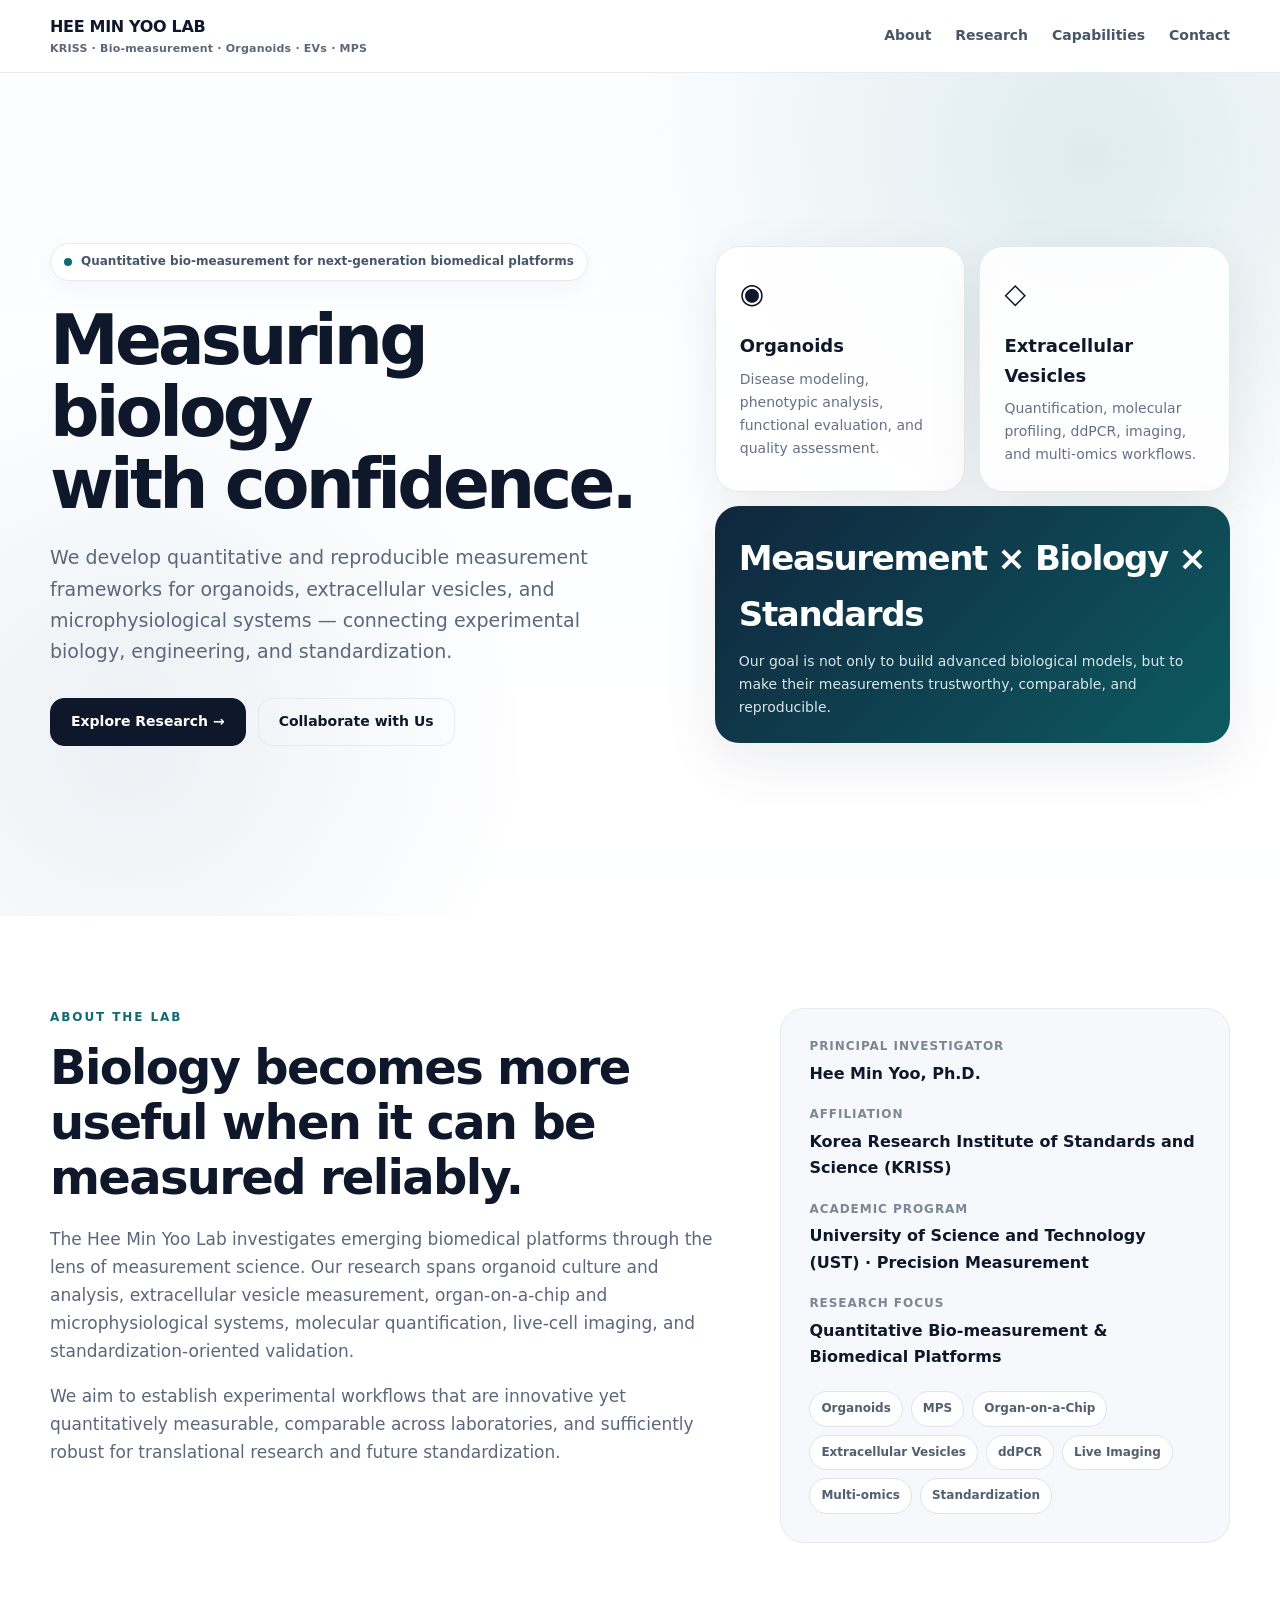
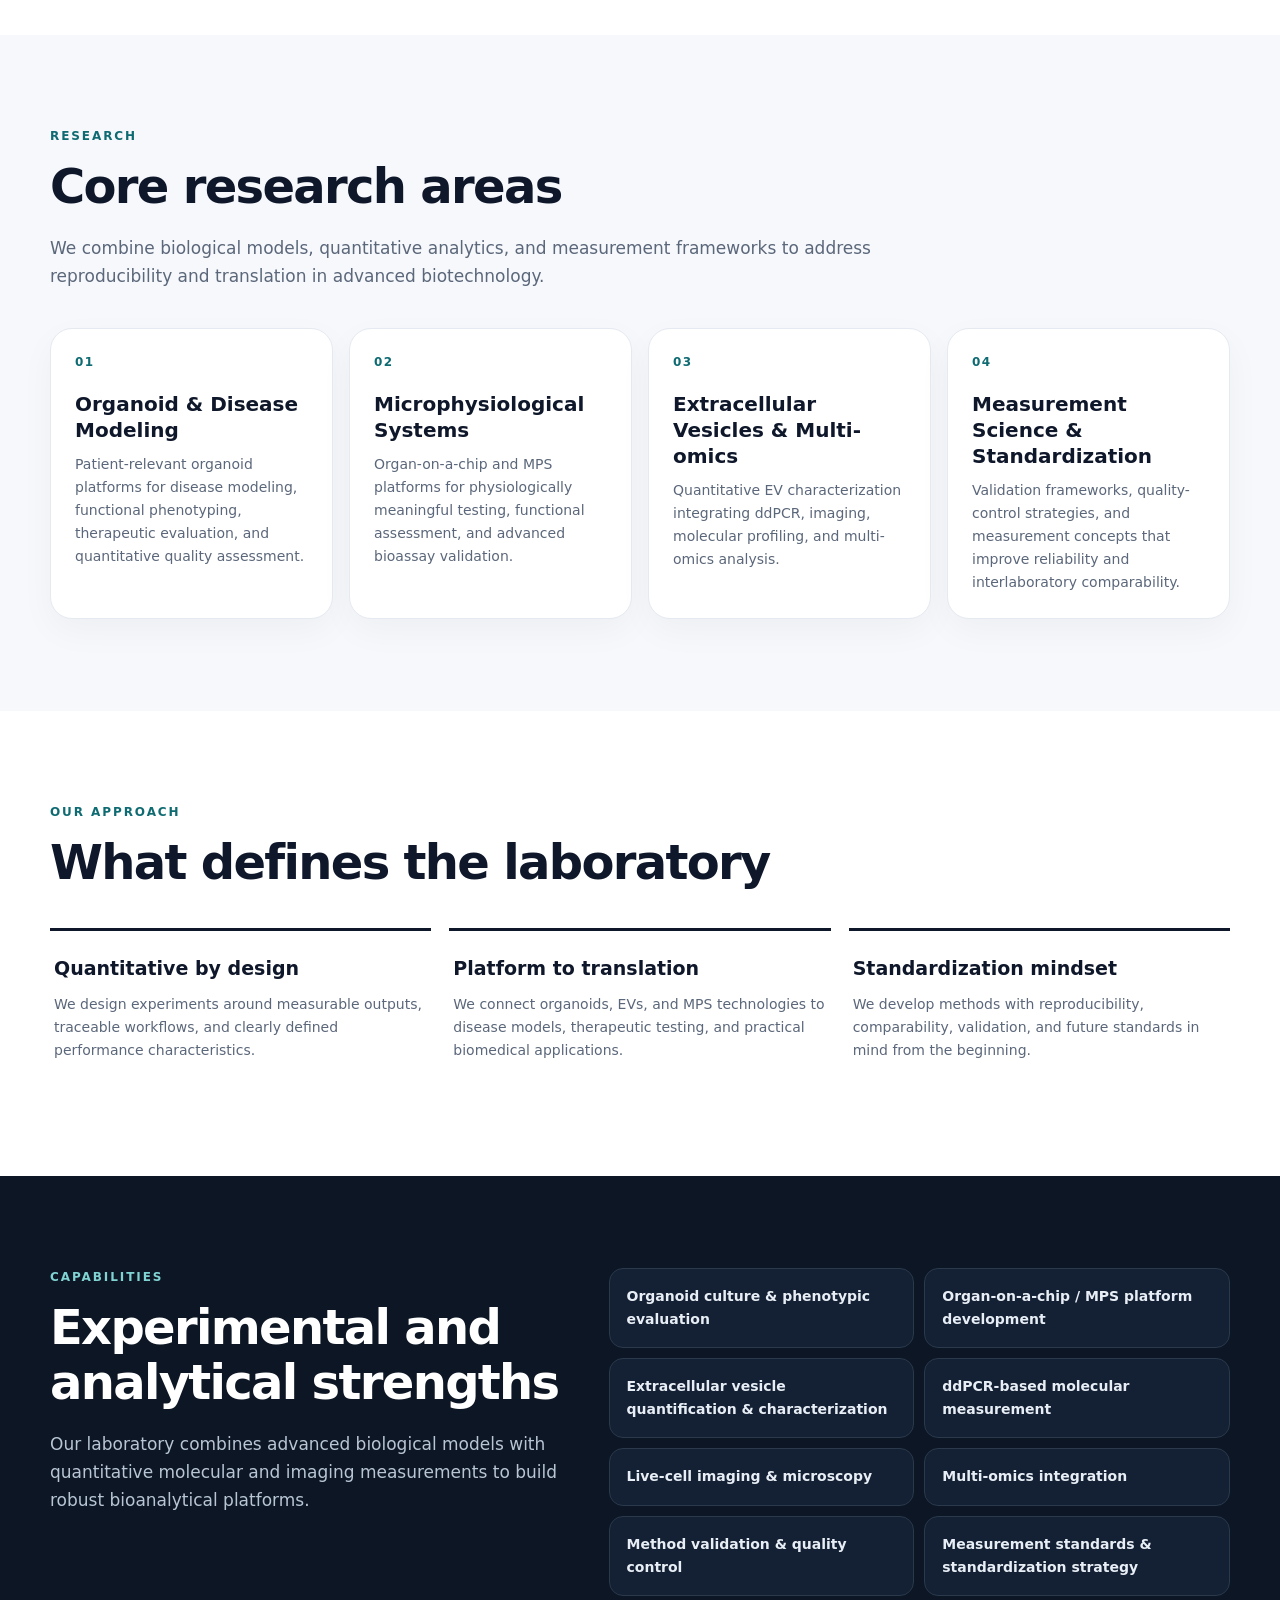
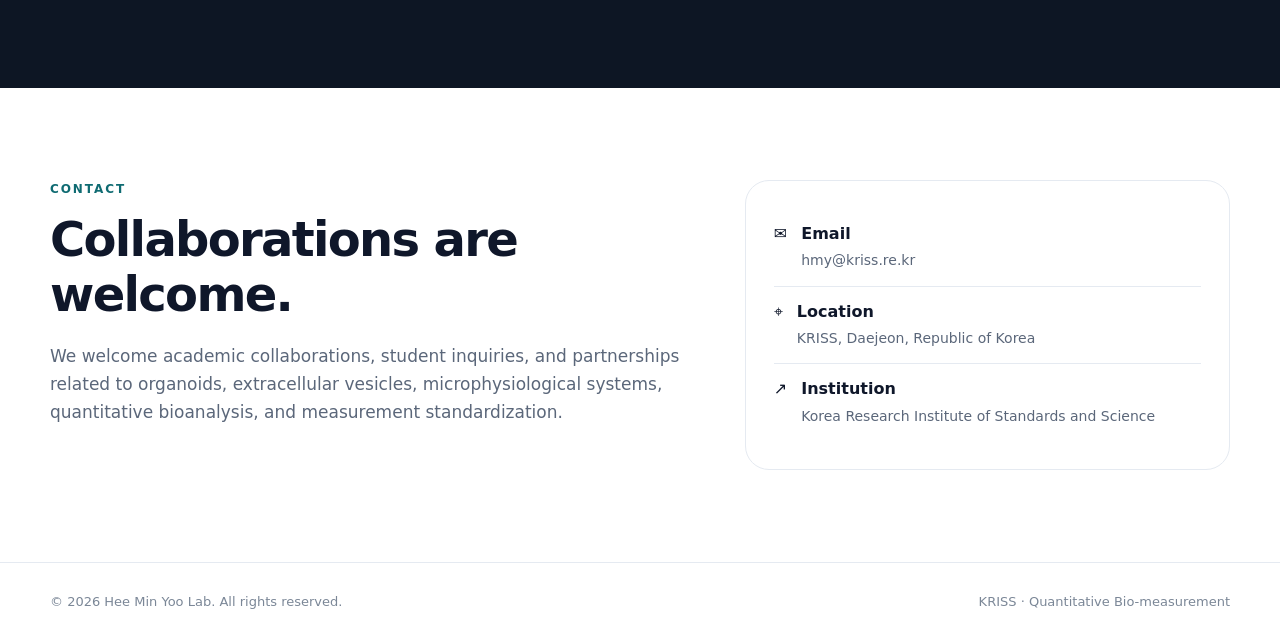
<file: index.html>
<!DOCTYPE html>
<html lang="en">
<head>
  <meta charset="UTF-8" />
  <meta name="viewport" content="width=device-width, initial-scale=1.0" />
  <meta name="description" content="Hee Min Yoo Lab at KRISS — quantitative bio-measurement for organoids, extracellular vesicles, microphysiological systems, and standardization." />
  <meta name="keywords" content="Hee Min Yoo, KRISS, organoid, extracellular vesicle, EV, MPS, organ-on-a-chip, ddPCR, bio-measurement, standardization" />
  <meta name="author" content="Hee Min Yoo Lab" />
  <title>Hee Min Yoo Lab | KRISS Bio-measurement</title>
  <style>
    :root{
      --ink:#0f172a;
      --muted:#5b677a;
      --line:#e5eaf1;
      --soft:#f6f8fb;
      --accent:#0f6b72;
      --accent2:#174a72;
      --white:#fff;
      --shadow:0 18px 55px rgba(15,23,42,.08);
      --radius:24px;
    }
    *{box-sizing:border-box}
    html{scroll-behavior:smooth}
    body{
      margin:0;
      font-family:Inter,ui-sans-serif,system-ui,-apple-system,"Segoe UI",Roboto,"Noto Sans KR",Arial,sans-serif;
      color:var(--ink);
      background:#fff;
      line-height:1.65
    }
    a{color:inherit;text-decoration:none}
    .wrap{width:min(1180px,calc(100% - 40px));margin:auto}

    header{
      position:sticky;top:0;z-index:20;
      background:rgba(255,255,255,.92);
      backdrop-filter:blur(14px);
      border-bottom:1px solid rgba(229,234,241,.9)
    }
    .nav{height:72px;display:flex;align-items:center;justify-content:space-between;gap:20px}
    .brand{font-weight:800;letter-spacing:-.02em}
    .brand small{display:block;font-weight:600;color:var(--muted);font-size:11px;letter-spacing:.02em}
    .links{display:flex;gap:24px;color:#475569;font-size:14px;font-weight:650}
    .links a:hover{color:var(--accent)}

    .hero{
      background:
        radial-gradient(circle at 85% 10%,rgba(15,107,114,.12),transparent 34%),
        radial-gradient(circle at 10% 80%,rgba(23,74,114,.08),transparent 30%),
        linear-gradient(180deg,#fbfdff,#fff);
      overflow:hidden
    }
    .hero-grid{
      min-height:620px;
      display:grid;
      grid-template-columns:1.08fr .92fr;
      gap:60px;
      align-items:center;
      padding:78px 0
    }
    .eyebrow{
      display:inline-flex;align-items:center;gap:9px;
      border:1px solid var(--line);
      background:#fff;
      border-radius:999px;
      padding:8px 13px;
      font-size:12px;
      color:#475569;
      font-weight:700;
      box-shadow:0 8px 30px rgba(15,23,42,.04)
    }
    .dot{width:8px;height:8px;border-radius:50%;background:var(--accent)}
    h1{
      font-size:clamp(42px,5.4vw,72px);
      line-height:1.04;
      letter-spacing:-.055em;
      margin:24px 0 22px;
      max-width:820px
    }
    .lead{font-size:19px;color:var(--muted);max-width:720px}
    .buttons{display:flex;gap:12px;flex-wrap:wrap;margin-top:30px}
    .btn{
      display:inline-flex;align-items:center;justify-content:center;
      min-height:48px;padding:0 20px;border-radius:14px;
      font-size:14px;font-weight:800;border:1px solid var(--line);
      transition:.2s ease
    }
    .btn.primary{background:var(--ink);color:#fff;border-color:var(--ink)}
    .btn:hover{transform:translateY(-1px)}

    .visual{display:grid;grid-template-columns:1fr 1fr;gap:14px}
    .tile{
      min-height:175px;padding:24px;border:1px solid var(--line);
      border-radius:var(--radius);background:rgba(255,255,255,.9);
      box-shadow:var(--shadow)
    }
    .tile.big{
      grid-column:1/-1;min-height:205px;
      background:linear-gradient(135deg,#10263d,#0d5b61);
      color:#fff;border:none
    }
    .icon{font-size:28px}
    .tile h3{margin:14px 0 7px;font-size:18px}
    .tile p{margin:0;color:#667085;font-size:14px}
    .tile.big p{color:#d7e4ea}
    .tile.big .stat{font-size:34px;font-weight:850;letter-spacing:-.04em;margin-bottom:8px}

    section{padding:92px 0}
    .section-label{
      text-transform:uppercase;letter-spacing:.16em;
      font-size:12px;font-weight:850;color:var(--accent);margin-bottom:12px
    }
    .section-title{
      font-size:clamp(30px,4vw,48px);line-height:1.15;
      letter-spacing:-.035em;margin:0 0 20px
    }
    .section-copy{font-size:17px;color:var(--muted);max-width:850px}

    .about-grid{display:grid;grid-template-columns:1.2fr .8fr;gap:56px;align-items:start}
    .profile{border:1px solid var(--line);border-radius:var(--radius);padding:28px;background:var(--soft)}
    .profile dl{margin:0}
    .profile div+div{margin-top:18px}
    .profile dt{
      font-size:12px;color:#7b8797;font-weight:800;
      text-transform:uppercase;letter-spacing:.08em
    }
    .profile dd{margin:4px 0 0;font-weight:760}
    .tags{display:flex;flex-wrap:wrap;gap:8px;margin-top:20px}
    .tag{
      border:1px solid #dde4ec;background:#fff;border-radius:999px;
      padding:7px 11px;font-size:12px;font-weight:700;color:#506070
    }

    .soft{background:var(--soft)}
    .cards{display:grid;grid-template-columns:repeat(4,1fr);gap:16px;margin-top:38px}
    .card{
      background:#fff;border:1px solid var(--line);border-radius:22px;
      padding:24px;min-height:255px;box-shadow:0 12px 35px rgba(15,23,42,.04)
    }
    .card .num{font-size:12px;font-weight:850;color:var(--accent);letter-spacing:.12em}
    .card h3{font-size:20px;line-height:1.3;margin:18px 0 10px}
    .card p{font-size:14px;color:var(--muted);margin:0}

    .principles{display:grid;grid-template-columns:repeat(3,1fr);gap:18px;margin-top:38px}
    .principle{border-top:3px solid var(--ink);padding:22px 4px}
    .principle h3{margin:0 0 8px;font-size:19px}
    .principle p{margin:0;color:var(--muted);font-size:14px}

    .cap-grid{display:grid;grid-template-columns:.9fr 1.1fr;gap:50px;align-items:start}
    .cap-list{display:grid;grid-template-columns:1fr 1fr;gap:10px}
    .cap{
      padding:16px 17px;border:1px solid #2a394c;background:#142034;
      color:#e8eef5;border-radius:14px;font-size:14px;font-weight:650
    }
    .dark{background:#0d1624;color:#fff}
    .dark .section-label{color:#80d3d3}
    .dark .section-copy{color:#b8c5d4}

    .contact{display:grid;grid-template-columns:1fr .75fr;gap:48px;align-items:start}
    .contact-card{border:1px solid var(--line);border-radius:var(--radius);padding:28px}
    .contact-row{display:flex;gap:14px;padding:12px 0}
    .contact-row + .contact-row{border-top:1px solid var(--line)}
    .contact-row strong{display:block}
    .contact-row span{color:var(--muted);font-size:14px}

    footer{border-top:1px solid var(--line);padding:28px 0;color:#7b8797;font-size:13px}
    .foot{display:flex;justify-content:space-between;gap:18px;flex-wrap:wrap}

    @media(max-width:900px){
      .links{display:none}
      .hero-grid,.about-grid,.cap-grid,.contact{grid-template-columns:1fr}
      .hero-grid{padding:60px 0;min-height:auto}
      .visual{max-width:660px}
      .cards{grid-template-columns:1fr 1fr}
      .principles{grid-template-columns:1fr}
      .cap-list{grid-template-columns:1fr 1fr}
    }
    @media(max-width:580px){
      .wrap{width:min(100% - 26px,1180px)}
      .hero-grid{gap:36px}
      .visual,.cards,.cap-list{grid-template-columns:1fr}
      .tile.big{grid-column:auto}
      section{padding:68px 0}
      h1{font-size:42px}
      .lead{font-size:17px}
    }
  </style>
</head>

<body>
<header>
  <div class="wrap nav">
    <a class="brand" href="#top">
      HEE MIN YOO LAB
      <small>KRISS · Bio-measurement · Organoids · EVs · MPS</small>
    </a>
    <nav class="links">
      <a href="#about">About</a>
      <a href="#research">Research</a>
      <a href="#capabilities">Capabilities</a>
      <a href="#contact">Contact</a>
    </nav>
  </div>
</header>

<main id="top">
  <section class="hero">
    <div class="wrap hero-grid">
      <div>
        <div class="eyebrow">
          <span class="dot"></span>
          Quantitative bio-measurement for next-generation biomedical platforms
        </div>
        <h1>Measuring biology<br/>with confidence.</h1>
        <p class="lead">
          We develop quantitative and reproducible measurement frameworks for organoids,
          extracellular vesicles, and microphysiological systems — connecting experimental
          biology, engineering, and standardization.
        </p>
        <div class="buttons">
          <a class="btn primary" href="#research">Explore Research →</a>
          <a class="btn" href="#contact">Collaborate with Us</a>
        </div>
      </div>

      <div class="visual" aria-label="Research highlights">
        <article class="tile">
          <div class="icon">◉</div>
          <h3>Organoids</h3>
          <p>Disease modeling, phenotypic analysis, functional evaluation, and quality assessment.</p>
        </article>
        <article class="tile">
          <div class="icon">◇</div>
          <h3>Extracellular Vesicles</h3>
          <p>Quantification, molecular profiling, ddPCR, imaging, and multi-omics workflows.</p>
        </article>
        <article class="tile big">
          <div class="stat">Measurement × Biology × Standards</div>
          <p>
            Our goal is not only to build advanced biological models, but to make their
            measurements trustworthy, comparable, and reproducible.
          </p>
        </article>
      </div>
    </div>
  </section>

  <section id="about">
    <div class="wrap about-grid">
      <div>
        <div class="section-label">About the Lab</div>
        <h2 class="section-title">Biology becomes more useful when it can be measured reliably.</h2>
        <p class="section-copy">
          The Hee Min Yoo Lab investigates emerging biomedical platforms through the lens of
          measurement science. Our research spans organoid culture and analysis, extracellular
          vesicle measurement, organ-on-a-chip and microphysiological systems, molecular
          quantification, live-cell imaging, and standardization-oriented validation.
        </p>
        <p class="section-copy">
          We aim to establish experimental workflows that are innovative yet quantitatively
          measurable, comparable across laboratories, and sufficiently robust for translational
          research and future standardization.
        </p>
      </div>

      <aside class="profile">
        <dl>
          <div>
            <dt>Principal Investigator</dt>
            <dd>Hee Min Yoo, Ph.D.</dd>
          </div>
          <div>
            <dt>Affiliation</dt>
            <dd>Korea Research Institute of Standards and Science (KRISS)</dd>
          </div>
          <div>
            <dt>Academic Program</dt>
            <dd>University of Science and Technology (UST) · Precision Measurement</dd>
          </div>
          <div>
            <dt>Research Focus</dt>
            <dd>Quantitative Bio-measurement & Biomedical Platforms</dd>
          </div>
        </dl>

        <div class="tags">
          <span class="tag">Organoids</span>
          <span class="tag">MPS</span>
          <span class="tag">Organ-on-a-Chip</span>
          <span class="tag">Extracellular Vesicles</span>
          <span class="tag">ddPCR</span>
          <span class="tag">Live Imaging</span>
          <span class="tag">Multi-omics</span>
          <span class="tag">Standardization</span>
        </div>
      </aside>
    </div>
  </section>

  <section id="research" class="soft">
    <div class="wrap">
      <div class="section-label">Research</div>
      <h2 class="section-title">Core research areas</h2>
      <p class="section-copy">
        We combine biological models, quantitative analytics, and measurement frameworks to
        address reproducibility and translation in advanced biotechnology.
      </p>

      <div class="cards">
        <article class="card">
          <div class="num">01</div>
          <h3>Organoid & Disease Modeling</h3>
          <p>
            Patient-relevant organoid platforms for disease modeling, functional phenotyping,
            therapeutic evaluation, and quantitative quality assessment.
          </p>
        </article>

        <article class="card">
          <div class="num">02</div>
          <h3>Microphysiological Systems</h3>
          <p>
            Organ-on-a-chip and MPS platforms for physiologically meaningful testing,
            functional assessment, and advanced bioassay validation.
          </p>
        </article>

        <article class="card">
          <div class="num">03</div>
          <h3>Extracellular Vesicles & Multi-omics</h3>
          <p>
            Quantitative EV characterization integrating ddPCR, imaging, molecular profiling,
            and multi-omics analysis.
          </p>
        </article>

        <article class="card">
          <div class="num">04</div>
          <h3>Measurement Science & Standardization</h3>
          <p>
            Validation frameworks, quality-control strategies, and measurement concepts that
            improve reliability and interlaboratory comparability.
          </p>
        </article>
      </div>
    </div>
  </section>

  <section>
    <div class="wrap">
      <div class="section-label">Our Approach</div>
      <h2 class="section-title">What defines the laboratory</h2>
      <div class="principles">
        <article class="principle">
          <h3>Quantitative by design</h3>
          <p>
            We design experiments around measurable outputs, traceable workflows, and clearly
            defined performance characteristics.
          </p>
        </article>

        <article class="principle">
          <h3>Platform to translation</h3>
          <p>
            We connect organoids, EVs, and MPS technologies to disease models, therapeutic
            testing, and practical biomedical applications.
          </p>
        </article>

        <article class="principle">
          <h3>Standardization mindset</h3>
          <p>
            We develop methods with reproducibility, comparability, validation, and future
            standards in mind from the beginning.
          </p>
        </article>
      </div>
    </div>
  </section>

  <section id="capabilities" class="dark">
    <div class="wrap cap-grid">
      <div>
        <div class="section-label">Capabilities</div>
        <h2 class="section-title">Experimental and analytical strengths</h2>
        <p class="section-copy">
          Our laboratory combines advanced biological models with quantitative molecular and
          imaging measurements to build robust bioanalytical platforms.
        </p>
      </div>

      <div class="cap-list">
        <div class="cap">Organoid culture & phenotypic evaluation</div>
        <div class="cap">Organ-on-a-chip / MPS platform development</div>
        <div class="cap">Extracellular vesicle quantification & characterization</div>
        <div class="cap">ddPCR-based molecular measurement</div>
        <div class="cap">Live-cell imaging & microscopy</div>
        <div class="cap">Multi-omics integration</div>
        <div class="cap">Method validation & quality control</div>
        <div class="cap">Measurement standards & standardization strategy</div>
      </div>
    </div>
  </section>

  <section id="contact">
    <div class="wrap contact">
      <div>
        <div class="section-label">Contact</div>
        <h2 class="section-title">Collaborations are welcome.</h2>
        <p class="section-copy">
          We welcome academic collaborations, student inquiries, and partnerships related to
          organoids, extracellular vesicles, microphysiological systems, quantitative
          bioanalysis, and measurement standardization.
        </p>
      </div>

      <div class="contact-card">
        <div class="contact-row">
          <div>✉</div>
          <div>
            <strong>Email</strong>
            <span><a href="mailto:hmy@kriss.re.kr">hmy@kriss.re.kr</a></span>
          </div>
        </div>

        <div class="contact-row">
          <div>⌖</div>
          <div>
            <strong>Location</strong>
            <span>KRISS, Daejeon, Republic of Korea</span>
          </div>
        </div>

        <div class="contact-row">
          <div>↗</div>
          <div>
            <strong>Institution</strong>
            <span>Korea Research Institute of Standards and Science</span>
          </div>
        </div>
      </div>
    </div>
  </section>
</main>

<footer>
  <div class="wrap foot">
    <span>© 2026 Hee Min Yoo Lab. All rights reserved.</span>
    <span>KRISS · Quantitative Bio-measurement</span>
  </div>
</footer>
</body>
</html>
</file>
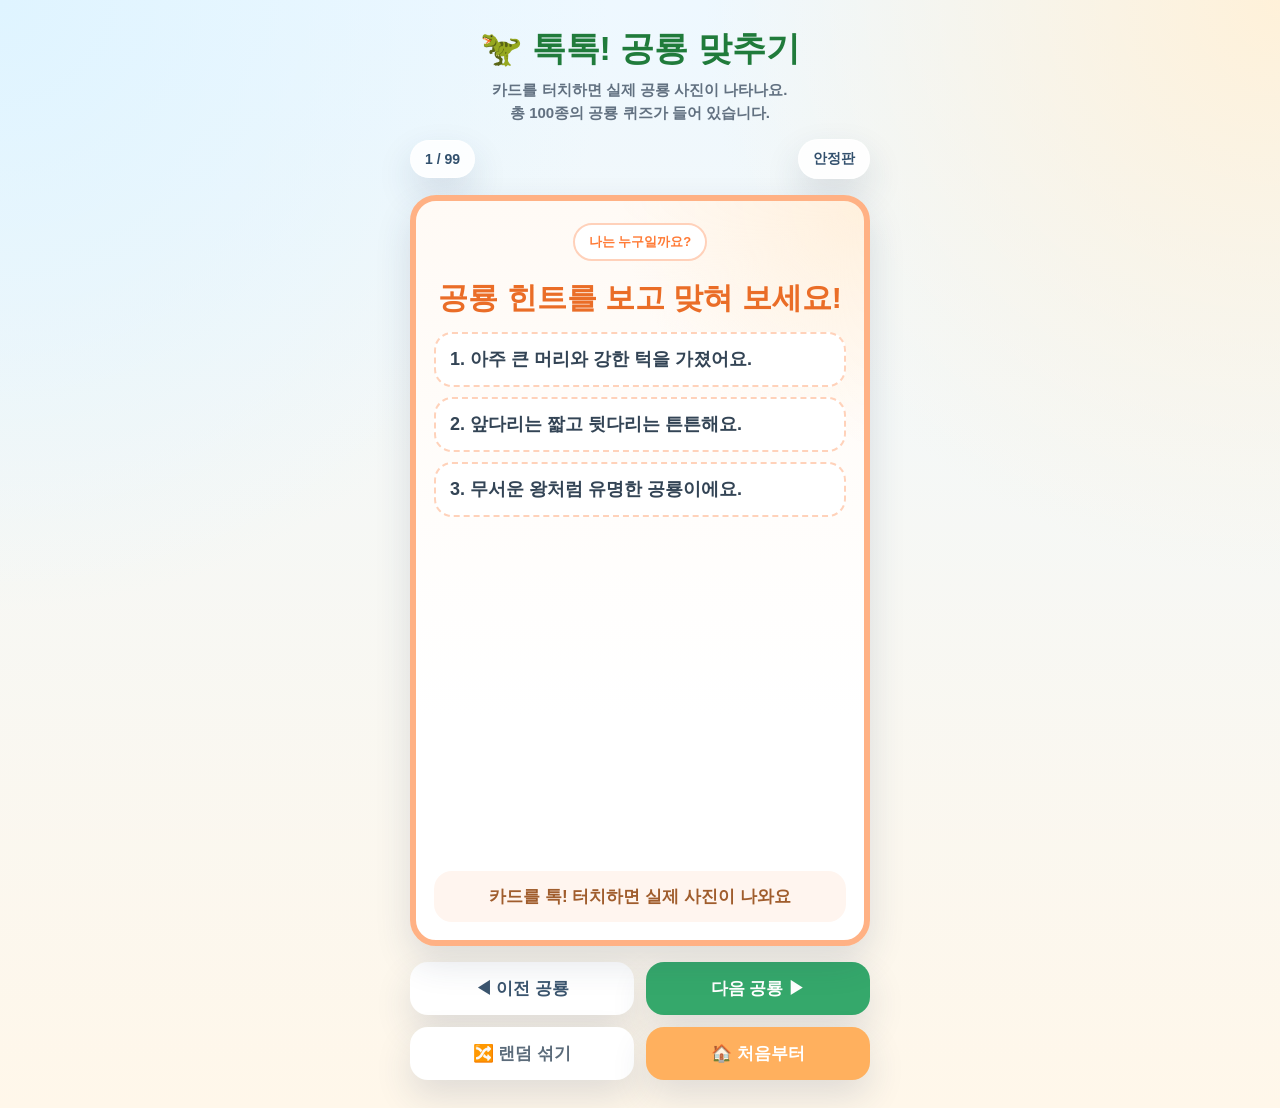
<file: dinosaur.html>
<!DOCTYPE html>
<html lang="ko">
<head>
<meta charset="UTF-8">
<meta name="viewport" content="width=device-width, initial-scale=1.0, viewport-fit=cover">
<title>톡톡! 공룡 맞추기 - 실제 이미지 안정판</title>
<style>
:root {
  --bg1:#eef8ff; --bg2:#fff7ea; --card:#ffffff; --text:#213243; --muted:#627181;
  --shadow:0 16px 36px rgba(36,60,90,.14); --radius:26px;
}
* { box-sizing:border-box; -webkit-tap-highlight-color:transparent; }
html, body { margin:0; padding:0; }
body {
  min-height:100vh;
  font-family:'Malgun Gothic','맑은 고딕','Apple SD Gothic Neo','Noto Sans KR',sans-serif;
  color:var(--text);
  background:
    radial-gradient(circle at top left, #dff4ff 0%, transparent 36%),
    radial-gradient(circle at top right, #fff1d9 0%, transparent 34%),
    linear-gradient(180deg,var(--bg1),var(--bg2));
  display:flex; justify-content:center; padding:18px 12px 28px;
}
.app { width:min(100%, 460px); }
.header { text-align:center; margin-bottom:14px; }
h1 { margin:8px 0 6px; font-size:clamp(28px, 6vw, 34px); color:#207b3b; }
.sub { color:var(--muted); font-size:15px; line-height:1.55; font-weight:700; margin:0 auto 8px; }
.topbar { display:flex; justify-content:space-between; align-items:center; gap:10px; margin:10px 0 16px; }
.badge {
  background:rgba(255,255,255,.85); border:1px solid rgba(255,255,255,.9); box-shadow:var(--shadow);
  padding:10px 14px; border-radius:999px; font-weight:800; color:#32506d; font-size:14px;
}
.card-container { width:100%; aspect-ratio: 3 / 4.9; perspective:1200px; margin:0 auto; }
.card {
  width:100%; height:100%; position:relative; transform-style:preserve-3d;
  transition:transform .7s cubic-bezier(.2,.7,.2,1); cursor:pointer;
}
.card-container.flipped .card { transform:rotateY(180deg); }
.face {
  position:absolute; inset:0; backface-visibility:hidden; border-radius:var(--radius); overflow:hidden;
  box-shadow:var(--shadow); background:var(--card);
}
.front {
  border:6px solid #ffb184;
  background:
    radial-gradient(circle at top right, #fff0dd 0%, transparent 28%),
    linear-gradient(180deg, #fffaf5, #ffffff 70%);
  padding:22px 18px 18px;
  display:flex; flex-direction:column;
}
.back {
  border:6px solid #76d0b0;
  background:
    radial-gradient(circle at top left, #dffff2 0%, transparent 30%),
    linear-gradient(180deg, #f7fffb, #ffffff 70%);
  transform:rotateY(180deg);
  padding:18px 16px 16px;
  display:flex; flex-direction:column; align-items:center;
}
.prompt {
  display:inline-flex; align-self:center; background:#fff; border-radius:999px; padding:8px 14px;
  font-size:13px; font-weight:900; color:#ff7a35; border:2px solid #ffd1ba; margin-bottom:12px;
}
.qtitle { font-size:clamp(24px,5.6vw,30px); font-weight:900; line-height:1.25; margin:6px 0 12px; text-align:center; color:#ea6d27; }
.hints { display:grid; gap:10px; margin-top:4px; }
.hint {
  background:#fff; border:2px dashed #ffd2ba; border-radius:18px; padding:12px 14px; text-align:left;
  font-size:18px; line-height:1.5; font-weight:800; color:#334455;
}
.tapbox {
  margin-top:auto; text-align:center; padding:14px 12px; border-radius:18px; background:#fff5ef;
  color:#a05d2d; font-weight:900; font-size:17px;
}
.answer-name { margin:6px 0 4px; font-size:clamp(24px, 5.8vw, 30px); font-weight:900; color:#17825a; text-align:center; }
.meta { display:flex; flex-wrap:wrap; justify-content:center; gap:8px; margin-bottom:12px; }
.pill {
  background:#effaf5; color:#2f775d; border:1px solid #d0f1e5; padding:7px 11px; border-radius:999px;
  font-size:13px; font-weight:800;
}
.image-wrap {
  width:100%; flex:1; display:flex; align-items:center; justify-content:center;
  border-radius:22px; overflow:hidden; background:linear-gradient(180deg,#f2fffa,#eefcff); border:2px solid #d9f4eb;
  position:relative;
}
.image-wrap img {
  width:100%;
  height:100%;
  object-fit:contain;
  display:block;
  background:#f3fbff;
  padding:8px;
}
.overlay {
  position:absolute; left:12px; right:12px; bottom:12px; background:rgba(255,255,255,.88);
  border-radius:12px; padding:8px 10px; font-size:12px; line-height:1.45; font-weight:800; color:#52677b; text-align:center;
}
.source-link {
  margin-top:10px; text-align:center; font-size:13px; font-weight:800;
}
.source-link a {
  color:#2f7f62; text-decoration:none; border-bottom:1px dashed #2f7f62;
}
.backhint { margin-top:10px; text-align:center; color:#4d6a65; font-weight:800; font-size:14px; line-height:1.5; }
.controls { display:grid; grid-template-columns: 1fr 1fr; gap:12px; margin-top:16px; }
button {
  appearance:none; border:none; border-radius:18px; padding:15px 16px; font-size:17px; font-weight:900; cursor:pointer;
  box-shadow:var(--shadow);
}
button:active { transform:translateY(1px) scale(.995); }
.prev { background:#ffffff; color:#3b556e; }
.next { background:#35a86b; color:#fff; }
.bottom-controls { display:grid; grid-template-columns: 1fr 1fr; gap:12px; margin-top:12px; }
.secondary { background:#fff; color:#5b6b7a; }
.primary { background:#ffb05e; color:#fff; }
.footer { margin-top:14px; text-align:center; color:#6d7c8d; font-size:13px; font-weight:700; line-height:1.55; }
@media (max-width: 380px) {
  .hint { font-size:16px; }
  button { font-size:16px; }
}
</style>
</head>
<body>
  <div class="app">
    <div class="header">
      <h1>🦖 톡톡! 공룡 맞추기</h1>
      <p class="sub">카드를 터치하면 실제 공룡 사진이 나타나요.<br>총 <strong>100종</strong>의 공룡 퀴즈가 들어 있습니다.</p>
    </div>

    <div class="topbar">
      <div class="badge" id="countBadge">1 / 100</div>
      <div class="badge">안정판</div>
    </div>

    <div class="card-container" id="cardContainer">
      <div class="card" id="card" onclick="flipCard()">
        <div class="face front">
          <div class="prompt">나는 누구일까요?</div>
          <div class="qtitle">공룡 힌트를 보고 맞혀 보세요!</div>
          <div class="hints" id="hintList"></div>
          <div class="tapbox">카드를 톡! 터치하면 실제 사진이 나와요</div>
        </div>

        <div class="face back">
          <div class="answer-name" id="dinoName">티라노사우루스</div>
          <div class="meta">
            <span class="pill" id="dinoDiet">육식</span>
            <span class="pill" id="dinoPeriod">백악기</span>
          </div>
          <div class="image-wrap">
            <img id="dinoImage" alt="공룡 이미지">
            <div class="overlay" id="overlayText">로딩 중...</div>
          </div>
          <div class="source-link" id="sourceLink"></div>
          <div class="backhint">일부 공룡은 첫 로딩에 몇 초 걸릴 수 있습니다.</div>
        </div>
      </div>
    </div>

    <div class="controls">
      <button class="prev" onclick="prevCard(event)">◀ 이전 공룡</button>
      <button class="next" onclick="nextCard(event)">다음 공룡 ▶</button>
    </div>

    <div class="bottom-controls">
      <button class="secondary" onclick="shuffleDeck(event)">🔀 랜덤 섞기</button>
      <button class="primary" onclick="goFirst(event)">🏠 처음부터</button>
    </div>
  </div>

<script>
// 기존에 작성해주신 100개의 공룡 데이터입니다.
const dinosaurs = [{"name": "티라노사우루스", "group": "theropod", "diet": "육식", "period": "백악기", "hints": ["아주 큰 머리와 강한 턱을 가졌어요.", "앞다리는 짧고 뒷다리는 튼튼해요.", "무서운 왕처럼 유명한 공룡이에요."], "wikiSearch": "Tyrannosaurus", "wikiPageUrl": "https://en.m.wikipedia.org/wiki/Tyrannosaurus"}, {"name": "트리케라톱스", "group": "ceratopsian", "diet": "초식", "period": "백악기", "hints": ["얼굴에 뿔이 세 개 있어요.", "목 뒤에 커다란 프릴이 있어요.", "네 발로 걸으며 풀을 먹었어요."], "wikiSearch": "Triceratops", "wikiPageUrl": "https://en.m.wikipedia.org/wiki/Triceratops"}, {"name": "브라키오사우루스", "group": "sauropod", "diet": "초식", "period": "쥐라기", "hints": ["목이 아주 길어요.", "앞다리가 뒷다리보다 조금 길어요.", "높은 나무 잎을 잘 먹었어요."], "wikiSearch": "Brachiosaurus", "wikiPageUrl": "https://en.m.wikipedia.org/wiki/Brachiosaurus"}, {"name": "스테고사우루스", "group": "stegosaur", "diet": "초식", "period": "쥐라기", "hints": ["등에 큰 판이 줄지어 있어요.", "꼬리 끝에 뾰족한 가시가 있어요.", "몸은 크지만 머리는 비교적 작아요."], "wikiSearch": "Stegosaurus", "wikiPageUrl": "https://en.m.wikipedia.org/wiki/Stegosaurus"}, {"name": "안킬로사우루스", "group": "ankylosaur", "diet": "초식", "period": "백악기", "hints": ["몸이 딱딱한 갑옷처럼 보여요.", "꼬리 끝이 둥근 곤봉처럼 생겼어요.", "천천히 걸었지만 방어를 잘했어요."], "wikiSearch": "Ankylosaurus", "wikiPageUrl": "https://en.m.wikipedia.org/wiki/Ankylosaurus"}, {"name": "벨로키랍토르", "group": "theropod", "diet": "육식", "period": "백악기", "hints": ["몸집은 생각보다 크지 않았어요.", "뒷발에 날카로운 발톱이 있었어요.", "빠르고 재빠른 사냥꾼으로 유명해요."], "wikiSearch": "Velociraptor", "wikiPageUrl": "https://en.m.wikipedia.org/wiki/Velociraptor"}, {"name": "디플로도쿠스", "group": "sauropod", "diet": "초식", "period": "쥐라기", "hints": ["목도 길고 꼬리도 아주 길어요.", "몸집이 매우 큰 초식 공룡이에요.", "무리를 지어 움직였을지도 몰라요."], "wikiSearch": "Diplodocus", "wikiPageUrl": "https://en.m.wikipedia.org/wiki/Diplodocus"}, {"name": "아파토사우루스", "group": "sauropod", "diet": "초식", "period": "쥐라기", "hints": ["거대한 몸집을 가진 목 긴 공룡이에요.", "목으로 높은 곳의 식물을 먹었어요.", "긴 꼬리도 함께 흔들렸어요."], "wikiSearch": "Apatosaurus", "wikiPageUrl": "https://en.m.wikipedia.org/wiki/Apatosaurus"}, {"name": "알로사우루스", "group": "theropod", "diet": "육식", "period": "쥐라기", "hints": ["큰 입과 날카로운 이빨을 가졌어요.", "두 다리로 걷는 무서운 사냥꾼이었어요.", "티라노사우루스보다 더 오래전 공룡이에요."], "wikiSearch": "Allosaurus", "wikiPageUrl": "https://en.m.wikipedia.org/wiki/Allosaurus"}, {"name": "스피노사우루스", "group": "theropod", "diet": "육식", "period": "백악기", "hints": ["등에 돛 같은 큰 구조가 있어요.", "주둥이가 길고 악어처럼 보이기도 해요.", "물가에서 물고기를 먹었을 가능성이 커요."], "wikiSearch": "Spinosaurus", "wikiPageUrl": "https://en.m.wikipedia.org/wiki/Spinosaurus"}, {"name": "파라사우롤로푸스", "group": "hadrosaur", "diet": "초식", "period": "백악기", "hints": ["머리 뒤로 길게 뻗은 관이 있어요.", "오리주둥이처럼 넓은 입을 가졌어요.", "소리를 내는 데 도움이 되었을지도 몰라요."], "wikiSearch": "Parasaurolophus", "wikiPageUrl": "https://en.m.wikipedia.org/wiki/Parasaurolophus"}, {"name": "파키케팔로사우루스", "group": "pachycephalosaur", "diet": "초식", "period": "백악기", "hints": ["머리 위가 둥글고 두꺼워요.", "머리뼈가 무척 단단했어요.", "이상한 머리 모양으로 유명해요."], "wikiSearch": "Pachycephalosaurus", "wikiPageUrl": "https://en.m.wikipedia.org/wiki/Pachycephalosaurus"}, {"name": "이구아노돈", "group": "ornithopod", "diet": "초식", "period": "백악기", "hints": ["엄지손가락이 뾰족했어요.", "두 발과 네 발을 모두 썼을 수 있어요.", "초기의 유명한 공룡 발견 중 하나예요."], "wikiSearch": "Iguanodon", "wikiPageUrl": "https://en.m.wikipedia.org/wiki/Iguanodon"}, {"name": "카르노타우루스", "group": "theropod", "diet": "육식", "period": "백악기", "hints": ["눈 위에 짧은 뿔이 있어요.", "앞다리가 아주아주 작아요.", "빠르게 달렸을 것으로 생각돼요."], "wikiSearch": "Carnotaurus", "wikiPageUrl": "https://en.m.wikipedia.org/wiki/Carnotaurus"}, {"name": "갈리미무스", "group": "ornithomimid", "diet": "잡식", "period": "백악기", "hints": ["타조처럼 길고 가는 다리를 가졌어요.", "빠르게 달리는 데 유리했어요.", "부리가 있어 보이는 입을 가졌어요."], "wikiSearch": "Gallimimus", "wikiPageUrl": "https://en.m.wikipedia.org/wiki/Gallimimus"}, {"name": "콤프소그나투스", "group": "theropod", "diet": "육식", "period": "쥐라기", "hints": ["아주 작은 몸집의 공룡이에요.", "두 발로 재빠르게 움직였어요.", "작은 동물을 잡아먹었을 거예요."], "wikiSearch": "Compsognathus", "wikiPageUrl": "https://en.m.wikipedia.org/wiki/Compsognathus"}, {"name": "딜로포사우루스", "group": "theropod", "diet": "육식", "period": "쥐라기", "hints": ["머리 위에 두 개의 볏이 있어요.", "두 발로 걷는 육식 공룡이에요.", "초기 대형 육식 공룡으로 알려져요."], "wikiSearch": "Dilophosaurus", "wikiPageUrl": "https://en.m.wikipedia.org/wiki/Dilophosaurus"}, {"name": "기가노토사우루스", "group": "theropod", "diet": "육식", "period": "백악기", "hints": ["아주 거대한 육식 공룡이에요.", "긴 몸과 큰 머리를 가졌어요.", "남아메리카에서 살았어요."], "wikiSearch": "Giganotosaurus", "wikiPageUrl": "https://en.m.wikipedia.org/wiki/Giganotosaurus"}, {"name": "카마라사우루스", "group": "sauropod", "diet": "초식", "period": "쥐라기", "hints": ["목이 길고 몸이 큰 초식 공룡이에요.", "코 쪽 머리뼈 모양이 독특해요.", "나무와 식물을 많이 먹었어요."], "wikiSearch": "Camarasaurus", "wikiPageUrl": "https://en.m.wikipedia.org/wiki/Camarasaurus"}, {"name": "코엘로피시스", "group": "theropod", "diet": "육식", "period": "트라이아스기", "hints": ["아주 오래전 초창기 공룡이에요.", "몸이 날씬하고 빨랐어요.", "무리로 살았을 가능성이 있어요."], "wikiSearch": "Coelophysis", "wikiPageUrl": "https://en.m.wikipedia.org/wiki/Coelophysis"}, {"name": "오비랍토르", "group": "oviraptorosaur", "diet": "잡식", "period": "백악기", "hints": ["부리처럼 보이는 입을 가졌어요.", "알과 둥지 근처 화석으로 유명해요.", "이름과 달리 꼭 알도둑은 아닐 수 있어요."], "wikiSearch": "Oviraptor", "wikiPageUrl": "https://en.m.wikipedia.org/wiki/Oviraptor"}, {"name": "마이아사우라", "group": "hadrosaur", "diet": "초식", "period": "백악기", "hints": ["새끼를 잘 돌본 공룡으로 유명해요.", "오리주둥이처럼 넓은 입이 있어요.", "무리를 이루어 살았을지도 몰라요."], "wikiSearch": "Maiasaura", "wikiPageUrl": "https://en.m.wikipedia.org/wiki/Maiasaura"}, {"name": "에드몬토사우루스", "group": "hadrosaur", "diet": "초식", "period": "백악기", "hints": ["오리주둥이 공룡 무리에 속해요.", "큰 무리를 지어 이동했을 수 있어요.", "넓은 입으로 식물을 잘 먹었어요."], "wikiSearch": "Edmontosaurus", "wikiPageUrl": "https://en.m.wikipedia.org/wiki/Edmontosaurus"}, {"name": "샨퉁고사우루스", "group": "hadrosaur", "diet": "초식", "period": "백악기", "hints": ["오리주둥이 공룡 중 아주 큰 편이에요.", "몸집이 커서 눈에 잘 띄었어요.", "식물을 많이 먹었어요."], "wikiSearch": "Shantungosaurus", "wikiPageUrl": "https://en.m.wikipedia.org/wiki/Shantungosaurus"}, {"name": "람베오사우루스", "group": "hadrosaur", "diet": "초식", "period": "백악기", "hints": ["머리에 멋진 볏이 있어요.", "오리주둥이 같은 입을 가졌어요.", "볏으로 소리를 냈을지도 몰라요."], "wikiSearch": "Lambeosaurus", "wikiPageUrl": "https://en.m.wikipedia.org/wiki/Lambeosaurus"}, {"name": "코리토사우루스", "group": "hadrosaur", "diet": "초식", "period": "백악기", "hints": ["머리 위 볏이 투구처럼 보여요.", "초식성 오리주둥이 공룡이에요.", "무리 생활을 했을 수 있어요."], "wikiSearch": "Corythosaurus", "wikiPageUrl": "https://en.m.wikipedia.org/wiki/Corythosaurus"}, {"name": "사우롤로푸스", "group": "hadrosaur", "diet": "초식", "period": "백악기", "hints": ["머리 뒤로 짧은 돌기가 나 있어요.", "오리주둥이 공룡 무리예요.", "식물을 뜯어 먹는 데 능숙했어요."], "wikiSearch": "Saurolophus", "wikiPageUrl": "https://en.m.wikipedia.org/wiki/Saurolophus"}, {"name": "펜타케라톱스", "group": "ceratopsian", "diet": "초식", "period": "백악기", "hints": ["얼굴 장식이 아주 화려해 보여요.", "큰 프릴과 여러 뿔이 특징이에요.", "트리케라톱스의 친척처럼 느껴져요."], "wikiSearch": "Pentaceratops", "wikiPageUrl": "https://en.m.wikipedia.org/wiki/Pentaceratops"}, {"name": "스티라코사우루스", "group": "ceratopsian", "diet": "초식", "period": "백악기", "hints": ["목 프릴에 긴 뿔들이 달려 있어요.", "코 쪽에도 큰 뿔이 있어요.", "화려한 얼굴 장식으로 유명해요."], "wikiSearch": "Styracosaurus", "wikiPageUrl": "https://en.m.wikipedia.org/wiki/Styracosaurus"}, {"name": "센트로사우루스", "group": "ceratopsian", "diet": "초식", "period": "백악기", "hints": ["코 위 큰 뿔이 눈에 띄어요.", "목 뒤 프릴이 있어요.", "무리 지어 살았을 가능성이 있어요."], "wikiSearch": "Centrosaurus", "wikiPageUrl": "https://en.m.wikipedia.org/wiki/Centrosaurus"}, {"name": "프로토케라톱스", "group": "ceratopsian", "diet": "초식", "period": "백악기", "hints": ["작은 몸집의 뿔공룡 친척이에요.", "큰 뿔은 없지만 프릴이 있어요.", "둥지와 알 화석으로도 유명해요."], "wikiSearch": "Protoceratops", "wikiPageUrl": "https://en.m.wikipedia.org/wiki/Protoceratops"}, {"name": "토로사우루스", "group": "ceratopsian", "diet": "초식", "period": "백악기", "hints": ["목 프릴이 아주 크고 넓어요.", "큰 몸집의 뿔공룡이에요.", "얼굴 장식이 멋져 보여요."], "wikiSearch": "Torosaurus", "wikiPageUrl": "https://en.m.wikipedia.org/wiki/Torosaurus"}, {"name": "코스모케라톱스", "group": "ceratopsian", "diet": "초식", "period": "백악기", "hints": ["프릴과 뿔 장식이 매우 화려해요.", "마치 왕관처럼 보이는 부분이 있어요.", "뿔공룡 중에서도 독특한 얼굴이에요."], "wikiSearch": "Kosmoceratops", "wikiPageUrl": "https://en.m.wikipedia.org/wiki/Kosmoceratops"}, {"name": "카스모사우루스", "group": "ceratopsian", "diet": "초식", "period": "백악기", "hints": ["목 뒤 프릴이 길고 넓어요.", "얼굴에 뿔이 있어요.", "초식성 뿔공룡이에요."], "wikiSearch": "Chasmosaurus", "wikiPageUrl": "https://en.m.wikipedia.org/wiki/Chasmosaurus"}, {"name": "유오플로케팔루스", "group": "ankylosaur", "diet": "초식", "period": "백악기", "hints": ["몸을 덮는 갑옷이 단단해 보여요.", "꼬리 곤봉으로 자신을 지켰어요.", "낮은 자세로 느리게 움직였어요."], "wikiSearch": "Euoplocephalus", "wikiPageUrl": "https://en.m.wikipedia.org/wiki/Euoplocephalus"}, {"name": "사우로펠타", "group": "ankylosaur", "diet": "초식", "period": "백악기", "hints": ["몸 옆과 등에 가시가 있어요.", "갑옷 같은 피부를 가졌어요.", "낮은 몸으로 식물을 먹었어요."], "wikiSearch": "Sauropelta", "wikiPageUrl": "https://en.m.wikipedia.org/wiki/Sauropelta"}, {"name": "노도사우루스", "group": "ankylosaur", "diet": "초식", "period": "백악기", "hints": ["몸에 단단한 판이 많이 있어요.", "갑옷공룡 무리에 속해요.", "방어에 강한 공룡이었어요."], "wikiSearch": "Nodosaurus", "wikiPageUrl": "https://en.m.wikipedia.org/wiki/Nodosaurus"}, {"name": "에드몬토니아", "group": "ankylosaur", "diet": "초식", "period": "백악기", "hints": ["어깨 쪽 큰 가시가 인상적이에요.", "몸 전체에 갑옷이 있어요.", "천천히 움직였지만 쉽게 당하지 않았어요."], "wikiSearch": "Edmontonia", "wikiPageUrl": "https://en.m.wikipedia.org/wiki/Edmontonia"}, {"name": "켄트로사우루스", "group": "stegosaur", "diet": "초식", "period": "쥐라기", "hints": ["등과 꼬리에 가시와 판이 있어요.", "스테고사우루스의 친척이에요.", "방어용 꼬리가 무서웠어요."], "wikiSearch": "Kentrosaurus", "wikiPageUrl": "https://en.m.wikipedia.org/wiki/Kentrosaurus"}, {"name": "후아양고사우루스", "group": "stegosaur", "diet": "초식", "period": "쥐라기", "hints": ["등에 판이 줄지어 있어요.", "가시가 몸을 지켜 주었어요.", "초기 스테고사우루스류 공룡이에요."], "wikiSearch": "Huayangosaurus", "wikiPageUrl": "https://en.m.wikipedia.org/wiki/Huayangosaurus"}, {"name": "미라가이아", "group": "stegosaur", "diet": "초식", "period": "쥐라기", "hints": ["목이 비교적 길다고 알려졌어요.", "등에 판이 있어요.", "식물을 먹는 스테고사우루스류예요."], "wikiSearch": "Miragaia", "wikiPageUrl": "https://en.m.wikipedia.org/wiki/Miragaia"}, {"name": "사우로포세이돈", "group": "sauropod", "diet": "초식", "period": "백악기", "hints": ["목이 아주 길고 키가 매우 컸어요.", "높은 곳의 나뭇잎을 먹기 좋았어요.", "엄청 큰 몸집으로 유명해요."], "wikiSearch": "Sauroposeidon", "wikiPageUrl": "https://en.m.wikipedia.org/wiki/Sauroposeidon"}, {"name": "아르젠티노사우루스", "group": "sauropod", "diet": "초식", "period": "백악기", "hints": ["아주아주 거대한 초식 공룡으로 유명해요.", "몸집이 커서 땅이 울릴 것 같아요.", "긴 목과 긴 꼬리를 가졌어요."], "wikiSearch": "Argentinosaurus", "wikiPageUrl": "https://en.m.wikipedia.org/wiki/Argentinosaurus"}, {"name": "파타고티탄", "group": "sauropod", "diet": "초식", "period": "백악기", "hints": ["정말 큰 몸집을 가진 티탄 공룡이에요.", "목이 길고 다리가 굵어요.", "풀과 나뭇잎을 많이 먹었어요."], "wikiSearch": "Patagotitan", "wikiPageUrl": "https://en.m.wikipedia.org/wiki/Patagotitan"}, {"name": "살타사우루스", "group": "sauropod", "diet": "초식", "period": "백악기", "hints": ["목 긴 초식 공룡 무리에 속해요.", "몸에 작은 갑옷 같은 구조가 있었어요.", "거대한 몸으로 식물을 먹었어요."], "wikiSearch": "Saltasaurus", "wikiPageUrl": "https://en.m.wikipedia.org/wiki/Saltasaurus"}, {"name": "마멘치사우루스", "group": "sauropod", "diet": "초식", "period": "쥐라기", "hints": ["목이 특히 아주 길어요.", "몸집도 매우 커요.", "높은 식물을 먹는 데 유리했어요."], "wikiSearch": "Mamenchisaurus", "wikiPageUrl": "https://en.m.wikipedia.org/wiki/Mamenchisaurus"}, {"name": "슈노사우루스", "group": "sauropod", "diet": "초식", "period": "쥐라기", "hints": ["목이 긴 초식 공룡이에요.", "꼬리 끝에 특별한 구조가 있었을지도 몰라요.", "큰 몸으로 천천히 움직였어요."], "wikiSearch": "Shunosaurus", "wikiPageUrl": "https://en.m.wikipedia.org/wiki/Shunosaurus"}, {"name": "오피스토코엘리카우디아", "group": "sauropod", "diet": "초식", "period": "백악기", "hints": ["거대한 티탄 공룡 무리의 한 종류예요.", "긴 목과 꼬리를 가졌어요.", "나무와 식물을 먹었어요."], "wikiSearch": "Opisthocoelicaudia", "wikiPageUrl": "https://en.m.wikipedia.org/wiki/Opisthocoelicaudia"}, {"name": "테라토폰يوس", "group": "theropod", "diet": "육식", "period": "백악기", "hints": ["티라노사우루스 친척 무리에 속해요.", "큰 머리와 강한 턱을 가졌어요.", "무서운 사냥꾼이었어요."], "wikiSearch": "Teratophoneus", "wikiPageUrl": "https://en.m.wikipedia.org/wiki/Teratophoneus"}, {"name": "다스플레토사우루스", "group": "theropod", "diet": "육식", "period": "백악기", "hints": ["티라노사우루스와 비슷한 친척이에요.", "큰 이빨과 강한 턱을 가졌어요.", "백악기의 육식 공룡이에요."], "wikiSearch": "Daspletosaurus", "wikiPageUrl": "https://en.m.wikipedia.org/wiki/Daspletosaurus"}, {"name": "타르보사우루스", "group": "theropod", "diet": "육식", "period": "백악기", "hints": ["아시아에서 살던 큰 티라노사우루스 친척이에요.", "머리가 크고 힘이 셌어요.", "무서운 육식 공룡으로 알려져요."], "wikiSearch": "Tarbosaurus", "wikiPageUrl": "https://en.m.wikipedia.org/wiki/Tarbosaurus"}, {"name": "알버토사우루스", "group": "theropod", "diet": "육식", "period": "백악기", "hints": ["티라노사우루스 친척 공룡이에요.", "강한 턱과 날카로운 이빨이 있어요.", "두 다리로 걷는 큰 사냥꾼이에요."], "wikiSearch": "Albertosaurus", "wikiPageUrl": "https://en.m.wikipedia.org/wiki/Albertosaurus"}, {"name": "마푸사우루스", "group": "theropod", "diet": "육식", "period": "백악기", "hints": ["남아메리카의 큰 육식 공룡이에요.", "길고 큰 몸을 가졌어요.", "무리 사냥 이야기로도 유명해요."], "wikiSearch": "Mapusaurus", "wikiPageUrl": "https://en.m.wikipedia.org/wiki/Mapusaurus"}, {"name": "아크로칸토사우루스", "group": "theropod", "diet": "육식", "period": "백악기", "hints": ["등 쪽 척추가 높게 솟아 있어요.", "큰 몸집의 육식 공룡이에요.", "두 발로 걸으며 사냥했어요."], "wikiSearch": "Acrocanthosaurus", "wikiPageUrl": "https://en.m.wikipedia.org/wiki/Acrocanthosaurus"}, {"name": "세라토사우루스", "group": "theropod", "diet": "육식", "period": "쥐라기", "hints": ["코 위에 뿔 같은 돌기가 있어요.", "날카로운 이빨을 가졌어요.", "두 발로 걷는 육식 공룡이에요."], "wikiSearch": "Ceratosaurus", "wikiPageUrl": "https://en.m.wikipedia.org/wiki/Ceratosaurus"}, {"name": "토르보사우루스", "group": "theropod", "diet": "육식", "period": "쥐라기", "hints": ["매우 큰 육식 공룡이에요.", "강한 턱과 큰 이빨이 있어요.", "쥐라기의 무서운 사냥꾼이었어요."], "wikiSearch": "Torvosaurus", "wikiPageUrl": "https://en.m.wikipedia.org/wiki/Torvosaurus"}, {"name": "메갈로사우루스", "group": "theropod", "diet": "육식", "period": "쥐라기", "hints": ["아주 일찍 이름이 붙은 공룡 중 하나예요.", "큰 육식 공룡으로 알려졌어요.", "두 발로 걷는 사냥꾼이었어요."], "wikiSearch": "Megalosaurus", "wikiPageUrl": "https://en.m.wikipedia.org/wiki/Megalosaurus"}, {"name": "유타랍토르", "group": "theropod", "diet": "육식", "period": "백악기", "hints": ["랩터 무리 중 몸집이 큰 편이에요.", "뒷발의 큰 발톱이 특징이에요.", "재빠른 육식 공룡이에요."], "wikiSearch": "Utahraptor", "wikiPageUrl": "https://en.m.wikipedia.org/wiki/Utahraptor"}, {"name": "데이노니쿠스", "group": "theropod", "diet": "육식", "period": "백악기", "hints": ["랩터 공룡으로 유명해요.", "뒷발의 날카로운 발톱이 무서워요.", "빠르고 민첩했어요."], "wikiSearch": "Deinonychus", "wikiPageUrl": "https://en.m.wikipedia.org/wiki/Deinonychus"}, {"name": "드로마이오사우루스", "group": "theropod", "diet": "육식", "period": "백악기", "hints": ["랩터 무리에 속하는 육식 공룡이에요.", "날카로운 발톱을 가졌어요.", "작지만 사냥 실력이 좋았을 거예요."], "wikiSearch": "Dromaeosaurus", "wikiPageUrl": "https://en.m.wikipedia.org/wiki/Dromaeosaurus"}, {"name": "트루돈", "group": "theropod", "diet": "잡식", "period": "백악기", "hints": ["몸집은 크지 않아요.", "눈이 커서 밤에도 잘 봤을지 몰라요.", "영리한 공룡으로 자주 소개돼요."], "wikiSearch": "Troodon", "wikiPageUrl": "https://en.m.wikipedia.org/wiki/Troodon"}, {"name": "오르니토미무스", "group": "ornithomimid", "diet": "잡식", "period": "백악기", "hints": ["타조처럼 날씬한 몸을 가졌어요.", "빠르게 달리는 데 유리했어요.", "부리 같은 입이 있어요."], "wikiSearch": "Ornithomimus", "wikiPageUrl": "https://en.m.wikipedia.org/wiki/Ornithomimus"}, {"name": "스트루티오미무스", "group": "ornithomimid", "diet": "잡식", "period": "백악기", "hints": ["타조 닮은 공룡으로 알려져요.", "긴 다리로 빨리 달렸어요.", "가벼운 몸집으로 움직였어요."], "wikiSearch": "Struthiomimus", "wikiPageUrl": "https://en.m.wikipedia.org/wiki/Struthiomimus"}, {"name": "테리지노사우루스", "group": "therizinosaur", "diet": "초식", "period": "백악기", "hints": ["앞발 발톱이 아주 길어요.", "이상하고 신기한 모습으로 유명해요.", "주로 식물을 먹었을 가능성이 커요."], "wikiSearch": "Therizinosaurus", "wikiPageUrl": "https://en.m.wikipedia.org/wiki/Therizinosaurus"}, {"name": "세그노사우루스", "group": "therizinosaur", "diet": "초식", "period": "백악기", "hints": ["긴 발톱을 가진 친척 무리예요.", "몸은 특이하고 느긋해 보여요.", "식물을 먹었을 것으로 생각돼요."], "wikiSearch": "Segnosaurus", "wikiPageUrl": "https://en.m.wikipedia.org/wiki/Segnosaurus"}, {"name": "베이피아오사우루스", "group": "therizinosaur", "diet": "초식", "period": "백악기", "hints": ["깃털 흔적이 알려진 공룡이에요.", "긴 팔과 발톱이 특징이에요.", "독특한 모습의 식물 먹는 공룡이에요."], "wikiSearch": "Beipiaosaurus", "wikiPageUrl": "https://en.m.wikipedia.org/wiki/Beipiaosaurus"}, {"name": "카우딥테릭스", "group": "oviraptorosaur", "diet": "잡식", "period": "백악기", "hints": ["깃털이 있었던 공룡으로 유명해요.", "몸집이 비교적 작아요.", "새와 닮은 점이 보여요."], "wikiSearch": "Caudipteryx", "wikiPageUrl": "https://en.m.wikipedia.org/wiki/Caudipteryx"}, {"name": "안주", "group": "oviraptorosaur", "diet": "잡식", "period": "백악기", "hints": ["부리 같은 입을 가졌어요.", "깃털이 있었을 가능성이 커요.", "알과 둥지와 관련해 자주 떠올려져요."], "wikiSearch": "Anzu", "wikiPageUrl": "https://en.m.wikipedia.org/wiki/Anzu"}, {"name": "기간토랍토르", "group": "oviraptorosaur", "diet": "잡식", "period": "백악기", "hints": ["오비랍토르 친척 중 큰 몸집을 가졌어요.", "부리 같은 입이 특징이에요.", "이름처럼 거대한 편이에요."], "wikiSearch": "Gigantoraptor", "wikiPageUrl": "https://en.m.wikipedia.org/wiki/Gigantoraptor"}, {"name": "프시타코사우루스", "group": "ceratopsian", "diet": "초식", "period": "백악기", "hints": ["앵무새 같은 부리가 있어요.", "뿔공룡 친척이지만 몸집이 작아요.", "두 발로도 잘 움직였어요."], "wikiSearch": "Psittacosaurus", "wikiPageUrl": "https://en.m.wikipedia.org/wiki/Psittacosaurus"}, {"name": "레아엘리나사우라", "group": "ornithopod", "diet": "초식", "period": "백악기", "hints": ["몸집이 작고 민첩한 초식 공룡이에요.", "두 발로 빨리 달렸을 수 있어요.", "추운 지역 적응 이야기로도 유명해요."], "wikiSearch": "Leaellynasaura", "wikiPageUrl": "https://en.m.wikipedia.org/wiki/Leaellynasaura"}, {"name": "하이파실로포돈", "group": "ornithopod", "diet": "초식", "period": "백악기", "hints": ["작고 재빠른 초식 공룡이에요.", "두 발로 잘 달렸어요.", "식물을 뜯어 먹었어요."], "wikiSearch": "Hypsilophodon", "wikiPageUrl": "https://en.m.wikipedia.org/wiki/Hypsilophodon"}, {"name": "텐온토사우루스", "group": "ornithopod", "diet": "초식", "period": "백악기", "hints": ["중간 크기의 초식 공룡이에요.", "튼튼한 몸과 긴 꼬리를 가졌어요.", "식물을 많이 먹었어요."], "wikiSearch": "Tenontosaurus", "wikiPageUrl": "https://en.m.wikipedia.org/wiki/Tenontosaurus"}, {"name": "드리오사우루스", "group": "ornithopod", "diet": "초식", "period": "쥐라기", "hints": ["가볍고 재빠른 초식 공룡이에요.", "두 발로 빠르게 움직였어요.", "작은 몸으로 숲을 누볐을 거예요."], "wikiSearch": "Dryosaurus", "wikiPageUrl": "https://en.m.wikipedia.org/wiki/Dryosaurus"}, {"name": "캄프토사우루스", "group": "ornithopod", "diet": "초식", "period": "쥐라기", "hints": ["이구아노돈 친척 같은 초식 공룡이에요.", "식물을 먹는 데 알맞은 입을 가졌어요.", "두 발과 네 발을 모두 썼을 수 있어요."], "wikiSearch": "Camptosaurus", "wikiPageUrl": "https://en.m.wikipedia.org/wiki/Camptosaurus"}, {"name": "피나코사우루스", "group": "ankylosaur", "diet": "초식", "period": "백악기", "hints": ["몸에 갑옷을 두른 듯한 공룡이에요.", "낮게 깔린 자세가 특징이에요.", "포식자에게 쉽게 당하지 않았어요."], "wikiSearch": "Pinacosaurus", "wikiPageUrl": "https://en.m.wikipedia.org/wiki/Pinacosaurus"}, {"name": "탈라룰루스", "group": "ankylosaur", "diet": "초식", "period": "백악기", "hints": ["갑옷공룡 무리예요.", "몸을 단단한 판이 지켜 주었어요.", "식물을 먹으며 지냈어요."], "wikiSearch": "Talarurus", "wikiPageUrl": "https://en.m.wikipedia.org/wiki/Talarurus"}, {"name": "렉소비사우루스", "group": "stegosaur", "diet": "초식", "period": "쥐라기", "hints": ["등에 판과 가시가 있어요.", "스테고사우루스와 비슷한 친척이에요.", "방어에 유리한 몸이었어요."], "wikiSearch": "Lexovisaurus", "wikiPageUrl": "https://en.m.wikipedia.org/wiki/Lexovisaurus"}, {"name": "드라코렉스", "group": "pachycephalosaur", "diet": "초식", "period": "백악기", "hints": ["머리에 울퉁불퉁한 돌기가 많아요.", "이름이 용처럼 들려요.", "독특한 머리 모양으로 유명해요."], "wikiSearch": "Dracorex", "wikiPageUrl": "https://en.m.wikipedia.org/wiki/Dracorex"}, {"name": "스티기몰로크", "group": "pachycephalosaur", "diet": "초식", "period": "백악기", "hints": ["머리 뒤쪽에 뿔 같은 돌기가 있어요.", "두꺼운 머리뼈 친척으로 알려져요.", "재미있는 머리 모양이 특징이에요."], "wikiSearch": "Stygimoloch", "wikiPageUrl": "https://en.m.wikipedia.org/wiki/Stygimoloch"}, {"name": "호마로케팔레", "group": "pachycephalosaur", "diet": "초식", "period": "백악기", "hints": ["머리 위가 둥글게 두꺼워 보여요.", "몸집이 크지 않아요.", "특이한 머리뼈로 구별돼요."], "wikiSearch": "Homalocephale", "wikiPageUrl": "https://en.m.wikipedia.org/wiki/Homalocephale"}, {"name": "무타부라사우루스", "group": "ornithopod", "diet": "초식", "period": "백악기", "hints": ["코 부분이 불룩한 독특한 얼굴이에요.", "중간 크기의 초식 공룡이에요.", "무리 생활을 했을 수 있어요."], "wikiSearch": "Muttaburrasaurus", "wikiPageUrl": "https://en.m.wikipedia.org/wiki/Muttaburrasaurus"}, {"name": "이리타토르", "group": "theropod", "diet": "육식", "period": "백악기", "hints": ["스피노사우루스 친척이에요.", "주둥이가 길고 물고기 먹기에 유리했어요.", "물가 생활과 관련해 자주 언급돼요."], "wikiSearch": "Irritator", "wikiPageUrl": "https://en.m.wikipedia.org/wiki/Irritator"}, {"name": "바리오닉스", "group": "theropod", "diet": "육식", "period": "백악기", "hints": ["긴 주둥이와 큰 앞발 갈고리를 가졌어요.", "물고기를 잘 잡았을 가능성이 커요.", "스피노사우루스 친척 무리예요."], "wikiSearch": "Baryonyx", "wikiPageUrl": "https://en.m.wikipedia.org/wiki/Baryonyx"}, {"name": "수코미무스", "group": "theropod", "diet": "육식", "period": "백악기", "hints": ["악어처럼 긴 주둥이를 가졌어요.", "물가에서 먹이를 찾았을 것 같아요.", "등 쪽에 낮은 돛 같은 구조가 있어요."], "wikiSearch": "Suchomimus", "wikiPageUrl": "https://en.m.wikipedia.org/wiki/Suchomimus"}, {"name": "시노르니토사우루스", "group": "theropod", "diet": "육식", "period": "백악기", "hints": ["작고 깃털이 있었던 랩터 친척이에요.", "빠르고 민첩했어요.", "새와 가까운 특징이 보여요."], "wikiSearch": "Sinornithosaurus", "wikiPageUrl": "https://en.m.wikipedia.org/wiki/Sinornithosaurus"}, {"name": "미크로랍토르", "group": "theropod", "diet": "육식", "period": "백악기", "hints": ["팔과 다리에 깃털이 있었어요.", "나무 사이를 활공했을 가능성이 있어요.", "아주 \n작은 육식 공룡이에요."], "wikiSearch": "Microraptor", "wikiPageUrl": "https://en.m.wikipedia.org/wiki/Microraptor"}, {"name": "앙키오르니스", "group": "birdlike", "diet": "잡식", "period": "쥐라기", "hints": ["깃털이 잘 알려진 작은 공룡이에요.", "새와 닮은 모습이 많아요.", "가벼운 몸으로 움직였어요."], "wikiSearch": "Anchiornis", "wikiPageUrl": "https://en.m.wikipedia.org/wiki/Anchiornis"}, {"name": "아르카이옵테릭스", "group": "birdlike", "diet": "잡식", "period": "쥐라기", "hints": ["공룡과 새의 중간 느낌으로 유명해요.", "깃털과 날개가 있었어요.", "아주 중요한 화석으로 알려져요."], "wikiSearch": "Archaeopteryx", "wikiPageUrl": "https://en.m.wikipedia.org/wiki/Archaeopteryx"}, {"name": "콘코랍토르", "group": "oviraptorosaur", "diet": "잡식", "period": "백악기", "hints": ["부리 같은 입이 있어요.", "오비랍토르 친척이에요.", "알과 둥지 이야기에 자주 등장해요."], "wikiSearch": "Conchoraptor", "wikiPageUrl": "https://en.m.wikipedia.org/wiki/Conchoraptor"}, {"name": "몬오니쿠스", "group": "alvarezsaur", "diet": "곤충식", "period": "백악기", "hints": ["앞발이 짧지만 특별한 손가락이 있어요.", "작고 가벼운 몸집을 가졌어요.", "곤충을 먹었을 가능성이 이야기돼요."], "wikiSearch": "Mononykus", "wikiPageUrl": "https://en.m.wikipedia.org/wiki/Mononykus"}, {"name": "알바레즈사우루스", "group": "alvarezsaur", "diet": "곤충식", "period": "백악기", "hints": ["몸집이 작고 빠른 공룡이에요.", "앞발 구조가 독특해요.", "곤충을 찾는 데 유리했을지도 몰라요."], "wikiSearch": "Alvarezsaurus", "wikiPageUrl": "https://en.m.wikipedia.org/wiki/Alvarezsaurus"}, {"name": "파키리노사우루스", "group": "ceratopsian", "diet": "초식", "period": "백악기", "hints": ["코에 큰 뿔 대신 두꺼운 혹 같은 구조가 있어요.", "프릴이 넓고 멋져요.", "뿔공룡 친척이에요."], "wikiSearch": "Pachyrhinosaurus", "wikiPageUrl": "https://en.m.wikipedia.org/wiki/Pachyrhinosaurus"}, {"name": "아켈로우사우루스", "group": "ceratopsian", "diet": "초식", "period": "백악기", "hints": ["뿔공룡 친척이에요.", "코 쪽 장식이 독특해요.", "큰 프릴이 뒤쪽에 있어요."], "wikiSearch": "Achelousaurus", "wikiPageUrl": "https://en.m.wikipedia.org/wiki/Achelousaurus"}, {"name": "에이니오사우루스", "group": "ceratopsian", "diet": "초식", "period": "백악기", "hints": ["앞쪽 코뿔이 굽은 모습이 특징이에요.", "목 뒤 프릴이 있어요.", "화려한 얼굴 장식이 멋져요."], "wikiSearch": "Einiosaurus", "wikiPageUrl": "https://en.m.wikipedia.org/wiki/Einiosaurus"}, {"name": "나수토케라톱스", "group": "ceratopsian", "diet": "초식", "period": "백악기", "hints": ["옆으로 휘어진 긴 뿔이 눈에 띄어요.", "귀여운 이름과 멋진 얼굴을 가졌어요.", "큰 프릴도 함께 보여요."], "wikiSearch": "Nasutoceratops", "wikiPageUrl": "https://en.m.wikipedia.org/wiki/Nasutoceratops"}, {"name": "디아블로케라톱스", "group": "ceratopsian", "diet": "초식", "period": "백악기", "hints": ["프릴에 튀어나온 뿔이 인상적이에요.", "얼굴 장식이 아주 화려해요.", "뿔공룡 무리에 속해요."], "wikiSearch": "Diabloceratops", "wikiPageUrl": "https://en.m.wikipedia.org/wiki/Diabloceratops"}, {"name": "아마르가사우루스", "group": "sauropod", "diet": "초식", "period": "백악기", "hints": ["목 쪽 척추 돌기가 길게 솟아 있어요.", "목 긴 초식 공룡이에요.", "독특한 등과 목 모양으로 유명해요."], "wikiSearch": "Amargasaurus", "wikiPageUrl": "https://en.m.wikipedia.org/wiki/Amargasaurus"}, {"name": "니제르사우루스", "group": "sauropod", "diet": "초식", "period": "백악기", "hints": ["입이 넓고 이빨이 많이 있었어요.", "낮은 풀을 먹기 좋았어요.", "목 긴 초식 공룡이지만 얼굴이 독특해요."], "wikiSearch": "Nigersaurus", "wikiPageUrl": "https://en.m.wikipedia.org/wiki/Nigersaurus"}];

let deck = [...dinosaurs];
let currentIndex = 0;

const cardContainer = document.getElementById('cardContainer');
const hintList = document.getElementById('hintList');
const dinoName = document.getElementById('dinoName');
const dinoDiet = document.getElementById('dinoDiet');
const dinoPeriod = document.getElementById('dinoPeriod');
const dinoImage = document.getElementById('dinoImage');
const countBadge = document.getElementById('countBadge');
const sourceLink = document.getElementById('sourceLink');
const overlayText = document.getElementById('overlayText');

function fallbackSvg(label) {
  return 'data:image/svg+xml;charset=UTF-8,' + encodeURIComponent(
    '<svg xmlns="http://www.w3.org/2000/svg" width="800" height="520" viewBox="0 0 800 520">' +
    '<rect width="100%" height="100%" fill="#eefaf5"/>' +
    '<ellipse cx="400" cy="450" rx="260" ry="36" fill="#d8eadf"/>' +
    '<ellipse cx="320" cy="285" rx="182" ry="98" fill="#69c36f"/>' +
    '<ellipse cx="500" cy="235" rx="84" ry="62" fill="#69c36f"/>' +
    '<circle cx="525" cy="222" r="7" fill="#222"/>' +
    '<path d="M548 242 Q590 248 620 266" fill="none" stroke="#4b9e56" stroke-width="10" stroke-linecap="round"/>' +
    '<path d="M145 270 Q60 240 20 190 Q35 255 98 292" fill="none" stroke="#69c36f" stroke-width="32" stroke-linecap="round"/>' +
    '<path d="M250 340 L225 432" stroke="#4b9e56" stroke-width="28" stroke-linecap="round"/>' +
    '<path d="M338 342 L323 432" stroke="#4b9e56" stroke-width="28" stroke-linecap="round"/>' +
    '<path d="M445 258 L425 300" stroke="#4b9e56" stroke-width="18" stroke-linecap="round"/>' +
    '<path d="M465 265 L445 305" stroke="#4b9e56" stroke-width="18" stroke-linecap="round"/>' +
    '<text x="400" y="72" text-anchor="middle" font-size="36" font-family="sans-serif" fill="#2f7f62" font-weight="700">' + label + '</text>' +
    '<text x="400" y="112" text-anchor="middle" font-size="20" font-family="sans-serif" fill="#56717c" font-weight="600">등록된 사진이 없어 임시 그림을 표시합니다.</text>' +
    '</svg>'
  );
}

function updateCard() {
  cardContainer.classList.remove('flipped');
  setTimeout(async () => {
    const d = deck[currentIndex];
    hintList.innerHTML = d.hints.map((h, i) => `<div class="hint">${i + 1}. ${h}</div>`).join('');
    dinoName.textContent = d.name;
    dinoDiet.textContent = d.diet;
    dinoPeriod.textContent = d.period;
    countBadge.textContent = `${currentIndex + 1} / ${deck.length}`;
    sourceLink.innerHTML = `<a href="${d.wikiPageUrl}" target="_blank" rel="noopener noreferrer">위키백과 원문 보기</a>`;
    overlayText.textContent = "위키백과 실제 공룡 사진/복원도입니다.";

    dinoImage.onerror = () => {
      dinoImage.onerror = null;
      dinoImage.src = fallbackSvg(d.name);
      overlayText.textContent = "이미지를 불러오지 못해 대체 그림을 표시합니다.";
    };

    try {
      // 영문 이름(wikiSearch)을 활용해 위키백과 공식 API에서 이미지만 깔끔하게 가져옵니다.
      const response = await fetch(`https://en.wikipedia.org/api/rest_v1/page/summary/${d.wikiSearch}`);
      const data = await response.json();

      if (data.thumbnail && data.thumbnail.source) {
        // 모바일에서도 선명하게 보이도록 600px 고화질로 썸네일을 요청합니다.
        const highResUrl = data.thumbnail.source.replace(/\/\d+px-/, '/600px-');
        dinoImage.src = highResUrl;
        dinoImage.alt = d.name + " 실제 이미지";
      } else {
        throw new Error("이미지 없음");
      }
    } catch (error) {
      dinoImage.src = fallbackSvg(d.name);
      overlayText.textContent = "등록된 이미지가 없어 대체 그림을 표시합니다.";
    }
  }, 180);
}

function flipCard() {
  cardContainer.classList.toggle('flipped');
}

function nextCard(e) {
  if (e) e.stopPropagation();
  currentIndex = (currentIndex + 1) % deck.length;
  updateCard();
}

function prevCard(e) {
  if (e) e.stopPropagation();
  currentIndex = (currentIndex - 1 + deck.length) % deck.length;
  updateCard();
}

function shuffleArray(arr) {
  for (let i = arr.length - 1; i > 0; i--) {
    const j = Math.floor(Math.random() * (i + 1));
    [arr[i], arr[j]] = [arr[j], arr[i]];
  }
}

function shuffleDeck(e) {
  if (e) e.stopPropagation();
  deck = [...dinosaurs];
  shuffleArray(deck);
  currentIndex = 0;
  updateCard();
}

function goFirst(e) {
  if (e) e.stopPropagation();
  deck = [...dinosaurs];
  currentIndex = 0;
  updateCard();
}

window.addEventListener('keydown', (e) => {
  if (e.key === 'ArrowRight') nextCard();
  if (e.key === 'ArrowLeft') prevCard();
  if (e.key === ' ' || e.key === 'Enter') {
    e.preventDefault();
    flipCard();
  }
});

updateCard();
</script>
</body>
</html>
</file>
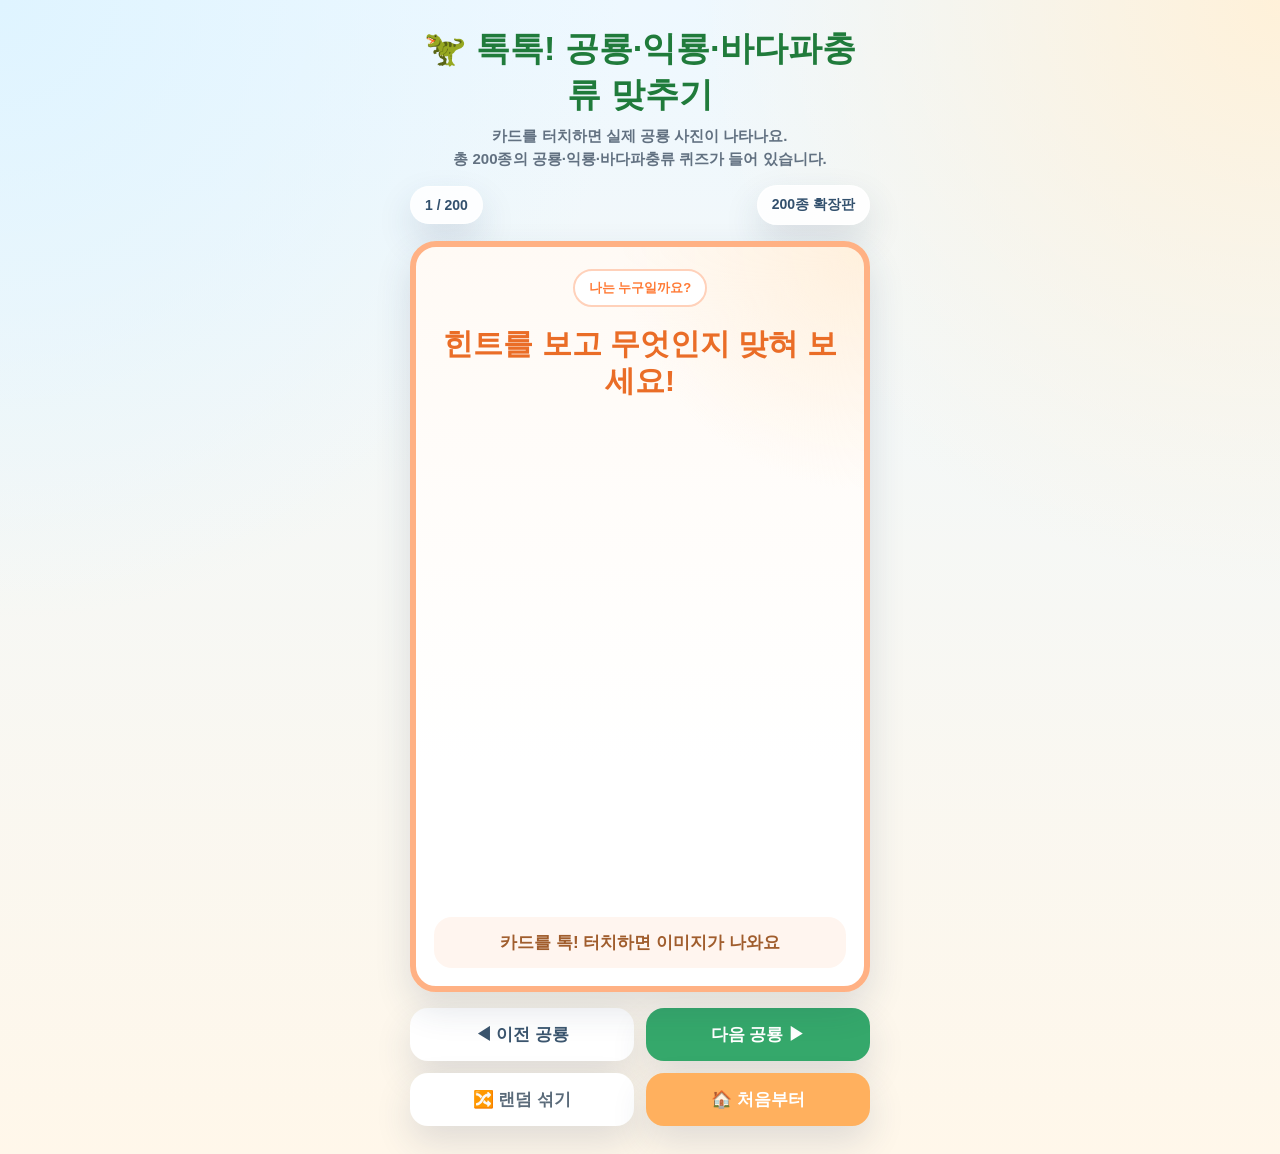
<file: index_200_species_smithsonian_added.html>
<!DOCTYPE html>
<html lang="ko">
<head>
<meta charset="UTF-8">
<meta name="viewport" content="width=device-width, initial-scale=1.0, viewport-fit=cover">
<title>톡톡! 공룡·익룡·바다파충류 맞추기 - 200종 확장판</title>
<style>
:root {
  --bg1:#eef8ff; --bg2:#fff7ea; --card:#ffffff; --text:#213243; --muted:#627181;
  --shadow:0 16px 36px rgba(36,60,90,.14); --radius:26px;
}
* { box-sizing:border-box; -webkit-tap-highlight-color:transparent; }
html, body { margin:0; padding:0; }
body {
  min-height:100vh;
  font-family:'Malgun Gothic','맑은 고딕','Apple SD Gothic Neo','Noto Sans KR',sans-serif;
  color:var(--text);
  background:
    radial-gradient(circle at top left, #dff4ff 0%, transparent 36%),
    radial-gradient(circle at top right, #fff1d9 0%, transparent 34%),
    linear-gradient(180deg,var(--bg1),var(--bg2));
  display:flex; justify-content:center; padding:18px 12px 28px;
}
.app { width:min(100%, 460px); }
.header { text-align:center; margin-bottom:14px; }
h1 { margin:8px 0 6px; font-size:clamp(28px, 6vw, 34px); color:#207b3b; }
.sub { color:var(--muted); font-size:15px; line-height:1.55; font-weight:700; margin:0 auto 8px; }
.topbar { display:flex; justify-content:space-between; align-items:center; gap:10px; margin:10px 0 16px; }
.badge {
  background:rgba(255,255,255,.85); border:1px solid rgba(255,255,255,.9); box-shadow:var(--shadow);
  padding:10px 14px; border-radius:999px; font-weight:800; color:#32506d; font-size:14px;
}
.card-container { width:100%; aspect-ratio: 3 / 4.9; perspective:1200px; margin:0 auto; }
.card {
  width:100%; height:100%; position:relative; transform-style:preserve-3d;
  transition:transform .7s cubic-bezier(.2,.7,.2,1); cursor:pointer;
}
.card-container.flipped .card { transform:rotateY(180deg); }
.face {
  position:absolute; inset:0; backface-visibility:hidden; border-radius:var(--radius); overflow:hidden;
  box-shadow:var(--shadow); background:var(--card);
}
.front {
  border:6px solid #ffb184;
  background:
    radial-gradient(circle at top right, #fff0dd 0%, transparent 28%),
    linear-gradient(180deg, #fffaf5, #ffffff 70%);
  padding:22px 18px 18px;
  display:flex; flex-direction:column;
}
.back {
  border:6px solid #76d0b0;
  background:
    radial-gradient(circle at top left, #dffff2 0%, transparent 30%),
    linear-gradient(180deg, #f7fffb, #ffffff 70%);
  transform:rotateY(180deg);
  padding:18px 16px 16px;
  display:flex; flex-direction:column; align-items:center;
}
.prompt {
  display:inline-flex; align-self:center; background:#fff; border-radius:999px; padding:8px 14px;
  font-size:13px; font-weight:900; color:#ff7a35; border:2px solid #ffd1ba; margin-bottom:12px;
}
.qtitle { font-size:clamp(24px,5.6vw,30px); font-weight:900; line-height:1.25; margin:6px 0 12px; text-align:center; color:#ea6d27; }
.hints { display:grid; gap:10px; margin-top:4px; }
.hint {
  background:#fff; border:2px dashed #ffd2ba; border-radius:18px; padding:12px 14px; text-align:left;
  font-size:18px; line-height:1.5; font-weight:800; color:#334455;
}
.tapbox {
  margin-top:auto; text-align:center; padding:14px 12px; border-radius:18px; background:#fff5ef;
  color:#a05d2d; font-weight:900; font-size:17px;
}
.answer-name { margin:6px 0 4px; font-size:clamp(24px, 5.8vw, 30px); font-weight:900; color:#17825a; text-align:center; }
.meta { display:flex; flex-wrap:wrap; justify-content:center; gap:8px; margin-bottom:12px; }
.pill {
  background:#effaf5; color:#2f775d; border:1px solid #d0f1e5; padding:7px 11px; border-radius:999px;
  font-size:13px; font-weight:800;
}
.image-wrap {
  width:100%; flex:1; display:flex; align-items:center; justify-content:center;
  border-radius:22px; overflow:hidden; background:linear-gradient(180deg,#f2fffa,#eefcff); border:2px solid #d9f4eb;
  position:relative; isolation:isolate;
}
.image-bg {
  position:absolute; inset:0;
  width:100%; height:100%;
  object-fit:cover;
  filter:blur(18px) saturate(1.05) brightness(.96);
  transform:scale(1.1);
  opacity:.42;
}
.image-fade {
  position:absolute; inset:0;
  background:
    radial-gradient(circle at center, rgba(255,255,255,0) 40%, rgba(255,255,255,.48) 100%),
    linear-gradient(180deg, rgba(255,255,255,.16), rgba(255,255,255,.08));
  z-index:1;
}
.image-wrap img#dinoImage {
  position:relative;
  z-index:2;
  width:100%; height:100%;
  object-fit:contain;
  display:block;
  padding:10px;
  background:transparent;
}
.overlay {
  position:absolute; left:12px; right:12px; bottom:12px; background:rgba(255,255,255,.88);
  border-radius:12px; padding:8px 10px; font-size:12px; line-height:1.45; font-weight:800; color:#52677b; text-align:center;
  z-index:3;
}
.source-link {
  margin-top:10px; text-align:center; font-size:13px; font-weight:800;
}
.source-link a {
  color:#2f7f62; text-decoration:none; border-bottom:1px dashed #2f7f62;
}
.backhint { margin-top:10px; text-align:center; color:#4d6a65; font-weight:800; font-size:14px; line-height:1.5; }
.controls { display:grid; grid-template-columns: 1fr 1fr; gap:12px; margin-top:16px; }
button {
  appearance:none; border:none; border-radius:18px; padding:15px 16px; font-size:17px; font-weight:900; cursor:pointer;
  box-shadow:var(--shadow);
}
button:active { transform:translateY(1px) scale(.995); }
.prev { background:#ffffff; color:#3b556e; }
.next { background:#35a86b; color:#fff; }
.bottom-controls { display:grid; grid-template-columns: 1fr 1fr; gap:12px; margin-top:12px; }
.secondary { background:#fff; color:#5b6b7a; }
.primary { background:#ffb05e; color:#fff; }
.footer { margin-top:14px; text-align:center; color:#6d7c8d; font-size:13px; font-weight:700; line-height:1.55; }
@media (max-width: 380px) {
  .hint { font-size:16px; }
  button { font-size:16px; }
  .image-wrap img#dinoImage { padding:8px; }
}
</style>
</head>
<body>
  <div class="app">
    <div class="header">
      <h1>🦖 톡톡! 공룡·익룡·바다파충류 맞추기</h1>
      <p class="sub">카드를 터치하면 실제 공룡 사진이 나타나요.<br>총 <strong>200종</strong>의 공룡·익룡·바다파충류 퀴즈가 들어 있습니다.</p>
    </div>

    <div class="topbar">
      <div class="badge" id="countBadge">1 / 200</div>
      <div class="badge">200종 확장판</div>
    </div>

    <div class="card-container" id="cardContainer">
      <div class="card" id="card" onclick="flipCard()">
        <div class="face front">
          <div class="prompt">나는 누구일까요?</div>
          <div class="qtitle">힌트를 보고 무엇인지 맞혀 보세요!</div>
          <div class="hints" id="hintList"></div>
          <div class="tapbox">카드를 톡! 터치하면 이미지가 나와요</div>
        </div>

        <div class="face back">
          <div class="answer-name" id="dinoName">티라노사우루스</div>
          <div class="meta">
            <span class="pill" id="dinoDiet">육식</span>
            <span class="pill" id="dinoPeriod">백악기</span>
          </div>
          <div class="image-wrap">
            <img id="dinoImageBg" class="image-bg" alt="" aria-hidden="true">
            <div class="image-fade"></div>
            <img id="dinoImage" alt="고생물 이미지">
            <div class="overlay" id="overlayText">로딩 중...</div>
          </div>
          <div class="source-link" id="sourceLink"></div>
          <div class="backhint">일부 공룡은 첫 로딩에 몇 초 걸릴 수 있습니다.</div>
        </div>
      </div>
    </div>

    <div class="controls">
      <button class="prev" onclick="prevCard(event)">◀ 이전 공룡</button>
      <button class="next" onclick="nextCard(event)">다음 공룡 ▶</button>
    </div>

    <div class="bottom-controls">
      <button class="secondary" onclick="shuffleDeck(event)">🔀 랜덤 섞기</button>
      <button class="primary" onclick="goFirst(event)">🏠 처음부터</button>
    </div>
  </div>

<script>
const dinosaurs = [
  {
    "name": "티라노사우루스",
    "group": "theropod",
    "diet": "육식",
    "period": "백악기",
    "hints": [
      "아주 큰 머리와 강한 턱을 가졌어요.",
      "앞다리는 짧고 뒷다리는 튼튼해요.",
      "무서운 왕처럼 유명한 공룡이에요."
    ],
    "wikiSearch": "Tyrannosaurus",
    "wikiPageUrl": "https://en.m.wikipedia.org/wiki/Tyrannosaurus"
  },
  {
    "name": "트리케라톱스",
    "group": "ceratopsian",
    "diet": "초식",
    "period": "백악기",
    "hints": [
      "얼굴에 뿔이 세 개 있어요.",
      "목 뒤에 커다란 프릴이 있어요.",
      "네 발로 걸으며 풀을 먹었어요."
    ],
    "wikiSearch": "Triceratops",
    "wikiPageUrl": "https://en.m.wikipedia.org/wiki/Triceratops"
  },
  {
    "name": "브라키오사우루스",
    "group": "sauropod",
    "diet": "초식",
    "period": "쥐라기",
    "hints": [
      "목이 아주 길어요.",
      "앞다리가 뒷다리보다 조금 길어요.",
      "높은 나무 잎을 잘 먹었어요."
    ],
    "wikiSearch": "Brachiosaurus",
    "wikiPageUrl": "https://en.m.wikipedia.org/wiki/Brachiosaurus"
  },
  {
    "name": "스테고사우루스",
    "group": "stegosaur",
    "diet": "초식",
    "period": "쥐라기",
    "hints": [
      "등에 큰 판이 줄지어 있어요.",
      "꼬리 끝에 뾰족한 가시가 있어요.",
      "몸은 크지만 머리는 비교적 작아요."
    ],
    "wikiSearch": "Stegosaurus",
    "wikiPageUrl": "https://en.m.wikipedia.org/wiki/Stegosaurus"
  },
  {
    "name": "안킬로사우루스",
    "group": "ankylosaur",
    "diet": "초식",
    "period": "백악기",
    "hints": [
      "몸이 딱딱한 갑옷처럼 보여요.",
      "꼬리 끝이 둥근 곤봉처럼 생겼어요.",
      "천천히 걸었지만 방어를 잘했어요."
    ],
    "wikiSearch": "Ankylosaurus",
    "wikiPageUrl": "https://en.m.wikipedia.org/wiki/Ankylosaurus"
  },
  {
    "name": "벨로키랍토르",
    "group": "theropod",
    "diet": "육식",
    "period": "백악기",
    "hints": [
      "몸집은 생각보다 크지 않았어요.",
      "뒷발에 날카로운 발톱이 있었어요.",
      "빠르고 재빠른 사냥꾼으로 유명해요."
    ],
    "wikiSearch": "Velociraptor",
    "wikiPageUrl": "https://en.m.wikipedia.org/wiki/Velociraptor"
  },
  {
    "name": "디플로도쿠스",
    "group": "sauropod",
    "diet": "초식",
    "period": "쥐라기",
    "hints": [
      "목도 길고 꼬리도 아주 길어요.",
      "몸집이 매우 큰 초식 공룡이에요.",
      "무리를 지어 움직였을지도 몰라요."
    ],
    "wikiSearch": "Diplodocus",
    "wikiPageUrl": "https://en.m.wikipedia.org/wiki/Diplodocus"
  },
  {
    "name": "아파토사우루스",
    "group": "sauropod",
    "diet": "초식",
    "period": "쥐라기",
    "hints": [
      "거대한 몸집을 가진 목 긴 공룡이에요.",
      "목으로 높은 곳의 식물을 먹었어요.",
      "긴 꼬리도 함께 흔들렸어요."
    ],
    "wikiSearch": "Apatosaurus",
    "wikiPageUrl": "https://en.m.wikipedia.org/wiki/Apatosaurus"
  },
  {
    "name": "알로사우루스",
    "group": "theropod",
    "diet": "육식",
    "period": "쥐라기",
    "hints": [
      "큰 입과 날카로운 이빨을 가졌어요.",
      "두 다리로 걷는 무서운 사냥꾼이었어요.",
      "티라노사우루스보다 더 오래전 공룡이에요."
    ],
    "wikiSearch": "Allosaurus",
    "wikiPageUrl": "https://en.m.wikipedia.org/wiki/Allosaurus"
  },
  {
    "name": "스피노사우루스",
    "group": "theropod",
    "diet": "육식",
    "period": "백악기",
    "hints": [
      "등에 돛 같은 큰 구조가 있어요.",
      "주둥이가 길고 악어처럼 보이기도 해요.",
      "물가에서 물고기를 먹었을 가능성이 커요."
    ],
    "wikiSearch": "Spinosaurus",
    "wikiPageUrl": "https://en.m.wikipedia.org/wiki/Spinosaurus"
  },
  {
    "name": "파라사우롤로푸스",
    "group": "hadrosaur",
    "diet": "초식",
    "period": "백악기",
    "hints": [
      "머리 뒤로 길게 뻗은 관이 있어요.",
      "오리주둥이처럼 넓은 입을 가졌어요.",
      "소리를 내는 데 도움이 되었을지도 몰라요."
    ],
    "wikiSearch": "Parasaurolophus",
    "wikiPageUrl": "https://en.m.wikipedia.org/wiki/Parasaurolophus"
  },
  {
    "name": "파키케팔로사우루스",
    "group": "pachycephalosaur",
    "diet": "초식",
    "period": "백악기",
    "hints": [
      "머리 위가 둥글고 두꺼워요.",
      "머리뼈가 무척 단단했어요.",
      "이상한 머리 모양으로 유명해요."
    ],
    "wikiSearch": "Pachycephalosaurus",
    "wikiPageUrl": "https://en.m.wikipedia.org/wiki/Pachycephalosaurus"
  },
  {
    "name": "이구아노돈",
    "group": "ornithopod",
    "diet": "초식",
    "period": "백악기",
    "hints": [
      "엄지손가락이 뾰족했어요.",
      "두 발과 네 발을 모두 썼을 수 있어요.",
      "초기의 유명한 공룡 발견 중 하나예요."
    ],
    "wikiSearch": "Iguanodon",
    "wikiPageUrl": "https://en.m.wikipedia.org/wiki/Iguanodon"
  },
  {
    "name": "카르노타우루스",
    "group": "theropod",
    "diet": "육식",
    "period": "백악기",
    "hints": [
      "눈 위에 짧은 뿔이 있어요.",
      "앞다리가 아주아주 작아요.",
      "빠르게 달렸을 것으로 생각돼요."
    ],
    "wikiSearch": "Carnotaurus",
    "wikiPageUrl": "https://en.m.wikipedia.org/wiki/Carnotaurus"
  },
  {
    "name": "갈리미무스",
    "group": "ornithomimid",
    "diet": "잡식",
    "period": "백악기",
    "hints": [
      "타조처럼 길고 가는 다리를 가졌어요.",
      "빠르게 달리는 데 유리했어요.",
      "부리가 있어 보이는 입을 가졌어요."
    ],
    "wikiSearch": "Gallimimus",
    "wikiPageUrl": "https://en.m.wikipedia.org/wiki/Gallimimus"
  },
  {
    "name": "콤프소그나투스",
    "group": "theropod",
    "diet": "육식",
    "period": "쥐라기",
    "hints": [
      "아주 작은 몸집의 공룡이에요.",
      "두 발로 재빠르게 움직였어요.",
      "작은 동물을 잡아먹었을 거예요."
    ],
    "wikiSearch": "Compsognathus",
    "wikiPageUrl": "https://en.m.wikipedia.org/wiki/Compsognathus"
  },
  {
    "name": "딜로포사우루스",
    "group": "theropod",
    "diet": "육식",
    "period": "쥐라기",
    "hints": [
      "머리 위에 두 개의 볏이 있어요.",
      "두 발로 걷는 육식 공룡이에요.",
      "초기 대형 육식 공룡으로 알려져요."
    ],
    "wikiSearch": "Dilophosaurus",
    "wikiPageUrl": "https://en.m.wikipedia.org/wiki/Dilophosaurus"
  },
  {
    "name": "기가노토사우루스",
    "group": "theropod",
    "diet": "육식",
    "period": "백악기",
    "hints": [
      "아주 거대한 육식 공룡이에요.",
      "긴 몸과 큰 머리를 가졌어요.",
      "남아메리카에서 살았어요."
    ],
    "wikiSearch": "Giganotosaurus",
    "wikiPageUrl": "https://en.m.wikipedia.org/wiki/Giganotosaurus"
  },
  {
    "name": "카마라사우루스",
    "group": "sauropod",
    "diet": "초식",
    "period": "쥐라기",
    "hints": [
      "목이 길고 몸이 큰 초식 공룡이에요.",
      "코 쪽 머리뼈 모양이 독특해요.",
      "나무와 식물을 많이 먹었어요."
    ],
    "wikiSearch": "Camarasaurus",
    "wikiPageUrl": "https://en.m.wikipedia.org/wiki/Camarasaurus"
  },
  {
    "name": "코엘로피시스",
    "group": "theropod",
    "diet": "육식",
    "period": "트라이아스기",
    "hints": [
      "아주 오래전 초창기 공룡이에요.",
      "몸이 날씬하고 빨랐어요.",
      "무리로 살았을 가능성이 있어요."
    ],
    "wikiSearch": "Coelophysis",
    "wikiPageUrl": "https://en.m.wikipedia.org/wiki/Coelophysis"
  },
  {
    "name": "오비랍토르",
    "group": "oviraptorosaur",
    "diet": "잡식",
    "period": "백악기",
    "hints": [
      "부리처럼 보이는 입을 가졌어요.",
      "알과 둥지 근처 화석으로 유명해요.",
      "이름과 달리 꼭 알도둑은 아닐 수 있어요."
    ],
    "wikiSearch": "Oviraptor",
    "wikiPageUrl": "https://en.m.wikipedia.org/wiki/Oviraptor"
  },
  {
    "name": "마이아사우라",
    "group": "hadrosaur",
    "diet": "초식",
    "period": "백악기",
    "hints": [
      "새끼를 잘 돌본 공룡으로 유명해요.",
      "오리주둥이처럼 넓은 입이 있어요.",
      "무리를 이루어 살았을지도 몰라요."
    ],
    "wikiSearch": "Maiasaura",
    "wikiPageUrl": "https://en.m.wikipedia.org/wiki/Maiasaura"
  },
  {
    "name": "에드몬토사우루스",
    "group": "hadrosaur",
    "diet": "초식",
    "period": "백악기",
    "hints": [
      "오리주둥이 공룡 무리에 속해요.",
      "큰 무리를 지어 이동했을 수 있어요.",
      "넓은 입으로 식물을 잘 먹었어요."
    ],
    "wikiSearch": "Edmontosaurus",
    "wikiPageUrl": "https://en.m.wikipedia.org/wiki/Edmontosaurus"
  },
  {
    "name": "샨퉁고사우루스",
    "group": "hadrosaur",
    "diet": "초식",
    "period": "백악기",
    "hints": [
      "오리주둥이 공룡 중 아주 큰 편이에요.",
      "몸집이 커서 눈에 잘 띄었어요.",
      "식물을 많이 먹었어요."
    ],
    "wikiSearch": "Shantungosaurus",
    "wikiPageUrl": "https://en.m.wikipedia.org/wiki/Shantungosaurus"
  },
  {
    "name": "람베오사우루스",
    "group": "hadrosaur",
    "diet": "초식",
    "period": "백악기",
    "hints": [
      "머리에 멋진 볏이 있어요.",
      "오리주둥이 같은 입을 가졌어요.",
      "볏으로 소리를 냈을지도 몰라요."
    ],
    "wikiSearch": "Lambeosaurus",
    "wikiPageUrl": "https://en.m.wikipedia.org/wiki/Lambeosaurus"
  },
  {
    "name": "코리토사우루스",
    "group": "hadrosaur",
    "diet": "초식",
    "period": "백악기",
    "hints": [
      "머리 위 볏이 투구처럼 보여요.",
      "초식성 오리주둥이 공룡이에요.",
      "무리 생활을 했을 수 있어요."
    ],
    "wikiSearch": "Corythosaurus",
    "wikiPageUrl": "https://en.m.wikipedia.org/wiki/Corythosaurus"
  },
  {
    "name": "사우롤로푸스",
    "group": "hadrosaur",
    "diet": "초식",
    "period": "백악기",
    "hints": [
      "머리 뒤로 짧은 돌기가 나 있어요.",
      "오리주둥이 공룡 무리예요.",
      "식물을 뜯어 먹는 데 능숙했어요."
    ],
    "wikiSearch": "Saurolophus",
    "wikiPageUrl": "https://en.m.wikipedia.org/wiki/Saurolophus"
  },
  {
    "name": "펜타케라톱스",
    "group": "ceratopsian",
    "diet": "초식",
    "period": "백악기",
    "hints": [
      "얼굴 장식이 아주 화려해 보여요.",
      "큰 프릴과 여러 뿔이 특징이에요.",
      "트리케라톱스의 친척처럼 느껴져요."
    ],
    "wikiSearch": "Pentaceratops",
    "wikiPageUrl": "https://en.m.wikipedia.org/wiki/Pentaceratops"
  },
  {
    "name": "스티라코사우루스",
    "group": "ceratopsian",
    "diet": "초식",
    "period": "백악기",
    "hints": [
      "목 프릴에 긴 뿔들이 달려 있어요.",
      "코 쪽에도 큰 뿔이 있어요.",
      "화려한 얼굴 장식으로 유명해요."
    ],
    "wikiSearch": "Styracosaurus",
    "wikiPageUrl": "https://en.m.wikipedia.org/wiki/Styracosaurus"
  },
  {
    "name": "센트로사우루스",
    "group": "ceratopsian",
    "diet": "초식",
    "period": "백악기",
    "hints": [
      "코 위 큰 뿔이 눈에 띄어요.",
      "목 뒤 프릴이 있어요.",
      "무리 지어 살았을 가능성이 있어요."
    ],
    "wikiSearch": "Centrosaurus",
    "wikiPageUrl": "https://en.m.wikipedia.org/wiki/Centrosaurus"
  },
  {
    "name": "프로토케라톱스",
    "group": "ceratopsian",
    "diet": "초식",
    "period": "백악기",
    "hints": [
      "작은 몸집의 뿔공룡 친척이에요.",
      "큰 뿔은 없지만 프릴이 있어요.",
      "둥지와 알 화석으로도 유명해요."
    ],
    "wikiSearch": "Protoceratops",
    "wikiPageUrl": "https://en.m.wikipedia.org/wiki/Protoceratops"
  },
  {
    "name": "토로사우루스",
    "group": "ceratopsian",
    "diet": "초식",
    "period": "백악기",
    "hints": [
      "목 프릴이 아주 크고 넓어요.",
      "큰 몸집의 뿔공룡이에요.",
      "얼굴 장식이 멋져 보여요."
    ],
    "wikiSearch": "Torosaurus",
    "wikiPageUrl": "https://en.m.wikipedia.org/wiki/Torosaurus"
  },
  {
    "name": "코스모케라톱스",
    "group": "ceratopsian",
    "diet": "초식",
    "period": "백악기",
    "hints": [
      "프릴과 뿔 장식이 매우 화려해요.",
      "마치 왕관처럼 보이는 부분이 있어요.",
      "뿔공룡 중에서도 독특한 얼굴이에요."
    ],
    "wikiSearch": "Kosmoceratops",
    "wikiPageUrl": "https://en.m.wikipedia.org/wiki/Kosmoceratops"
  },
  {
    "name": "카스모사우루스",
    "group": "ceratopsian",
    "diet": "초식",
    "period": "백악기",
    "hints": [
      "목 뒤 프릴이 길고 넓어요.",
      "얼굴에 뿔이 있어요.",
      "초식성 뿔공룡이에요."
    ],
    "wikiSearch": "Chasmosaurus",
    "wikiPageUrl": "https://en.m.wikipedia.org/wiki/Chasmosaurus"
  },
  {
    "name": "유오플로케팔루스",
    "group": "ankylosaur",
    "diet": "초식",
    "period": "백악기",
    "hints": [
      "몸을 덮는 갑옷이 단단해 보여요.",
      "꼬리 곤봉으로 자신을 지켰어요.",
      "낮은 자세로 느리게 움직였어요."
    ],
    "wikiSearch": "Euoplocephalus",
    "wikiPageUrl": "https://en.m.wikipedia.org/wiki/Euoplocephalus"
  },
  {
    "name": "사우로펠타",
    "group": "ankylosaur",
    "diet": "초식",
    "period": "백악기",
    "hints": [
      "몸 옆과 등에 가시가 있어요.",
      "갑옷 같은 피부를 가졌어요.",
      "낮은 몸으로 식물을 먹었어요."
    ],
    "wikiSearch": "Sauropelta",
    "wikiPageUrl": "https://en.m.wikipedia.org/wiki/Sauropelta"
  },
  {
    "name": "노도사우루스",
    "group": "ankylosaur",
    "diet": "초식",
    "period": "백악기",
    "hints": [
      "몸에 단단한 판이 많이 있어요.",
      "갑옷공룡 무리에 속해요.",
      "방어에 강한 공룡이었어요."
    ],
    "wikiSearch": "Nodosaurus",
    "wikiPageUrl": "https://en.m.wikipedia.org/wiki/Nodosaurus"
  },
  {
    "name": "에드몬토니아",
    "group": "ankylosaur",
    "diet": "초식",
    "period": "백악기",
    "hints": [
      "어깨 쪽 큰 가시가 인상적이에요.",
      "몸 전체에 갑옷이 있어요.",
      "천천히 움직였지만 쉽게 당하지 않았어요."
    ],
    "wikiSearch": "Edmontonia",
    "wikiPageUrl": "https://en.m.wikipedia.org/wiki/Edmontonia"
  },
  {
    "name": "켄트로사우루스",
    "group": "stegosaur",
    "diet": "초식",
    "period": "쥐라기",
    "hints": [
      "등과 꼬리에 가시와 판이 있어요.",
      "스테고사우루스의 친척이에요.",
      "방어용 꼬리가 무서웠어요."
    ],
    "wikiSearch": "Kentrosaurus",
    "wikiPageUrl": "https://en.m.wikipedia.org/wiki/Kentrosaurus"
  },
  {
    "name": "후아양고사우루스",
    "group": "stegosaur",
    "diet": "초식",
    "period": "쥐라기",
    "hints": [
      "등에 판이 줄지어 있어요.",
      "가시가 몸을 지켜 주었어요.",
      "초기 스테고사우루스류 공룡이에요."
    ],
    "wikiSearch": "Huayangosaurus",
    "wikiPageUrl": "https://en.m.wikipedia.org/wiki/Huayangosaurus"
  },
  {
    "name": "미라가이아",
    "group": "stegosaur",
    "diet": "초식",
    "period": "쥐라기",
    "hints": [
      "목이 비교적 길다고 알려졌어요.",
      "등에 판이 있어요.",
      "식물을 먹는 스테고사우루스류예요."
    ],
    "wikiSearch": "Miragaia",
    "wikiPageUrl": "https://en.m.wikipedia.org/wiki/Miragaia"
  },
  {
    "name": "사우로포세이돈",
    "group": "sauropod",
    "diet": "초식",
    "period": "백악기",
    "hints": [
      "목이 아주 길고 키가 매우 컸어요.",
      "높은 곳의 나뭇잎을 먹기 좋았어요.",
      "엄청 큰 몸집으로 유명해요."
    ],
    "wikiSearch": "Sauroposeidon",
    "wikiPageUrl": "https://en.m.wikipedia.org/wiki/Sauroposeidon"
  },
  {
    "name": "아르젠티노사우루스",
    "group": "sauropod",
    "diet": "초식",
    "period": "백악기",
    "hints": [
      "아주아주 거대한 초식 공룡으로 유명해요.",
      "몸집이 커서 땅이 울릴 것 같아요.",
      "긴 목과 긴 꼬리를 가졌어요."
    ],
    "wikiSearch": "Argentinosaurus",
    "wikiPageUrl": "https://en.m.wikipedia.org/wiki/Argentinosaurus"
  },
  {
    "name": "파타고티탄",
    "group": "sauropod",
    "diet": "초식",
    "period": "백악기",
    "hints": [
      "정말 큰 몸집을 가진 티탄 공룡이에요.",
      "목이 길고 다리가 굵어요.",
      "풀과 나뭇잎을 많이 먹었어요."
    ],
    "wikiSearch": "Patagotitan",
    "wikiPageUrl": "https://en.m.wikipedia.org/wiki/Patagotitan"
  },
  {
    "name": "살타사우루스",
    "group": "sauropod",
    "diet": "초식",
    "period": "백악기",
    "hints": [
      "목 긴 초식 공룡 무리에 속해요.",
      "몸에 작은 갑옷 같은 구조가 있었어요.",
      "거대한 몸으로 식물을 먹었어요."
    ],
    "wikiSearch": "Saltasaurus",
    "wikiPageUrl": "https://en.m.wikipedia.org/wiki/Saltasaurus"
  },
  {
    "name": "마멘치사우루스",
    "group": "sauropod",
    "diet": "초식",
    "period": "쥐라기",
    "hints": [
      "목이 특히 아주 길어요.",
      "몸집도 매우 커요.",
      "높은 식물을 먹는 데 유리했어요."
    ],
    "wikiSearch": "Mamenchisaurus",
    "wikiPageUrl": "https://en.m.wikipedia.org/wiki/Mamenchisaurus"
  },
  {
    "name": "슈노사우루스",
    "group": "sauropod",
    "diet": "초식",
    "period": "쥐라기",
    "hints": [
      "목이 긴 초식 공룡이에요.",
      "꼬리 끝에 특별한 구조가 있었을지도 몰라요.",
      "큰 몸으로 천천히 움직였어요."
    ],
    "wikiSearch": "Shunosaurus",
    "wikiPageUrl": "https://en.m.wikipedia.org/wiki/Shunosaurus"
  },
  {
    "name": "오피스토코엘리카우디아",
    "group": "sauropod",
    "diet": "초식",
    "period": "백악기",
    "hints": [
      "거대한 티탄 공룡 무리의 한 종류예요.",
      "긴 목과 꼬리를 가졌어요.",
      "나무와 식물을 먹었어요."
    ],
    "wikiSearch": "Opisthocoelicaudia",
    "wikiPageUrl": "https://en.m.wikipedia.org/wiki/Opisthocoelicaudia"
  },
  {
    "name": "테라토폰يوس",
    "group": "theropod",
    "diet": "육식",
    "period": "백악기",
    "hints": [
      "티라노사우루스 친척 무리에 속해요.",
      "큰 머리와 강한 턱을 가졌어요.",
      "무서운 사냥꾼이었어요."
    ],
    "wikiSearch": "Teratophoneus",
    "wikiPageUrl": "https://en.m.wikipedia.org/wiki/Teratophoneus"
  },
  {
    "name": "다스플레토사우루스",
    "group": "theropod",
    "diet": "육식",
    "period": "백악기",
    "hints": [
      "티라노사우루스와 비슷한 친척이에요.",
      "큰 이빨과 강한 턱을 가졌어요.",
      "백악기의 육식 공룡이에요."
    ],
    "wikiSearch": "Daspletosaurus",
    "wikiPageUrl": "https://en.m.wikipedia.org/wiki/Daspletosaurus"
  },
  {
    "name": "타르보사우루스",
    "group": "theropod",
    "diet": "육식",
    "period": "백악기",
    "hints": [
      "아시아에서 살던 큰 티라노사우루스 친척이에요.",
      "머리가 크고 힘이 셌어요.",
      "무서운 육식 공룡으로 알려져요."
    ],
    "wikiSearch": "Tarbosaurus",
    "wikiPageUrl": "https://en.m.wikipedia.org/wiki/Tarbosaurus"
  },
  {
    "name": "알버토사우루스",
    "group": "theropod",
    "diet": "육식",
    "period": "백악기",
    "hints": [
      "티라노사우루스 친척 공룡이에요.",
      "강한 턱과 날카로운 이빨이 있어요.",
      "두 다리로 걷는 큰 사냥꾼이에요."
    ],
    "wikiSearch": "Albertosaurus",
    "wikiPageUrl": "https://en.m.wikipedia.org/wiki/Albertosaurus"
  },
  {
    "name": "마푸사우루스",
    "group": "theropod",
    "diet": "육식",
    "period": "백악기",
    "hints": [
      "남아메리카의 큰 육식 공룡이에요.",
      "길고 큰 몸을 가졌어요.",
      "무리 사냥 이야기로도 유명해요."
    ],
    "wikiSearch": "Mapusaurus",
    "wikiPageUrl": "https://en.m.wikipedia.org/wiki/Mapusaurus"
  },
  {
    "name": "아크로칸토사우루스",
    "group": "theropod",
    "diet": "육식",
    "period": "백악기",
    "hints": [
      "등 쪽 척추가 높게 솟아 있어요.",
      "큰 몸집의 육식 공룡이에요.",
      "두 발로 걸으며 사냥했어요."
    ],
    "wikiSearch": "Acrocanthosaurus",
    "wikiPageUrl": "https://en.m.wikipedia.org/wiki/Acrocanthosaurus"
  },
  {
    "name": "세라토사우루스",
    "group": "theropod",
    "diet": "육식",
    "period": "쥐라기",
    "hints": [
      "코 위에 뿔 같은 돌기가 있어요.",
      "날카로운 이빨을 가졌어요.",
      "두 발로 걷는 육식 공룡이에요."
    ],
    "wikiSearch": "Ceratosaurus",
    "wikiPageUrl": "https://en.m.wikipedia.org/wiki/Ceratosaurus"
  },
  {
    "name": "토르보사우루스",
    "group": "theropod",
    "diet": "육식",
    "period": "쥐라기",
    "hints": [
      "매우 큰 육식 공룡이에요.",
      "강한 턱과 큰 이빨이 있어요.",
      "쥐라기의 무서운 사냥꾼이었어요."
    ],
    "wikiSearch": "Torvosaurus",
    "wikiPageUrl": "https://en.m.wikipedia.org/wiki/Torvosaurus"
  },
  {
    "name": "메갈로사우루스",
    "group": "theropod",
    "diet": "육식",
    "period": "쥐라기",
    "hints": [
      "아주 일찍 이름이 붙은 공룡 중 하나예요.",
      "큰 육식 공룡으로 알려졌어요.",
      "두 발로 걷는 사냥꾼이었어요."
    ],
    "wikiSearch": "Megalosaurus",
    "wikiPageUrl": "https://en.m.wikipedia.org/wiki/Megalosaurus"
  },
  {
    "name": "유타랍토르",
    "group": "theropod",
    "diet": "육식",
    "period": "백악기",
    "hints": [
      "랩터 무리 중 몸집이 큰 편이에요.",
      "뒷발의 큰 발톱이 특징이에요.",
      "재빠른 육식 공룡이에요."
    ],
    "wikiSearch": "Utahraptor",
    "wikiPageUrl": "https://en.m.wikipedia.org/wiki/Utahraptor"
  },
  {
    "name": "데이노니쿠스",
    "group": "theropod",
    "diet": "육식",
    "period": "백악기",
    "hints": [
      "랩터 공룡으로 유명해요.",
      "뒷발의 날카로운 발톱이 무서워요.",
      "빠르고 민첩했어요."
    ],
    "wikiSearch": "Deinonychus",
    "wikiPageUrl": "https://en.m.wikipedia.org/wiki/Deinonychus"
  },
  {
    "name": "드로마이오사우루스",
    "group": "theropod",
    "diet": "육식",
    "period": "백악기",
    "hints": [
      "랩터 무리에 속하는 육식 공룡이에요.",
      "날카로운 발톱을 가졌어요.",
      "작지만 사냥 실력이 좋았을 거예요."
    ],
    "wikiSearch": "Dromaeosaurus",
    "wikiPageUrl": "https://en.m.wikipedia.org/wiki/Dromaeosaurus"
  },
  {
    "name": "트루돈",
    "group": "theropod",
    "diet": "잡식",
    "period": "백악기",
    "hints": [
      "몸집은 크지 않아요.",
      "눈이 커서 밤에도 잘 봤을지 몰라요.",
      "영리한 공룡으로 자주 소개돼요."
    ],
    "wikiSearch": "Troodon",
    "wikiPageUrl": "https://en.m.wikipedia.org/wiki/Troodon"
  },
  {
    "name": "오르니토미무스",
    "group": "ornithomimid",
    "diet": "잡식",
    "period": "백악기",
    "hints": [
      "타조처럼 날씬한 몸을 가졌어요.",
      "빠르게 달리는 데 유리했어요.",
      "부리 같은 입이 있어요."
    ],
    "wikiSearch": "Ornithomimus",
    "wikiPageUrl": "https://en.m.wikipedia.org/wiki/Ornithomimus"
  },
  {
    "name": "스트루티오미무스",
    "group": "ornithomimid",
    "diet": "잡식",
    "period": "백악기",
    "hints": [
      "타조 닮은 공룡으로 알려져요.",
      "긴 다리로 빨리 달렸어요.",
      "가벼운 몸집으로 움직였어요."
    ],
    "wikiSearch": "Struthiomimus",
    "wikiPageUrl": "https://en.m.wikipedia.org/wiki/Struthiomimus"
  },
  {
    "name": "테리지노사우루스",
    "group": "therizinosaur",
    "diet": "초식",
    "period": "백악기",
    "hints": [
      "앞발 발톱이 아주 길어요.",
      "이상하고 신기한 모습으로 유명해요.",
      "주로 식물을 먹었을 가능성이 커요."
    ],
    "wikiSearch": "Therizinosaurus",
    "wikiPageUrl": "https://en.m.wikipedia.org/wiki/Therizinosaurus"
  },
  {
    "name": "세그노사우루스",
    "group": "therizinosaur",
    "diet": "초식",
    "period": "백악기",
    "hints": [
      "긴 발톱을 가진 친척 무리예요.",
      "몸은 특이하고 느긋해 보여요.",
      "식물을 먹었을 것으로 생각돼요."
    ],
    "wikiSearch": "Segnosaurus",
    "wikiPageUrl": "https://en.m.wikipedia.org/wiki/Segnosaurus"
  },
  {
    "name": "베이피아오사우루스",
    "group": "therizinosaur",
    "diet": "초식",
    "period": "백악기",
    "hints": [
      "깃털 흔적이 알려진 공룡이에요.",
      "긴 팔과 발톱이 특징이에요.",
      "독특한 모습의 식물 먹는 공룡이에요."
    ],
    "wikiSearch": "Beipiaosaurus",
    "wikiPageUrl": "https://en.m.wikipedia.org/wiki/Beipiaosaurus"
  },
  {
    "name": "카우딥테릭스",
    "group": "oviraptorosaur",
    "diet": "잡식",
    "period": "백악기",
    "hints": [
      "깃털이 있었던 공룡으로 유명해요.",
      "몸집이 비교적 작아요.",
      "새와 닮은 점이 보여요."
    ],
    "wikiSearch": "Caudipteryx",
    "wikiPageUrl": "https://en.m.wikipedia.org/wiki/Caudipteryx"
  },
  {
    "name": "안주",
    "group": "oviraptorosaur",
    "diet": "잡식",
    "period": "백악기",
    "hints": [
      "부리 같은 입을 가졌어요.",
      "깃털이 있었을 가능성이 커요.",
      "알과 둥지와 관련해 자주 떠올려져요."
    ],
    "wikiSearch": "Anzu",
    "wikiPageUrl": "https://en.m.wikipedia.org/wiki/Anzu"
  },
  {
    "name": "기간토랍토르",
    "group": "oviraptorosaur",
    "diet": "잡식",
    "period": "백악기",
    "hints": [
      "오비랍토르 친척 중 큰 몸집을 가졌어요.",
      "부리 같은 입이 특징이에요.",
      "이름처럼 거대한 편이에요."
    ],
    "wikiSearch": "Gigantoraptor",
    "wikiPageUrl": "https://en.m.wikipedia.org/wiki/Gigantoraptor"
  },
  {
    "name": "프시타코사우루스",
    "group": "ceratopsian",
    "diet": "초식",
    "period": "백악기",
    "hints": [
      "앵무새 같은 부리가 있어요.",
      "뿔공룡 친척이지만 몸집이 작아요.",
      "두 발로도 잘 움직였어요."
    ],
    "wikiSearch": "Psittacosaurus",
    "wikiPageUrl": "https://en.m.wikipedia.org/wiki/Psittacosaurus"
  },
  {
    "name": "레아엘리나사우라",
    "group": "ornithopod",
    "diet": "초식",
    "period": "백악기",
    "hints": [
      "몸집이 작고 민첩한 초식 공룡이에요.",
      "두 발로 빨리 달렸을 수 있어요.",
      "추운 지역 적응 이야기로도 유명해요."
    ],
    "wikiSearch": "Leaellynasaura",
    "wikiPageUrl": "https://en.m.wikipedia.org/wiki/Leaellynasaura"
  },
  {
    "name": "하이파실로포돈",
    "group": "ornithopod",
    "diet": "초식",
    "period": "백악기",
    "hints": [
      "작고 재빠른 초식 공룡이에요.",
      "두 발로 잘 달렸어요.",
      "식물을 뜯어 먹었어요."
    ],
    "wikiSearch": "Hypsilophodon",
    "wikiPageUrl": "https://en.m.wikipedia.org/wiki/Hypsilophodon"
  },
  {
    "name": "텐온토사우루스",
    "group": "ornithopod",
    "diet": "초식",
    "period": "백악기",
    "hints": [
      "중간 크기의 초식 공룡이에요.",
      "튼튼한 몸과 긴 꼬리를 가졌어요.",
      "식물을 많이 먹었어요."
    ],
    "wikiSearch": "Tenontosaurus",
    "wikiPageUrl": "https://en.m.wikipedia.org/wiki/Tenontosaurus"
  },
  {
    "name": "드리오사우루스",
    "group": "ornithopod",
    "diet": "초식",
    "period": "쥐라기",
    "hints": [
      "가볍고 재빠른 초식 공룡이에요.",
      "두 발로 빠르게 움직였어요.",
      "작은 몸으로 숲을 누볐을 거예요."
    ],
    "wikiSearch": "Dryosaurus",
    "wikiPageUrl": "https://en.m.wikipedia.org/wiki/Dryosaurus"
  },
  {
    "name": "캄프토사우루스",
    "group": "ornithopod",
    "diet": "초식",
    "period": "쥐라기",
    "hints": [
      "이구아노돈 친척 같은 초식 공룡이에요.",
      "식물을 먹는 데 알맞은 입을 가졌어요.",
      "두 발과 네 발을 모두 썼을 수 있어요."
    ],
    "wikiSearch": "Camptosaurus",
    "wikiPageUrl": "https://en.m.wikipedia.org/wiki/Camptosaurus"
  },
  {
    "name": "피나코사우루스",
    "group": "ankylosaur",
    "diet": "초식",
    "period": "백악기",
    "hints": [
      "몸에 갑옷을 두른 듯한 공룡이에요.",
      "낮게 깔린 자세가 특징이에요.",
      "포식자에게 쉽게 당하지 않았어요."
    ],
    "wikiSearch": "Pinacosaurus",
    "wikiPageUrl": "https://en.m.wikipedia.org/wiki/Pinacosaurus"
  },
  {
    "name": "탈라룰루스",
    "group": "ankylosaur",
    "diet": "초식",
    "period": "백악기",
    "hints": [
      "갑옷공룡 무리예요.",
      "몸을 단단한 판이 지켜 주었어요.",
      "식물을 먹으며 지냈어요."
    ],
    "wikiSearch": "Talarurus",
    "wikiPageUrl": "https://en.m.wikipedia.org/wiki/Talarurus"
  },
  {
    "name": "렉소비사우루스",
    "group": "stegosaur",
    "diet": "초식",
    "period": "쥐라기",
    "hints": [
      "등에 판과 가시가 있어요.",
      "스테고사우루스와 비슷한 친척이에요.",
      "방어에 유리한 몸이었어요."
    ],
    "wikiSearch": "Lexovisaurus",
    "wikiPageUrl": "https://en.m.wikipedia.org/wiki/Lexovisaurus"
  },
  {
    "name": "드라코렉스",
    "group": "pachycephalosaur",
    "diet": "초식",
    "period": "백악기",
    "hints": [
      "머리에 울퉁불퉁한 돌기가 많아요.",
      "이름이 용처럼 들려요.",
      "독특한 머리 모양으로 유명해요."
    ],
    "wikiSearch": "Dracorex",
    "wikiPageUrl": "https://en.m.wikipedia.org/wiki/Dracorex"
  },
  {
    "name": "스티기몰로크",
    "group": "pachycephalosaur",
    "diet": "초식",
    "period": "백악기",
    "hints": [
      "머리 뒤쪽에 뿔 같은 돌기가 있어요.",
      "두꺼운 머리뼈 친척으로 알려져요.",
      "재미있는 머리 모양이 특징이에요."
    ],
    "wikiSearch": "Stygimoloch",
    "wikiPageUrl": "https://en.m.wikipedia.org/wiki/Stygimoloch"
  },
  {
    "name": "호마로케팔레",
    "group": "pachycephalosaur",
    "diet": "초식",
    "period": "백악기",
    "hints": [
      "머리 위가 둥글게 두꺼워 보여요.",
      "몸집이 크지 않아요.",
      "특이한 머리뼈로 구별돼요."
    ],
    "wikiSearch": "Homalocephale",
    "wikiPageUrl": "https://en.m.wikipedia.org/wiki/Homalocephale"
  },
  {
    "name": "무타부라사우루스",
    "group": "ornithopod",
    "diet": "초식",
    "period": "백악기",
    "hints": [
      "코 부분이 불룩한 독특한 얼굴이에요.",
      "중간 크기의 초식 공룡이에요.",
      "무리 생활을 했을 수 있어요."
    ],
    "wikiSearch": "Muttaburrasaurus",
    "wikiPageUrl": "https://en.m.wikipedia.org/wiki/Muttaburrasaurus"
  },
  {
    "name": "이리타토르",
    "group": "theropod",
    "diet": "육식",
    "period": "백악기",
    "hints": [
      "스피노사우루스 친척이에요.",
      "주둥이가 길고 물고기 먹기에 유리했어요.",
      "물가 생활과 관련해 자주 언급돼요."
    ],
    "wikiSearch": "Irritator",
    "wikiPageUrl": "https://en.m.wikipedia.org/wiki/Irritator"
  },
  {
    "name": "바리오닉스",
    "group": "theropod",
    "diet": "육식",
    "period": "백악기",
    "hints": [
      "긴 주둥이와 큰 앞발 갈고리를 가졌어요.",
      "물고기를 잘 잡았을 가능성이 커요.",
      "스피노사우루스 친척 무리예요."
    ],
    "wikiSearch": "Baryonyx",
    "wikiPageUrl": "https://en.m.wikipedia.org/wiki/Baryonyx"
  },
  {
    "name": "수코미무스",
    "group": "theropod",
    "diet": "육식",
    "period": "백악기",
    "hints": [
      "악어처럼 긴 주둥이를 가졌어요.",
      "물가에서 먹이를 찾았을 것 같아요.",
      "등 쪽에 낮은 돛 같은 구조가 있어요."
    ],
    "wikiSearch": "Suchomimus",
    "wikiPageUrl": "https://en.m.wikipedia.org/wiki/Suchomimus"
  },
  {
    "name": "시노르니토사우루스",
    "group": "theropod",
    "diet": "육식",
    "period": "백악기",
    "hints": [
      "작고 깃털이 있었던 랩터 친척이에요.",
      "빠르고 민첩했어요.",
      "새와 가까운 특징이 보여요."
    ],
    "wikiSearch": "Sinornithosaurus",
    "wikiPageUrl": "https://en.m.wikipedia.org/wiki/Sinornithosaurus"
  },
  {
    "name": "미크로랍토르",
    "group": "theropod",
    "diet": "육식",
    "period": "백악기",
    "hints": [
      "팔과 다리에 깃털이 있었어요.",
      "나무 사이를 활공했을 가능성이 있어요.",
      "아주 작은 육식 공룡이에요."
    ],
    "wikiSearch": "Microraptor",
    "wikiPageUrl": "https://en.m.wikipedia.org/wiki/Microraptor"
  },
  {
    "name": "앙키오르니스",
    "group": "birdlike",
    "diet": "잡식",
    "period": "쥐라기",
    "hints": [
      "깃털이 잘 알려진 작은 공룡이에요.",
      "새와 닮은 모습이 많아요.",
      "가벼운 몸으로 움직였어요."
    ],
    "wikiSearch": "Anchiornis",
    "wikiPageUrl": "https://en.m.wikipedia.org/wiki/Anchiornis"
  },
  {
    "name": "아르카이옵테릭스",
    "group": "birdlike",
    "diet": "잡식",
    "period": "쥐라기",
    "hints": [
      "공룡과 새의 중간 느낌으로 유명해요.",
      "깃털과 날개가 있었어요.",
      "아주 중요한 화석으로 알려져요."
    ],
    "wikiSearch": "Archaeopteryx",
    "wikiPageUrl": "https://en.m.wikipedia.org/wiki/Archaeopteryx"
  },
  {
    "name": "콘코랍토르",
    "group": "oviraptorosaur",
    "diet": "잡식",
    "period": "백악기",
    "hints": [
      "부리 같은 입이 있어요.",
      "오비랍토르 친척이에요.",
      "알과 둥지 이야기에 자주 등장해요."
    ],
    "wikiSearch": "Conchoraptor",
    "wikiPageUrl": "https://en.m.wikipedia.org/wiki/Conchoraptor"
  },
  {
    "name": "몬오니쿠스",
    "group": "alvarezsaur",
    "diet": "곤충식",
    "period": "백악기",
    "hints": [
      "앞발이 짧지만 특별한 손가락이 있어요.",
      "작고 가벼운 몸집을 가졌어요.",
      "곤충을 먹었을 가능성이 이야기돼요."
    ],
    "wikiSearch": "Mononykus",
    "wikiPageUrl": "https://en.m.wikipedia.org/wiki/Mononykus"
  },
  {
    "name": "알바레즈사우루스",
    "group": "alvarezsaur",
    "diet": "곤충식",
    "period": "백악기",
    "hints": [
      "몸집이 작고 빠른 공룡이에요.",
      "앞발 구조가 독특해요.",
      "곤충을 찾는 데 유리했을지도 몰라요."
    ],
    "wikiSearch": "Alvarezsaurus",
    "wikiPageUrl": "https://en.m.wikipedia.org/wiki/Alvarezsaurus"
  },
  {
    "name": "파키리노사우루스",
    "group": "ceratopsian",
    "diet": "초식",
    "period": "백악기",
    "hints": [
      "코에 큰 뿔 대신 두꺼운 혹 같은 구조가 있어요.",
      "프릴이 넓고 멋져요.",
      "뿔공룡 친척이에요."
    ],
    "wikiSearch": "Pachyrhinosaurus",
    "wikiPageUrl": "https://en.m.wikipedia.org/wiki/Pachyrhinosaurus"
  },
  {
    "name": "아켈로우사우루스",
    "group": "ceratopsian",
    "diet": "초식",
    "period": "백악기",
    "hints": [
      "뿔공룡 친척이에요.",
      "코 쪽 장식이 독특해요.",
      "큰 프릴이 뒤쪽에 있어요."
    ],
    "wikiSearch": "Achelousaurus",
    "wikiPageUrl": "https://en.m.wikipedia.org/wiki/Achelousaurus"
  },
  {
    "name": "에이니오사우루스",
    "group": "ceratopsian",
    "diet": "초식",
    "period": "백악기",
    "hints": [
      "앞쪽 코뿔이 굽은 모습이 특징이에요.",
      "목 뒤 프릴이 있어요.",
      "화려한 얼굴 장식이 멋져요."
    ],
    "wikiSearch": "Einiosaurus",
    "wikiPageUrl": "https://en.m.wikipedia.org/wiki/Einiosaurus"
  },
  {
    "name": "나수토케라톱스",
    "group": "ceratopsian",
    "diet": "초식",
    "period": "백악기",
    "hints": [
      "옆으로 휘어진 긴 뿔이 눈에 띄어요.",
      "귀여운 이름과 멋진 얼굴을 가졌어요.",
      "큰 프릴도 함께 보여요."
    ],
    "wikiSearch": "Nasutoceratops",
    "wikiPageUrl": "https://en.m.wikipedia.org/wiki/Nasutoceratops"
  },
  {
    "name": "디아블로케라톱스",
    "group": "ceratopsian",
    "diet": "초식",
    "period": "백악기",
    "hints": [
      "프릴에 튀어나온 뿔이 인상적이에요.",
      "얼굴 장식이 아주 화려해요.",
      "뿔공룡 무리에 속해요."
    ],
    "wikiSearch": "Diabloceratops",
    "wikiPageUrl": "https://en.m.wikipedia.org/wiki/Diabloceratops"
  },
  {
    "name": "아마르가사우루스",
    "group": "sauropod",
    "diet": "초식",
    "period": "백악기",
    "hints": [
      "목 쪽 척추 돌기가 길게 솟아 있어요.",
      "목 긴 초식 공룡이에요.",
      "독특한 등과 목 모양으로 유명해요."
    ],
    "wikiSearch": "Amargasaurus",
    "wikiPageUrl": "https://en.m.wikipedia.org/wiki/Amargasaurus"
  },
  {
    "name": "니제르사우루스",
    "group": "sauropod",
    "diet": "초식",
    "period": "백악기",
    "hints": [
      "입이 넓고 이빨이 많이 있었어요.",
      "낮은 풀을 먹기 좋았어요.",
      "목 긴 초식 공룡이지만 얼굴이 독특해요."
    ],
    "wikiSearch": "Nigersaurus",
    "wikiPageUrl": "https://en.m.wikipedia.org/wiki/Nigersaurus"
  },
  {
    "name": "마준가사우루스",
    "group": "theropod",
    "diet": "육식",
    "period": "백악기",
    "hints": [
      "날카로운 이빨과 발톱으로 사냥했어요.",
      "두 발로 빠르게 움직였어요.",
      "짧은 코뿔과 두꺼운 머리뼈가 특징이에요."
    ],
    "wikiSearch": "Majungasaurus",
    "wikiPageUrl": "https://en.m.wikipedia.org/wiki/Majungasaurus"
  },
  {
    "name": "라자사우루스",
    "group": "theropod",
    "diet": "육식",
    "period": "백악기",
    "hints": [
      "날카로운 이빨과 발톱으로 사냥했어요.",
      "두 발로 빠르게 움직였어요.",
      "머리 위 볏처럼 솟은 구조가 있었어요."
    ],
    "wikiSearch": "Rajasaurus",
    "wikiPageUrl": "https://en.m.wikipedia.org/wiki/Rajasaurus"
  },
  {
    "name": "아우스트랄로베나토르",
    "group": "theropod",
    "diet": "육식",
    "period": "백악기",
    "hints": [
      "날카로운 이빨과 발톱으로 사냥했어요.",
      "두 발로 빠르게 움직였어요.",
      "팔이 비교적 길고 발톱이 날카로웠어요."
    ],
    "wikiSearch": "Australovenator",
    "wikiPageUrl": "https://en.m.wikipedia.org/wiki/Australovenator"
  },
  {
    "name": "네오베나토르",
    "group": "theropod",
    "diet": "육식",
    "period": "백악기",
    "hints": [
      "날카로운 이빨과 발톱으로 사냥했어요.",
      "두 발로 빠르게 움직였어요.",
      "유럽에서 발견된 큰 육식 공룡이에요."
    ],
    "wikiSearch": "Neovenator",
    "wikiPageUrl": "https://en.m.wikipedia.org/wiki/Neovenator"
  },
  {
    "name": "유티라누스",
    "group": "theropod",
    "diet": "육식",
    "period": "백악기",
    "hints": [
      "날카로운 이빨과 발톱으로 사냥했어요.",
      "두 발로 빠르게 움직였어요.",
      "큰 몸집인데도 깃털 흔적이 알려져 있어요."
    ],
    "wikiSearch": "Yutyrannus",
    "wikiPageUrl": "https://en.m.wikipedia.org/wiki/Yutyrannus"
  },
  {
    "name": "구안롱",
    "group": "theropod",
    "diet": "육식",
    "period": "쥐라기",
    "hints": [
      "날카로운 이빨과 발톱으로 사냥했어요.",
      "두 발로 빠르게 움직였어요.",
      "머리 위에 큰 볏이 있어 눈에 잘 띄어요."
    ],
    "wikiSearch": "Guanlong",
    "wikiPageUrl": "https://en.m.wikipedia.org/wiki/Guanlong"
  },
  {
    "name": "딜롱",
    "group": "theropod",
    "diet": "육식",
    "period": "백악기",
    "hints": [
      "날카로운 이빨과 발톱으로 사냥했어요.",
      "두 발로 빠르게 움직였어요.",
      "작은 몸집의 티라노사우루스 친척이에요."
    ],
    "wikiSearch": "Dilong",
    "wikiPageUrl": "https://en.m.wikipedia.org/wiki/Dilong"
  },
  {
    "name": "모노로포사우루스",
    "group": "theropod",
    "diet": "육식",
    "period": "쥐라기",
    "hints": [
      "날카로운 이빨과 발톱으로 사냥했어요.",
      "두 발로 빠르게 움직였어요.",
      "머리 위에 하나의 큰 볏이 있어요."
    ],
    "wikiSearch": "Monolophosaurus",
    "wikiPageUrl": "https://en.m.wikipedia.org/wiki/Monolophosaurus"
  },
  {
    "name": "양추아노사우루스",
    "group": "theropod",
    "diet": "육식",
    "period": "쥐라기",
    "hints": [
      "날카로운 이빨과 발톱으로 사냥했어요.",
      "두 발로 빠르게 움직였어요.",
      "눈 위와 코 주변의 돌기가 인상적이에요."
    ],
    "wikiSearch": "Yangchuanosaurus",
    "wikiPageUrl": "https://en.m.wikipedia.org/wiki/Yangchuanosaurus"
  },
  {
    "name": "헤레라사우루스",
    "group": "theropod",
    "diet": "육식",
    "period": "트라이아스기",
    "hints": [
      "날카로운 이빨과 발톱으로 사냥했어요.",
      "두 발로 빠르게 움직였어요.",
      "아주 초기의 공룡 사냥꾼으로 알려져요."
    ],
    "wikiSearch": "Herrerasaurus",
    "wikiPageUrl": "https://en.m.wikipedia.org/wiki/Herrerasaurus"
  },
  {
    "name": "에오랍토르",
    "group": "early_dinosaur",
    "diet": "잡식",
    "period": "트라이아스기",
    "hints": [
      "아주 오래전 초창기 공룡이에요.",
      "몸집은 크지 않았지만 재빨랐어요.",
      "가장 초기 공룡 가운데 하나로 자주 소개돼요."
    ],
    "wikiSearch": "Eoraptor",
    "wikiPageUrl": "https://en.m.wikipedia.org/wiki/Eoraptor"
  },
  {
    "name": "플라테오사우루스",
    "group": "sauropodomorph",
    "diet": "초식",
    "period": "트라이아스기",
    "hints": [
      "목과 꼬리가 길어 보이는 친척 무리예요.",
      "주로 식물을 먹고 살았어요.",
      "뒷다리로도 잘 서던 초기 목긴공룡 친척이에요."
    ],
    "wikiSearch": "Plateosaurus",
    "wikiPageUrl": "https://en.m.wikipedia.org/wiki/Plateosaurus"
  },
  {
    "name": "마소스폰딜루스",
    "group": "sauropodomorph",
    "diet": "초식",
    "period": "쥐라기",
    "hints": [
      "목과 꼬리가 길어 보이는 친척 무리예요.",
      "주로 식물을 먹고 살았어요.",
      "긴 목을 가진 초기 초식 공룡으로 유명해요."
    ],
    "wikiSearch": "Massospondylus",
    "wikiPageUrl": "https://en.m.wikipedia.org/wiki/Massospondylus"
  },
  {
    "name": "오우라노사우루스",
    "group": "ornithopod",
    "diet": "초식",
    "period": "백악기",
    "hints": [
      "식물을 먹는 데 알맞은 입을 가졌어요.",
      "두 발이나 네 발로 움직였을 수 있어요.",
      "등 위에 돛처럼 솟은 구조가 있어요."
    ],
    "wikiSearch": "Ouranosaurus",
    "wikiPageUrl": "https://en.m.wikipedia.org/wiki/Ouranosaurus"
  },
  {
    "name": "슈부이아",
    "group": "alvarezsaur",
    "diet": "곤충식",
    "period": "백악기",
    "hints": [
      "몸집이 작고 가벼웠어요.",
      "곤충을 찾는 데 유리한 앞발 구조가 있었어요.",
      "아주 가는 몸과 특별한 손가락이 특징이에요."
    ],
    "wikiSearch": "Shuvuuia",
    "wikiPageUrl": "https://en.m.wikipedia.org/wiki/Shuvuuia"
  },
  {
    "name": "아비미무스",
    "group": "oviraptorosaur",
    "diet": "잡식",
    "period": "백악기",
    "hints": [
      "부리 같은 입을 가졌어요.",
      "둥지와 알 이야기로 자주 언급돼요.",
      "새처럼 가벼운 몸과 빠른 움직임이 떠올라요."
    ],
    "wikiSearch": "Avimimus",
    "wikiPageUrl": "https://en.m.wikipedia.org/wiki/Avimimus"
  },
  {
    "name": "시티파티",
    "group": "oviraptorosaur",
    "diet": "잡식",
    "period": "백악기",
    "hints": [
      "부리 같은 입을 가졌어요.",
      "둥지와 알 이야기로 자주 언급돼요.",
      "둥지를 지키는 자세의 화석으로 유명해요."
    ],
    "wikiSearch": "Citipati",
    "wikiPageUrl": "https://en.m.wikipedia.org/wiki/Citipati"
  },
  {
    "name": "칸",
    "group": "oviraptorosaur",
    "diet": "잡식",
    "period": "백악기",
    "hints": [
      "부리 같은 입을 가졌어요.",
      "둥지와 알 이야기로 자주 언급돼요.",
      "몸집은 작지만 부리 모양 얼굴이 또렷해요."
    ],
    "wikiSearch": "Khaan",
    "wikiPageUrl": "https://en.m.wikipedia.org/wiki/Khaan"
  },
  {
    "name": "그리포사우루스",
    "group": "hadrosaur",
    "diet": "초식",
    "period": "백악기",
    "hints": [
      "오리주둥이 같은 넓은 입을 가졌어요.",
      "무리 지어 살았을 가능성이 있어요.",
      "코 부분이 높게 솟아 독특한 얼굴을 보여요."
    ],
    "wikiSearch": "Gryposaurus",
    "wikiPageUrl": "https://en.m.wikipedia.org/wiki/Gryposaurus"
  },
  {
    "name": "히파크로사우루스",
    "group": "hadrosaur",
    "diet": "초식",
    "period": "백악기",
    "hints": [
      "오리주둥이 같은 넓은 입을 가졌어요.",
      "무리 지어 살았을 가능성이 있어요.",
      "큰 볏을 가진 오리주둥이 공룡 친척이에요."
    ],
    "wikiSearch": "Hypacrosaurus",
    "wikiPageUrl": "https://en.m.wikipedia.org/wiki/Hypacrosaurus"
  },
  {
    "name": "칭다오사우루스",
    "group": "hadrosaur",
    "diet": "초식",
    "period": "백악기",
    "hints": [
      "오리주둥이 같은 넓은 입을 가졌어요.",
      "무리 지어 살았을 가능성이 있어요.",
      "머리 위로 길게 솟은 볏이 아주 독특해요."
    ],
    "wikiSearch": "Tsintaosaurus",
    "wikiPageUrl": "https://en.m.wikipedia.org/wiki/Tsintaosaurus"
  },
  {
    "name": "올로로티탄",
    "group": "hadrosaur",
    "diet": "초식",
    "period": "백악기",
    "hints": [
      "오리주둥이 같은 넓은 입을 가졌어요.",
      "무리 지어 살았을 가능성이 있어요.",
      "백조처럼 긴 목과 큰 볏으로 유명해요."
    ],
    "wikiSearch": "Olorotitan",
    "wikiPageUrl": "https://en.m.wikipedia.org/wiki/Olorotitan"
  },
  {
    "name": "크리토사우루스",
    "group": "hadrosaur",
    "diet": "초식",
    "period": "백악기",
    "hints": [
      "오리주둥이 같은 넓은 입을 가졌어요.",
      "무리 지어 살았을 가능성이 있어요.",
      "코 주변이 불룩한 오리주둥이 공룡이에요."
    ],
    "wikiSearch": "Kritosaurus",
    "wikiPageUrl": "https://en.m.wikipedia.org/wiki/Kritosaurus"
  },
  {
    "name": "마그나파울리아",
    "group": "hadrosaur",
    "diet": "초식",
    "period": "백악기",
    "hints": [
      "오리주둥이 같은 넓은 입을 가졌어요.",
      "무리 지어 살았을 가능성이 있어요.",
      "아주 큰 오리주둥이 공룡 가운데 하나예요."
    ],
    "wikiSearch": "Magnapaulia",
    "wikiPageUrl": "https://en.m.wikipedia.org/wiki/Magnapaulia"
  },
  {
    "name": "주니케라톱스",
    "group": "ceratopsian",
    "diet": "초식",
    "period": "백악기",
    "hints": [
      "얼굴 장식이나 프릴이 있는 친척 무리예요.",
      "풀을 먹고 살았어요.",
      "뿔공룡 진화의 초기를 보여 주는 공룡이에요."
    ],
    "wikiSearch": "Zuniceratops",
    "wikiPageUrl": "https://en.m.wikipedia.org/wiki/Zuniceratops"
  },
  {
    "name": "렙토케라톱스",
    "group": "ceratopsian",
    "diet": "초식",
    "period": "백악기",
    "hints": [
      "얼굴 장식이나 프릴이 있는 친척 무리예요.",
      "풀을 먹고 살았어요.",
      "몸집이 작은 뿔공룡 친척이에요."
    ],
    "wikiSearch": "Leptoceratops",
    "wikiPageUrl": "https://en.m.wikipedia.org/wiki/Leptoceratops"
  },
  {
    "name": "메두사케라톱스",
    "group": "ceratopsian",
    "diet": "초식",
    "period": "백악기",
    "hints": [
      "얼굴 장식이나 프릴이 있는 친척 무리예요.",
      "풀을 먹고 살았어요.",
      "프릴 주변 장식이 화려하게 퍼져 보여요."
    ],
    "wikiSearch": "Medusaceratops",
    "wikiPageUrl": "https://en.m.wikipedia.org/wiki/Medusaceratops"
  },
  {
    "name": "웬디케라톱스",
    "group": "ceratopsian",
    "diet": "초식",
    "period": "백악기",
    "hints": [
      "얼굴 장식이나 프릴이 있는 친척 무리예요.",
      "풀을 먹고 살았어요.",
      "코뿔과 프릴 장식이 멋진 공룡이에요."
    ],
    "wikiSearch": "Wendiceratops",
    "wikiPageUrl": "https://en.m.wikipedia.org/wiki/Wendiceratops"
  },
  {
    "name": "알베르타케라톱스",
    "group": "ceratopsian",
    "diet": "초식",
    "period": "백악기",
    "hints": [
      "얼굴 장식이나 프릴이 있는 친척 무리예요.",
      "풀을 먹고 살았어요.",
      "길게 뻗은 눈 위 뿔이 특징이에요."
    ],
    "wikiSearch": "Albertaceratops",
    "wikiPageUrl": "https://en.m.wikipedia.org/wiki/Albertaceratops"
  },
  {
    "name": "아구하케라톱스",
    "group": "ceratopsian",
    "diet": "초식",
    "period": "백악기",
    "hints": [
      "얼굴 장식이나 프릴이 있는 친척 무리예요.",
      "풀을 먹고 살았어요.",
      "큰 프릴과 뿔이 얼굴을 화려하게 꾸며요."
    ],
    "wikiSearch": "Agujaceratops",
    "wikiPageUrl": "https://en.m.wikipedia.org/wiki/Agujaceratops"
  },
  {
    "name": "리갈리케라톱스",
    "group": "ceratopsian",
    "diet": "초식",
    "period": "백악기",
    "hints": [
      "얼굴 장식이나 프릴이 있는 친척 무리예요.",
      "풀을 먹고 살았어요.",
      "왕관처럼 보이는 얼굴 장식으로 유명해요."
    ],
    "wikiSearch": "Regaliceratops",
    "wikiPageUrl": "https://en.m.wikipedia.org/wiki/Regaliceratops"
  },
  {
    "name": "보레알로펠타",
    "group": "ankylosaur",
    "diet": "초식",
    "period": "백악기",
    "hints": [
      "몸을 단단한 갑옷이 지켜 주었어요.",
      "낮은 자세로 식물을 먹었어요.",
      "갑옷과 가시가 아주 잘 보존된 화석으로 유명해요."
    ],
    "wikiSearch": "Borealopelta",
    "wikiPageUrl": "https://en.m.wikipedia.org/wiki/Borealopelta"
  },
  {
    "name": "가고일레오사우루스",
    "group": "ankylosaur",
    "diet": "초식",
    "period": "쥐라기",
    "hints": [
      "몸을 단단한 갑옷이 지켜 주었어요.",
      "낮은 자세로 식물을 먹었어요.",
      "등과 꼬리의 갑옷이 단단해 보여요."
    ],
    "wikiSearch": "Gargoyleosaurus",
    "wikiPageUrl": "https://en.m.wikipedia.org/wiki/Gargoyleosaurus"
  },
  {
    "name": "퉈장고사우루스",
    "group": "stegosaur",
    "diet": "초식",
    "period": "쥐라기",
    "hints": [
      "등이나 꼬리에 판 또는 가시가 있었어요.",
      "식물을 먹고 살았어요.",
      "등의 판과 꼬리 가시가 뚜렷해요."
    ],
    "wikiSearch": "Tuojiangosaurus",
    "wikiPageUrl": "https://en.m.wikipedia.org/wiki/Tuojiangosaurus"
  },
  {
    "name": "우에르호사우루스",
    "group": "stegosaur",
    "diet": "초식",
    "period": "백악기",
    "hints": [
      "등이나 꼬리에 판 또는 가시가 있었어요.",
      "식물을 먹고 살았어요.",
      "낮고 넓은 판을 가진 스테고사우루스 친척이에요."
    ],
    "wikiSearch": "Wuerhosaurus",
    "wikiPageUrl": "https://en.m.wikipedia.org/wiki/Wuerhosaurus"
  },
  {
    "name": "헝가로사우루스",
    "group": "ankylosaur",
    "diet": "초식",
    "period": "백악기",
    "hints": [
      "몸을 단단한 갑옷이 지켜 주었어요.",
      "낮은 자세로 식물을 먹었어요.",
      "몸 전체를 덮는 갑옷이 인상적이에요."
    ],
    "wikiSearch": "Hungarosaurus",
    "wikiPageUrl": "https://en.m.wikipedia.org/wiki/Hungarosaurus"
  },
  {
    "name": "드레드노투스",
    "group": "sauropod",
    "diet": "초식",
    "period": "백악기",
    "hints": [
      "목과 꼬리가 긴 거대한 초식 공룡이에요.",
      "높은 곳이나 넓은 범위의 식물을 먹었어요.",
      "엄청난 몸집으로 이름처럼 거대해 보여요."
    ],
    "wikiSearch": "Dreadnoughtus",
    "wikiPageUrl": "https://en.m.wikipedia.org/wiki/Dreadnoughtus"
  },
  {
    "name": "유로파사우루스",
    "group": "sauropod",
    "diet": "초식",
    "period": "쥐라기",
    "hints": [
      "목과 꼬리가 긴 거대한 초식 공룡이에요.",
      "높은 곳이나 넓은 범위의 식물을 먹었어요.",
      "섬 환경에 적응해 비교적 작은 몸집을 가졌어요."
    ],
    "wikiSearch": "Europasaurus",
    "wikiPageUrl": "https://en.m.wikipedia.org/wiki/Europasaurus"
  },
  {
    "name": "지라파티탄",
    "group": "sauropod",
    "diet": "초식",
    "period": "쥐라기",
    "hints": [
      "목과 꼬리가 긴 거대한 초식 공룡이에요.",
      "높은 곳이나 넓은 범위의 식물을 먹었어요.",
      "기린처럼 앞쪽이 높아 보이는 몸을 가졌어요."
    ],
    "wikiSearch": "Giraffatitan",
    "wikiPageUrl": "https://en.m.wikipedia.org/wiki/Giraffatitan"
  },
  {
    "name": "바라파사우루스",
    "group": "sauropod",
    "diet": "초식",
    "period": "쥐라기",
    "hints": [
      "목과 꼬리가 긴 거대한 초식 공룡이에요.",
      "높은 곳이나 넓은 범위의 식물을 먹었어요.",
      "초기의 거대한 목긴공룡 가운데 하나예요."
    ],
    "wikiSearch": "Barapasaurus",
    "wikiPageUrl": "https://en.m.wikipedia.org/wiki/Barapasaurus"
  },
  {
    "name": "오메이사우루스",
    "group": "sauropod",
    "diet": "초식",
    "period": "쥐라기",
    "hints": [
      "목과 꼬리가 긴 거대한 초식 공룡이에요.",
      "높은 곳이나 넓은 범위의 식물을 먹었어요.",
      "아주 긴 목으로 높은 식물을 먹었어요."
    ],
    "wikiSearch": "Omeisaurus",
    "wikiPageUrl": "https://en.m.wikipedia.org/wiki/Omeisaurus"
  },
  {
    "name": "프테라노돈",
    "group": "pterosaur",
    "diet": "어식",
    "period": "백악기",
    "hints": [
      "하늘을 날던 파충류예요.",
      "긴 날개와 가벼운 몸을 가졌어요.",
      "머리 뒤로 길게 뻗은 볏이 유명해요."
    ],
    "wikiSearch": "Pteranodon",
    "wikiPageUrl": "https://en.m.wikipedia.org/wiki/Pteranodon"
  },
  {
    "name": "프테로닥틸루스",
    "group": "pterosaur",
    "diet": "육식",
    "period": "쥐라기",
    "hints": [
      "하늘을 날던 파충류예요.",
      "긴 날개와 가벼운 몸을 가졌어요.",
      "아주 유명한 익룡 이름으로 자주 등장해요."
    ],
    "wikiSearch": "Pterodactylus",
    "wikiPageUrl": "https://en.m.wikipedia.org/wiki/Pterodactylus"
  },
  {
    "name": "케찰코아틀루스",
    "group": "pterosaur",
    "diet": "육식",
    "period": "백악기",
    "hints": [
      "하늘을 날던 파충류예요.",
      "긴 날개와 가벼운 몸을 가졌어요.",
      "하늘을 난 동물 가운데 아주 거대한 편이에요."
    ],
    "wikiSearch": "Quetzalcoatlus",
    "wikiPageUrl": "https://en.m.wikipedia.org/wiki/Quetzalcoatlus"
  },
  {
    "name": "디모르포돈",
    "group": "pterosaur",
    "diet": "육식",
    "period": "쥐라기",
    "hints": [
      "하늘을 날던 파충류예요.",
      "긴 날개와 가벼운 몸을 가졌어요.",
      "큰 머리와 긴 꼬리가 눈에 띄어요."
    ],
    "wikiSearch": "Dimorphodon",
    "wikiPageUrl": "https://en.m.wikipedia.org/wiki/Dimorphodon"
  },
  {
    "name": "람포링쿠스",
    "group": "pterosaur",
    "diet": "어식",
    "period": "쥐라기",
    "hints": [
      "하늘을 날던 파충류예요.",
      "긴 날개와 가벼운 몸을 가졌어요.",
      "긴 꼬리 끝에 마름모 모양 구조가 있었어요."
    ],
    "wikiSearch": "Rhamphorhynchus",
    "wikiPageUrl": "https://en.m.wikipedia.org/wiki/Rhamphorhynchus"
  },
  {
    "name": "안항구에라",
    "group": "pterosaur",
    "diet": "어식",
    "period": "백악기",
    "hints": [
      "하늘을 날던 파충류예요.",
      "긴 날개와 가벼운 몸을 가졌어요.",
      "긴 부리와 물고기 잡기에 좋은 이빨이 있었어요."
    ],
    "wikiSearch": "Anhanguera",
    "wikiPageUrl": "https://en.m.wikipedia.org/wiki/Anhanguera"
  },
  {
    "name": "트로페오그나투스",
    "group": "pterosaur",
    "diet": "어식",
    "period": "백악기",
    "hints": [
      "하늘을 날던 파충류예요.",
      "긴 날개와 가벼운 몸을 가졌어요.",
      "부리 끝 볏이 커서 하늘에서 눈에 띄었어요."
    ],
    "wikiSearch": "Tropeognathus",
    "wikiPageUrl": "https://en.m.wikipedia.org/wiki/Tropeognathus"
  },
  {
    "name": "타페자라",
    "group": "pterosaur",
    "diet": "잡식",
    "period": "백악기",
    "hints": [
      "하늘을 날던 파충류예요.",
      "긴 날개와 가벼운 몸을 가졌어요.",
      "머리 위 큰 볏이 마치 돛처럼 보여요."
    ],
    "wikiSearch": "Tapejara",
    "wikiPageUrl": "https://en.m.wikipedia.org/wiki/Tapejara"
  },
  {
    "name": "투판닥틸루스",
    "group": "pterosaur",
    "diet": "잡식",
    "period": "백악기",
    "hints": [
      "하늘을 날던 파충류예요.",
      "긴 날개와 가벼운 몸을 가졌어요.",
      "머리 볏이 매우 크고 화려해요."
    ],
    "wikiSearch": "Tupandactylus",
    "wikiPageUrl": "https://en.m.wikipedia.org/wiki/Tupandactylus"
  },
  {
    "name": "니크토사우루스",
    "group": "pterosaur",
    "diet": "어식",
    "period": "백악기",
    "hints": [
      "하늘을 날던 파충류예요.",
      "긴 날개와 가벼운 몸을 가졌어요.",
      "뿔처럼 갈라진 큰 머리 볏으로 유명해요."
    ],
    "wikiSearch": "Nyctosaurus",
    "wikiPageUrl": "https://en.m.wikipedia.org/wiki/Nyctosaurus"
  },
  {
    "name": "오르니토케이루스",
    "group": "pterosaur",
    "diet": "어식",
    "period": "백악기",
    "hints": [
      "하늘을 날던 파충류예요.",
      "긴 날개와 가벼운 몸을 가졌어요.",
      "긴 날개와 긴 부리로 바다 위를 날았을 것 같아요."
    ],
    "wikiSearch": "Ornithocheirus",
    "wikiPageUrl": "https://en.m.wikipedia.org/wiki/Ornithocheirus"
  },
  {
    "name": "콜로보린쿠스",
    "group": "pterosaur",
    "diet": "어식",
    "period": "백악기",
    "hints": [
      "하늘을 날던 파충류예요.",
      "긴 날개와 가벼운 몸을 가졌어요.",
      "부리 끝이 넓고 독특해 보여요."
    ],
    "wikiSearch": "Coloborhynchus",
    "wikiPageUrl": "https://en.m.wikipedia.org/wiki/Coloborhynchus"
  },
  {
    "name": "이스티오닥틸루스",
    "group": "pterosaur",
    "diet": "육식",
    "period": "백악기",
    "hints": [
      "하늘을 날던 파충류예요.",
      "긴 날개와 가벼운 몸을 가졌어요.",
      "넓은 부리와 삼각형 이빨이 특징이에요."
    ],
    "wikiSearch": "Istiodactylus",
    "wikiPageUrl": "https://en.m.wikipedia.org/wiki/Istiodactylus"
  },
  {
    "name": "투폭수아라",
    "group": "pterosaur",
    "diet": "잡식",
    "period": "백악기",
    "hints": [
      "하늘을 날던 파충류예요.",
      "긴 날개와 가벼운 몸을 가졌어요.",
      "머리 뒤쪽 볏이 길게 뻗어 있어요."
    ],
    "wikiSearch": "Tupuxuara",
    "wikiPageUrl": "https://en.m.wikipedia.org/wiki/Tupuxuara"
  },
  {
    "name": "다르위놉테루스",
    "group": "pterosaur",
    "diet": "육식",
    "period": "쥐라기",
    "hints": [
      "하늘을 날던 파충류예요.",
      "긴 날개와 가벼운 몸을 가졌어요.",
      "짧은 꼬리와 긴 부리를 함께 가진 중간형 익룡으로 유명해요."
    ],
    "wikiSearch": "Darwinopterus",
    "wikiPageUrl": "https://en.m.wikipedia.org/wiki/Darwinopterus"
  },
  {
    "name": "우쿵곱테루스",
    "group": "pterosaur",
    "diet": "육식",
    "period": "쥐라기",
    "hints": [
      "하늘을 날던 파충류예요.",
      "긴 날개와 가벼운 몸을 가졌어요.",
      "긴 꼬리와 큰 머리를 가진 익룡이에요."
    ],
    "wikiSearch": "Wukongopterus",
    "wikiPageUrl": "https://en.m.wikipedia.org/wiki/Wukongopterus"
  },
  {
    "name": "프테로다우스트로",
    "group": "pterosaur",
    "diet": "잡식",
    "period": "백악기",
    "hints": [
      "하늘을 날던 파충류예요.",
      "긴 날개와 가벼운 몸을 가졌어요.",
      "아주 많은 가느다란 이빨로 먹이를 걸러 먹었어요."
    ],
    "wikiSearch": "Pterodaustro",
    "wikiPageUrl": "https://en.m.wikipedia.org/wiki/Pterodaustro"
  },
  {
    "name": "탈라소드로메우스",
    "group": "pterosaur",
    "diet": "육식",
    "period": "백악기",
    "hints": [
      "하늘을 날던 파충류예요.",
      "긴 날개와 가벼운 몸을 가졌어요.",
      "머리 위 거대한 볏이 돛처럼 보여요."
    ],
    "wikiSearch": "Thalassodromeus",
    "wikiPageUrl": "https://en.m.wikipedia.org/wiki/Thalassodromeus"
  },
  {
    "name": "저장곱테루스",
    "group": "pterosaur",
    "diet": "육식",
    "period": "백악기",
    "hints": [
      "하늘을 날던 파충류예요.",
      "긴 날개와 가벼운 몸을 가졌어요.",
      "목이 길고 큰 몸을 가진 아즈다르크 익룡이에요."
    ],
    "wikiSearch": "Zhejiangopterus",
    "wikiPageUrl": "https://en.m.wikipedia.org/wiki/Zhejiangopterus"
  },
  {
    "name": "하체곱테릭스",
    "group": "pterosaur",
    "diet": "육식",
    "period": "백악기",
    "hints": [
      "하늘을 날던 파충류예요.",
      "긴 날개와 가벼운 몸을 가졌어요.",
      "아주 큰 머리와 강한 턱을 가졌을 것으로 생각돼요."
    ],
    "wikiSearch": "Hatzegopteryx",
    "wikiPageUrl": "https://en.m.wikipedia.org/wiki/Hatzegopteryx"
  },
  {
    "name": "귀드라코",
    "group": "pterosaur",
    "diet": "어식",
    "period": "백악기",
    "hints": [
      "하늘을 날던 파충류예요.",
      "긴 날개와 가벼운 몸을 가졌어요.",
      "부리에 이빨이 촘촘히 나 있어요."
    ],
    "wikiSearch": "Guidraco",
    "wikiPageUrl": "https://en.m.wikipedia.org/wiki/Guidraco"
  },
  {
    "name": "제아라닥틸루스",
    "group": "pterosaur",
    "diet": "어식",
    "period": "백악기",
    "hints": [
      "하늘을 날던 파충류예요.",
      "긴 날개와 가벼운 몸을 가졌어요.",
      "길고 강한 부리로 물고기를 잡았을 것 같아요."
    ],
    "wikiSearch": "Cearadactylus",
    "wikiPageUrl": "https://en.m.wikipedia.org/wiki/Cearadactylus"
  },
  {
    "name": "중가리프테루스",
    "group": "pterosaur",
    "diet": "육식",
    "period": "백악기",
    "hints": [
      "하늘을 날던 파충류예요.",
      "긴 날개와 가벼운 몸을 가졌어요.",
      "두꺼운 부리 끝으로 딱딱한 먹이를 다뤘을지도 몰라요."
    ],
    "wikiSearch": "Dsungaripterus",
    "wikiPageUrl": "https://en.m.wikipedia.org/wiki/Dsungaripterus"
  },
  {
    "name": "카이우아자라",
    "group": "pterosaur",
    "diet": "잡식",
    "period": "백악기",
    "hints": [
      "하늘을 날던 파충류예요.",
      "긴 날개와 가벼운 몸을 가졌어요.",
      "무리 생활을 했을 가능성이 이야기돼요."
    ],
    "wikiSearch": "Caiuajara",
    "wikiPageUrl": "https://en.m.wikipedia.org/wiki/Caiuajara"
  },
  {
    "name": "루도닥틸루스",
    "group": "pterosaur",
    "diet": "어식",
    "period": "백악기",
    "hints": [
      "하늘을 날던 파충류예요.",
      "긴 날개와 가벼운 몸을 가졌어요.",
      "프테라노돈처럼 볏이 있지만 이빨도 있었어요."
    ],
    "wikiSearch": "Ludodactylus",
    "wikiPageUrl": "https://en.m.wikipedia.org/wiki/Ludodactylus"
  },
  {
    "name": "알랑카",
    "group": "pterosaur",
    "diet": "육식",
    "period": "백악기",
    "hints": [
      "하늘을 날던 파충류예요.",
      "긴 날개와 가벼운 몸을 가졌어요.",
      "긴 목과 부리를 가진 큰 익룡이에요."
    ],
    "wikiSearch": "Alanqa",
    "wikiPageUrl": "https://en.m.wikipedia.org/wiki/Alanqa"
  },
  {
    "name": "에어로티탄",
    "group": "pterosaur",
    "diet": "육식",
    "period": "백악기",
    "hints": [
      "하늘을 날던 파충류예요.",
      "긴 날개와 가벼운 몸을 가졌어요.",
      "거대한 아즈다르크 익룡 친척이에요."
    ],
    "wikiSearch": "Aerotitan",
    "wikiPageUrl": "https://en.m.wikipedia.org/wiki/Aerotitan"
  },
  {
    "name": "캄필로그나토이데스",
    "group": "pterosaur",
    "diet": "육식",
    "period": "쥐라기",
    "hints": [
      "하늘을 날던 파충류예요.",
      "긴 날개와 가벼운 몸을 가졌어요.",
      "초기의 긴꼬리 익룡으로 알려져요."
    ],
    "wikiSearch": "Campylognathoides",
    "wikiPageUrl": "https://en.m.wikipedia.org/wiki/Campylognathoides"
  },
  {
    "name": "스카포그나투스",
    "group": "pterosaur",
    "diet": "육식",
    "period": "쥐라기",
    "hints": [
      "하늘을 날던 파충류예요.",
      "긴 날개와 가벼운 몸을 가졌어요.",
      "짧은 머리와 긴 꼬리가 함께 보여요."
    ],
    "wikiSearch": "Scaphognathus",
    "wikiPageUrl": "https://en.m.wikipedia.org/wiki/Scaphognathus"
  },
  {
    "name": "그나토사우루스",
    "group": "pterosaur",
    "diet": "어식",
    "period": "쥐라기",
    "hints": [
      "하늘을 날던 파충류예요.",
      "긴 날개와 가벼운 몸을 가졌어요.",
      "부리 끝이 넓게 퍼져 먹이를 찾기 좋았어요."
    ],
    "wikiSearch": "Gnathosaurus",
    "wikiPageUrl": "https://en.m.wikipedia.org/wiki/Gnathosaurus"
  },
  {
    "name": "모사사우루스",
    "group": "marine_reptile",
    "diet": "육식",
    "period": "백악기",
    "hints": [
      "바다에서 헤엄치며 살았어요.",
      "물고기나 다른 바다동물을 잡아먹었어요.",
      "길고 강한 몸으로 바다의 포식자로 유명해요."
    ],
    "wikiSearch": "Mosasaurus",
    "wikiPageUrl": "https://en.m.wikipedia.org/wiki/Mosasaurus"
  },
  {
    "name": "타일로사우루스",
    "group": "marine_reptile",
    "diet": "육식",
    "period": "백악기",
    "hints": [
      "바다에서 헤엄치며 살았어요.",
      "물고기나 다른 바다동물을 잡아먹었어요.",
      "길쭉한 몸과 강한 턱을 가진 바다 포식자예요."
    ],
    "wikiSearch": "Tylosaurus",
    "wikiPageUrl": "https://en.m.wikipedia.org/wiki/Tylosaurus"
  },
  {
    "name": "플라테카르푸스",
    "group": "marine_reptile",
    "diet": "육식",
    "period": "백악기",
    "hints": [
      "바다에서 헤엄치며 살았어요.",
      "물고기나 다른 바다동물을 잡아먹었어요.",
      "모사사우루스 친척 가운데 빠르게 헤엄쳤을 것 같아요."
    ],
    "wikiSearch": "Platecarpus",
    "wikiPageUrl": "https://en.m.wikipedia.org/wiki/Platecarpus"
  },
  {
    "name": "프로그나토돈",
    "group": "marine_reptile",
    "diet": "육식",
    "period": "백악기",
    "hints": [
      "바다에서 헤엄치며 살았어요.",
      "물고기나 다른 바다동물을 잡아먹었어요.",
      "굵고 강한 이빨이 아주 인상적이에요."
    ],
    "wikiSearch": "Prognathodon",
    "wikiPageUrl": "https://en.m.wikipedia.org/wiki/Prognathodon"
  },
  {
    "name": "클리다스테스",
    "group": "marine_reptile",
    "diet": "육식",
    "period": "백악기",
    "hints": [
      "바다에서 헤엄치며 살았어요.",
      "물고기나 다른 바다동물을 잡아먹었어요.",
      "가늘고 긴 몸으로 민첩하게 헤엄쳤을 거예요."
    ],
    "wikiSearch": "Clidastes",
    "wikiPageUrl": "https://en.m.wikipedia.org/wiki/Clidastes"
  },
  {
    "name": "플리오플라테카르푸스",
    "group": "marine_reptile",
    "diet": "육식",
    "period": "백악기",
    "hints": [
      "바다에서 헤엄치며 살았어요.",
      "물고기나 다른 바다동물을 잡아먹었어요.",
      "모사사우루스 친척 무리의 날씬한 사냥꾼이에요."
    ],
    "wikiSearch": "Plioplatecarpus",
    "wikiPageUrl": "https://en.m.wikipedia.org/wiki/Plioplatecarpus"
  },
  {
    "name": "엘라스모사우루스",
    "group": "marine_reptile",
    "diet": "육식",
    "period": "백악기",
    "hints": [
      "바다에서 헤엄치며 살았어요.",
      "물고기나 다른 바다동물을 잡아먹었어요.",
      "목이 아주 길어 유명한 바다 파충류예요."
    ],
    "wikiSearch": "Elasmosaurus",
    "wikiPageUrl": "https://en.m.wikipedia.org/wiki/Elasmosaurus"
  },
  {
    "name": "플레시오사우루스",
    "group": "marine_reptile",
    "diet": "육식",
    "period": "쥐라기",
    "hints": [
      "바다에서 헤엄치며 살았어요.",
      "물고기나 다른 바다동물을 잡아먹었어요.",
      "긴 목과 네 개의 지느러미발이 특징이에요."
    ],
    "wikiSearch": "Plesiosaurus",
    "wikiPageUrl": "https://en.m.wikipedia.org/wiki/Plesiosaurus"
  },
  {
    "name": "크립토클리두스",
    "group": "marine_reptile",
    "diet": "육식",
    "period": "쥐라기",
    "hints": [
      "바다에서 헤엄치며 살았어요.",
      "물고기나 다른 바다동물을 잡아먹었어요.",
      "긴 목으로 작은 먹이를 노렸을지도 몰라요."
    ],
    "wikiSearch": "Cryptoclidus",
    "wikiPageUrl": "https://en.m.wikipedia.org/wiki/Cryptoclidus"
  },
  {
    "name": "스틱소사우루스",
    "group": "marine_reptile",
    "diet": "육식",
    "period": "백악기",
    "hints": [
      "바다에서 헤엄치며 살았어요.",
      "물고기나 다른 바다동물을 잡아먹었어요.",
      "아주 긴 목을 가진 플레시오사우루스 친척이에요."
    ],
    "wikiSearch": "Styxosaurus",
    "wikiPageUrl": "https://en.m.wikipedia.org/wiki/Styxosaurus"
  },
  {
    "name": "알버토넥테스",
    "group": "marine_reptile",
    "diet": "육식",
    "period": "백악기",
    "hints": [
      "바다에서 헤엄치며 살았어요.",
      "물고기나 다른 바다동물을 잡아먹었어요.",
      "목뼈 수가 많아 매우 긴 목을 가졌어요."
    ],
    "wikiSearch": "Albertonectes",
    "wikiPageUrl": "https://en.m.wikipedia.org/wiki/Albertonectes"
  },
  {
    "name": "돌리코린콥스",
    "group": "marine_reptile",
    "diet": "육식",
    "period": "백악기",
    "hints": [
      "바다에서 헤엄치며 살았어요.",
      "물고기나 다른 바다동물을 잡아먹었어요.",
      "목은 짧지만 빠르게 헤엄쳤을 것 같아요."
    ],
    "wikiSearch": "Dolichorhynchops",
    "wikiPageUrl": "https://en.m.wikipedia.org/wiki/Dolichorhynchops"
  },
  {
    "name": "폴리코틸루스",
    "group": "marine_reptile",
    "diet": "육식",
    "period": "백악기",
    "hints": [
      "바다에서 헤엄치며 살았어요.",
      "물고기나 다른 바다동물을 잡아먹었어요.",
      "짧은 목과 큰 지느러미발이 특징이에요."
    ],
    "wikiSearch": "Polycotylus",
    "wikiPageUrl": "https://en.m.wikipedia.org/wiki/Polycotylus"
  },
  {
    "name": "크로노사우루스",
    "group": "marine_reptile",
    "diet": "육식",
    "period": "백악기",
    "hints": [
      "바다에서 헤엄치며 살았어요.",
      "물고기나 다른 바다동물을 잡아먹었어요.",
      "머리가 크고 무는 힘이 강했을 것으로 유명해요."
    ],
    "wikiSearch": "Kronosaurus",
    "wikiPageUrl": "https://en.m.wikipedia.org/wiki/Kronosaurus"
  },
  {
    "name": "리오플레우로돈",
    "group": "marine_reptile",
    "diet": "육식",
    "period": "쥐라기",
    "hints": [
      "바다에서 헤엄치며 살았어요.",
      "물고기나 다른 바다동물을 잡아먹었어요.",
      "거대한 바다 포식자로 자주 소개돼요."
    ],
    "wikiSearch": "Liopleurodon",
    "wikiPageUrl": "https://en.m.wikipedia.org/wiki/Liopleurodon"
  },
  {
    "name": "플리오사우루스",
    "group": "marine_reptile",
    "diet": "육식",
    "period": "쥐라기",
    "hints": [
      "바다에서 헤엄치며 살았어요.",
      "물고기나 다른 바다동물을 잡아먹었어요.",
      "짧은 목과 큰 머리를 가진 포식자예요."
    ],
    "wikiSearch": "Pliosaurus",
    "wikiPageUrl": "https://en.m.wikipedia.org/wiki/Pliosaurus"
  },
  {
    "name": "로말레오사우루스",
    "group": "marine_reptile",
    "diet": "육식",
    "period": "쥐라기",
    "hints": [
      "바다에서 헤엄치며 살았어요.",
      "물고기나 다른 바다동물을 잡아먹었어요.",
      "초기의 큰 플리오사우루스형 바다 파충류예요."
    ],
    "wikiSearch": "Rhomaleosaurus",
    "wikiPageUrl": "https://en.m.wikipedia.org/wiki/Rhomaleosaurus"
  },
  {
    "name": "이크티오사우루스",
    "group": "marine_reptile",
    "diet": "육식",
    "period": "쥐라기",
    "hints": [
      "바다에서 헤엄치며 살았어요.",
      "물고기나 다른 바다동물을 잡아먹었어요.",
      "돌고래처럼 생긴 몸으로 헤엄쳤어요."
    ],
    "wikiSearch": "Ichthyosaurus",
    "wikiPageUrl": "https://en.m.wikipedia.org/wiki/Ichthyosaurus"
  },
  {
    "name": "오프탈모사우루스",
    "group": "marine_reptile",
    "diet": "육식",
    "period": "쥐라기",
    "hints": [
      "바다에서 헤엄치며 살았어요.",
      "물고기나 다른 바다동물을 잡아먹었어요.",
      "눈이 매우 커서 깊은 바다를 잘 봤을지도 몰라요."
    ],
    "wikiSearch": "Ophthalmosaurus",
    "wikiPageUrl": "https://en.m.wikipedia.org/wiki/Ophthalmosaurus"
  },
  {
    "name": "템노돈토사우루스",
    "group": "marine_reptile",
    "diet": "육식",
    "period": "쥐라기",
    "hints": [
      "바다에서 헤엄치며 살았어요.",
      "물고기나 다른 바다동물을 잡아먹었어요.",
      "긴 몸과 큰 눈을 가진 이크티오사우루스예요."
    ],
    "wikiSearch": "Temnodontosaurus",
    "wikiPageUrl": "https://en.m.wikipedia.org/wiki/Temnodontosaurus"
  },
  {
    "name": "쇼니사우루스",
    "group": "marine_reptile",
    "diet": "육식",
    "period": "트라이아스기",
    "hints": [
      "바다에서 헤엄치며 살았어요.",
      "물고기나 다른 바다동물을 잡아먹었어요.",
      "아주 거대한 몸집의 이크티오사우루스예요."
    ],
    "wikiSearch": "Shonisaurus",
    "wikiPageUrl": "https://en.m.wikipedia.org/wiki/Shonisaurus"
  },
  {
    "name": "믹소사우루스",
    "group": "marine_reptile",
    "diet": "육식",
    "period": "트라이아스기",
    "hints": [
      "바다에서 헤엄치며 살았어요.",
      "물고기나 다른 바다동물을 잡아먹었어요.",
      "초기의 이크티오사우루스 친척으로 알려져요."
    ],
    "wikiSearch": "Mixosaurus",
    "wikiPageUrl": "https://en.m.wikipedia.org/wiki/Mixosaurus"
  },
  {
    "name": "심보스폰딜루스",
    "group": "marine_reptile",
    "diet": "육식",
    "period": "트라이아스기",
    "hints": [
      "바다에서 헤엄치며 살았어요.",
      "물고기나 다른 바다동물을 잡아먹었어요.",
      "매우 오래전 바다에서 살던 큰 파충류예요."
    ],
    "wikiSearch": "Cymbospondylus",
    "wikiPageUrl": "https://en.m.wikipedia.org/wiki/Cymbospondylus"
  },
  {
    "name": "엑스칼리보사우루스",
    "group": "marine_reptile",
    "diet": "육식",
    "period": "쥐라기",
    "hints": [
      "바다에서 헤엄치며 살았어요.",
      "물고기나 다른 바다동물을 잡아먹었어요.",
      "윗턱이 길게 뻗어 칼처럼 보여요."
    ],
    "wikiSearch": "Excalibosaurus",
    "wikiPageUrl": "https://en.m.wikipedia.org/wiki/Excalibosaurus"
  },
  {
    "name": "다코사우루스",
    "group": "marine_reptile",
    "diet": "육식",
    "period": "쥐라기",
    "hints": [
      "바다에서 헤엄치며 살았어요.",
      "물고기나 다른 바다동물을 잡아먹었어요.",
      "악어 같은 얼굴로 바다에서 사냥했어요."
    ],
    "wikiSearch": "Dakosaurus",
    "wikiPageUrl": "https://en.m.wikipedia.org/wiki/Dakosaurus"
  },
  {
    "name": "메트리오린쿠스",
    "group": "marine_reptile",
    "diet": "육식",
    "period": "쥐라기",
    "hints": [
      "바다에서 헤엄치며 살았어요.",
      "물고기나 다른 바다동물을 잡아먹었어요.",
      "바다 생활에 적응한 악어형 파충류예요."
    ],
    "wikiSearch": "Metriorhynchus",
    "wikiPageUrl": "https://en.m.wikipedia.org/wiki/Metriorhynchus"
  },
  {
    "name": "게오사우루스",
    "group": "marine_reptile",
    "diet": "육식",
    "period": "쥐라기",
    "hints": [
      "바다에서 헤엄치며 살았어요.",
      "물고기나 다른 바다동물을 잡아먹었어요.",
      "날씬한 몸으로 바다를 빠르게 헤엄쳤어요."
    ],
    "wikiSearch": "Geosaurus",
    "wikiPageUrl": "https://en.m.wikipedia.org/wiki/Geosaurus"
  },
  {
    "name": "노토사우루스",
    "group": "marine_reptile",
    "diet": "육식",
    "period": "트라이아스기",
    "hints": [
      "바다에서 헤엄치며 살았어요.",
      "물고기나 다른 바다동물을 잡아먹었어요.",
      "물가와 바다를 오가며 살았을 것으로 알려져요."
    ],
    "wikiSearch": "Nothosaurus",
    "wikiPageUrl": "https://en.m.wikipedia.org/wiki/Nothosaurus"
  },
  {
    "name": "아토포덴타투스",
    "group": "marine_reptile",
    "diet": "잡식",
    "period": "트라이아스기",
    "hints": [
      "바다에서 헤엄치며 살았어요.",
      "물고기나 다른 바다동물을 잡아먹었어요.",
      "이상하게 넓은 입으로 먹이를 긁어 먹었을지도 몰라요."
    ],
    "wikiSearch": "Atopodentatus",
    "wikiPageUrl": "https://en.m.wikipedia.org/wiki/Atopodentatus"
  },
  {
    "name": "플라코두스",
    "group": "marine_reptile",
    "diet": "잡식",
    "period": "트라이아스기",
    "hints": [
      "바다에서 헤엄치며 살았어요.",
      "물고기나 다른 바다동물을 잡아먹었어요.",
      "납작한 이빨로 딱딱한 조개류를 먹었을 것 같아요."
    ],
    "wikiSearch": "Placodus",
    "wikiPageUrl": "https://en.m.wikipedia.org/wiki/Placodus"
  }
];

let deck = [...dinosaurs];
let currentIndex = 0;
let deck = [...dinosaurs];
const cardContainer = document.getElementById('cardContainer');
const hintList = document.getElementById('hintList');
const dinoName = document.getElementById('dinoName');
const dinoDiet = document.getElementById('dinoDiet');
const dinoPeriod = document.getElementById('dinoPeriod');
const dinoImage = document.getElementById('dinoImage');
const dinoImageBg = document.getElementById('dinoImageBg');
const countBadge = document.getElementById('countBadge');
const sourceLink = document.getElementById('sourceLink');
const overlayText = document.getElementById('overlayText');

function fallbackSvg(label) {
  return 'data:image/svg+xml;charset=UTF-8,' + encodeURIComponent(
    '<svg xmlns="http://www.w3.org/2000/svg" width="800" height="520" viewBox="0 0 800 520">' +
    '<rect width="100%" height="100%" fill="#eefaf5"/>' +
    '<ellipse cx="400" cy="450" rx="260" ry="36" fill="#d8eadf"/>' +
    '<ellipse cx="320" cy="285" rx="182" ry="98" fill="#69c36f"/>' +
    '<ellipse cx="500" cy="235" rx="84" ry="62" fill="#69c36f"/>' +
    '<circle cx="525" cy="222" r="7" fill="#222"/>' +
    '<path d="M548 242 Q590 248 620 266" fill="none" stroke="#4b9e56" stroke-width="10" stroke-linecap="round"/>' +
    '<path d="M145 270 Q60 240 20 190 Q35 255 98 292" fill="none" stroke="#69c36f" stroke-width="32" stroke-linecap="round"/>' +
    '<path d="M250 340 L225 432" stroke="#4b9e56" stroke-width="28" stroke-linecap="round"/>' +
    '<path d="M338 342 L323 432" stroke="#4b9e56" stroke-width="28" stroke-linecap="round"/>' +
    '<path d="M445 258 L425 300" stroke="#4b9e56" stroke-width="18" stroke-linecap="round"/>' +
    '<path d="M465 265 L445 305" stroke="#4b9e56" stroke-width="18" stroke-linecap="round"/>' +
    '<text x="400" y="72" text-anchor="middle" font-size="36" font-family="sans-serif" fill="#2f7f62" font-weight="700">' + label + '</text>' +
    '<text x="400" y="112" text-anchor="middle" font-size="20" font-family="sans-serif" fill="#56717c" font-weight="600">등록된 사진이 없어 임시 그림을 표시합니다.</text>' +
    '</svg>'
  );
}

function setImageSources(src, altText) {
  dinoImage.src = src;
  dinoImage.alt = altText;
  dinoImageBg.src = src;
}

function preloadImage(src) {
  return new Promise((resolve, reject) => {
    const img = new Image();
    img.onload = () => resolve(src);
    img.onerror = () => reject(new Error("load failed"));
    img.src = src;
  });
}

function getLocalImageCandidates(d) {
  const base = d.wikiSearch || '';
  const lower = base.toLowerCase();
  return [
    `images/${base}.jpg`, `images/${base}.jpeg`, `images/${base}.png`, `images/${base}.webp`,
    `images/${lower}.jpg`, `images/${lower}.jpeg`, `images/${lower}.png`, `images/${lower}.webp`
  ];
}

async function tryLoadLocalReconImage(d) {
  const candidates = getLocalImageCandidates(d);
  for (const src of candidates) {
    try {
      await preloadImage(src);
      return src;
    } catch (e) {}
  }
  return null;
}

// 쥬라기 월드 위키(Fandom)에서 이미지 가져오기
async function getJWEFandomImage(dinoName) {
  try {
    const searchRes = await fetch(`https://jurassicworld-evolution.fandom.com/api.php?action=query&list=search&srsearch=${encodeURIComponent(dinoName)}&utf8=&format=json&origin=*`);
    const searchData = await searchRes.json();

    if (!searchData.query || searchData.query.search.length === 0) return null;

    const exactTitle = searchData.query.search[0].title;
    const imgRes = await fetch(`https://jurassicworld-evolution.fandom.com/api.php?action=query&titles=${encodeURIComponent(exactTitle)}&prop=pageimages&format=json&pithumbsize=800&origin=*`);
    const imgData = await imgRes.json();
    const pages = imgData.query.pages;
    const pageId = Object.keys(pages)[0];

    if (pages[pageId] && pages[pageId].thumbnail) {
      return pages[pageId].thumbnail.source;
    }
  } catch (e) {
    return null;
  }
  return null;
}

// ✨ 추가된 기능: 스미소니언 Open Access API에서 CC0 박물관 이미지 가져오기
async function getSmithsonianImage(dinoName) {
  try {
    // 스미소니언 API의 데모 키(DEMO_KEY)를 사용하여 검색합니다.
    const response = await fetch(`https://api.si.edu/openaccess/api/v1.0/search?q=${encodeURIComponent(dinoName)}&api_key=DEMO_KEY`);
    const data = await response.json();

    if (data.response && data.response.rows && data.response.rows.length > 0) {
      // 검색 결과 중 사용 가능한 첫 번째 미디어(이미지)를 찾습니다.
      for (const item of data.response.rows) {
        if (item.content && item.content.descriptiveNonRepeating && item.content.descriptiveNonRepeating.online_media) {
          const media = item.content.descriptiveNonRepeating.online_media.media;
          if (media && media.length > 0 && media[0].content) {
            return media[0].content; // 스미소니언 고화질 이미지 URL 반환
          }
        }
      }
    }
  } catch (e) {
    return null;
  }
  return null;
}

async function updateCard() {
  cardContainer.classList.remove('flipped');

  setTimeout(async () => {
    const d = deck[currentIndex];

    hintList.innerHTML = d.hints.map((h, i) => `<div class="hint">${i + 1}. ${h}</div>`).join('');
    dinoName.textContent = d.name;
    dinoDiet.textContent = d.diet;
    dinoPeriod.textContent = d.period;
    countBadge.textContent = `${currentIndex + 1} / ${deck.length}`;
    overlayText.textContent = "다양한 저장소에서 이미지를 찾는 중...";

    dinoImage.onerror = () => {
      dinoImage.onerror = null;
      setImageSources(fallbackSvg(d.name), d.name + " 대체 그림");
      overlayText.textContent = "이미지를 불러오지 못해 대체 그림을 표시합니다.";
      sourceLink.innerHTML = "";
    };

    dinoImageBg.onerror = () => {
      dinoImageBg.onerror = null;
      dinoImageBg.src = '';
    };

    // 1순위: 로컬 저장소 (직접 저장한 고화질 이미지)
    const localRecon = await tryLoadLocalReconImage(d);
    if (localRecon) {
      setImageSources(localRecon, d.name + " 복원 실사 이미지");
      overlayText.textContent = "저장소의 복원 실사 이미지를 표시합니다.";
      sourceLink.innerHTML = `<span style="color:#2f7f62;">로컬 파일: ${localRecon}</span>`;
      return;
    }

    // 2순위: 쥬라기 월드 에볼루션 위키 자동 로딩 (생동감 넘치는 3D)
    const jweImgUrl = await getJWEFandomImage(d.wikiSearch);
    if (jweImgUrl) {
      setImageSources(jweImgUrl, d.name + " 쥬라기 월드 이미지");
      overlayText.textContent = "쥬라기 월드 에볼루션의 3D 복원도입니다.";
      sourceLink.innerHTML = `<a href="https://jurassicworld-evolution.fandom.com/wiki/${encodeURIComponent(d.wikiSearch)}" target="_blank" rel="noopener noreferrer">쥬라기 위키 원문 보기</a>`;
      return;
    }

    // 3순위: 스미소니언 Open Access (합법적 CC0 교육용 화석 및 사진)
    const smithsonianImgUrl = await getSmithsonianImage(d.wikiSearch);
    if (smithsonianImgUrl) {
      setImageSources(smithsonianImgUrl, d.name + " 스미소니언 박물관 이미지");
      overlayText.textContent = "스미소니언 박물관의 공식 공개 자료입니다.";
      sourceLink.innerHTML = `<a href="https://www.si.edu/openaccess" target="_blank" rel="noopener noreferrer">스미소니언 Open Access</a>`;
      return;
    }

    // 4순위: 위키백과 기본 이미지
    try {
      const response = await fetch(`https://en.wikipedia.org/api/rest_v1/page/summary/${encodeURIComponent(d.wikiSearch)}`);
      const data = await response.json();

      if (data.thumbnail && data.thumbnail.source) {
        const highResUrl = data.thumbnail.source.replace(/\/\d+px-/, '/600px-');
        setImageSources(highResUrl, d.name + " 실제 이미지");
        overlayText.textContent = "위키백과의 공룡 이미지를 표시합니다.";
        sourceLink.innerHTML = `<a href="${d.wikiPageUrl}" target="_blank" rel="noopener noreferrer">위키백과 원문 보기</a>`;
      } else {
        throw new Error("이미지 없음");
      }
    } catch (error) {
      setImageSources(fallbackSvg(d.name), d.name + " 대체 그림");
      overlayText.textContent = "등록된 이미지가 없어 대체 그림을 표시합니다.";
      sourceLink.innerHTML = "";
    }
  }, 180);
}


function flipCard() {
  cardContainer.classList.toggle('flipped');
}

function nextCard(e) {
  if (e) e.stopPropagation();
  currentIndex = (currentIndex + 1) % deck.length;
  updateCard();
}

function prevCard(e) {
  if (e) e.stopPropagation();
  currentIndex = (currentIndex - 1 + deck.length) % deck.length;
  updateCard();
}

function shuffleArray(arr) {
  for (let i = arr.length - 1; i > 0; i--) {
    const j = Math.floor(Math.random() * (i + 1));
    [arr[i], arr[j]] = [arr[j], arr[i]];
  }
}

function shuffleDeck(e) {
  if (e) e.stopPropagation();
  deck = [...dinosaurs];
  shuffleArray(deck);
  currentIndex = 0;
  updateCard();
}

function goFirst(e) {
  if (e) e.stopPropagation();
  deck = [...dinosaurs];
  currentIndex = 0;
  updateCard();
}

window.addEventListener('keydown', (e) => {
  if (e.key === 'ArrowRight') nextCard();
  if (e.key === 'ArrowLeft') prevCard();
  if (e.key === ' ' || e.key === 'Enter') {
    e.preventDefault();
    flipCard();
  }
});

updateCard();

</script>
</body>
</html>
</file>
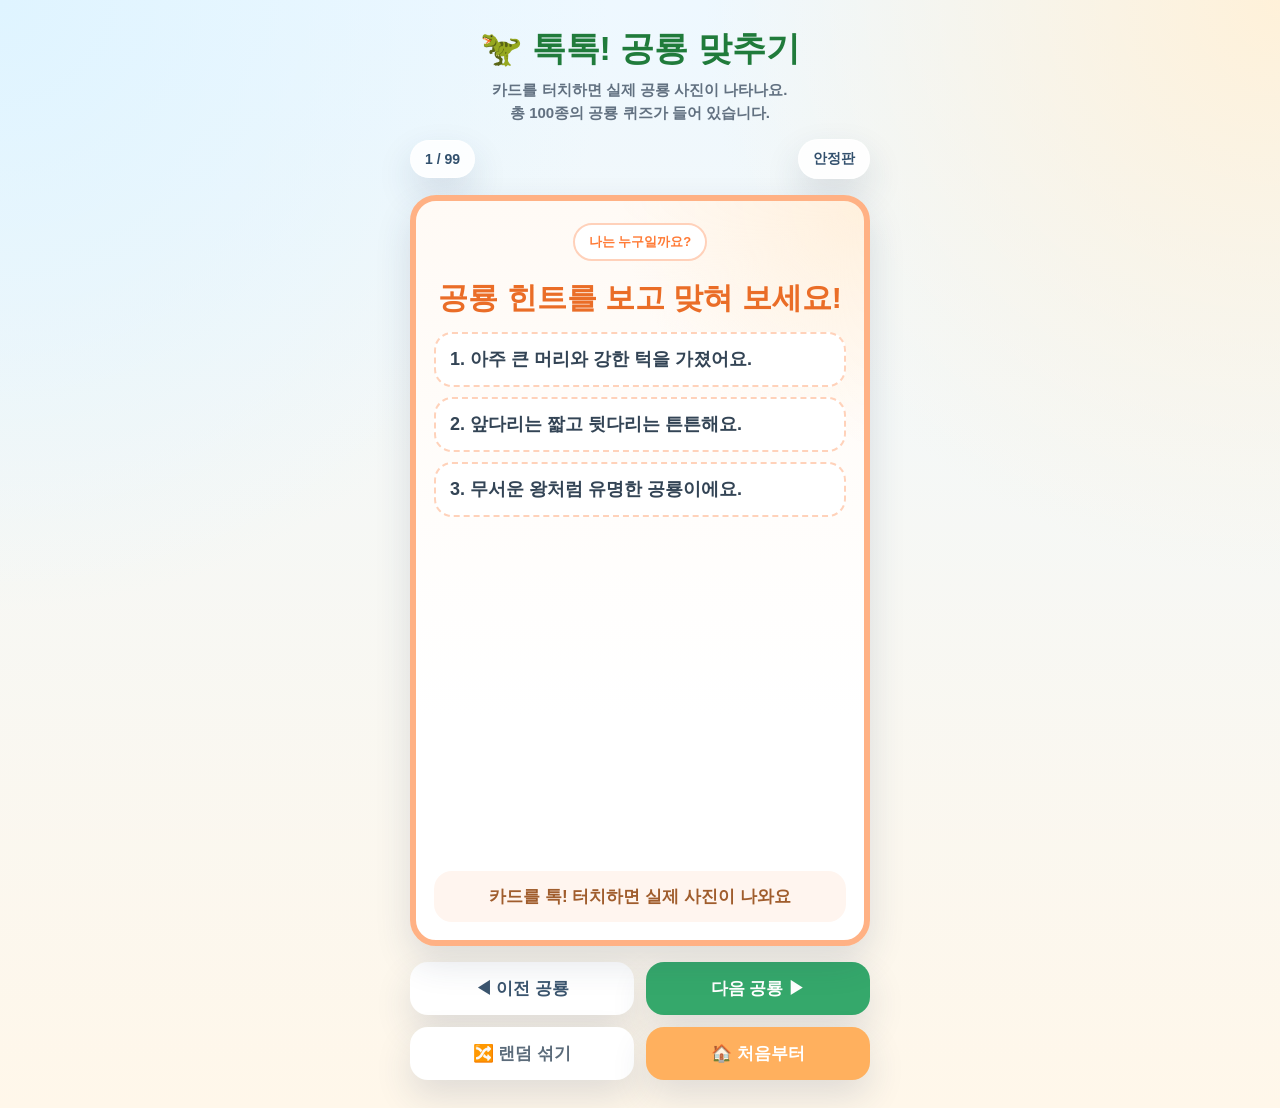
<file: index_balanced_fit.html>
<!DOCTYPE html>
<html lang="ko">
<head>
<meta charset="UTF-8">
<meta name="viewport" content="width=device-width, initial-scale=1.0, viewport-fit=cover">
<title>톡톡! 공룡 맞추기 - 실제 이미지 안정판</title>
<style>
:root {
  --bg1:#eef8ff; --bg2:#fff7ea; --card:#ffffff; --text:#213243; --muted:#627181;
  --shadow:0 16px 36px rgba(36,60,90,.14); --radius:26px;
}
* { box-sizing:border-box; -webkit-tap-highlight-color:transparent; }
html, body { margin:0; padding:0; }
body {
  min-height:100vh;
  font-family:'Malgun Gothic','맑은 고딕','Apple SD Gothic Neo','Noto Sans KR',sans-serif;
  color:var(--text);
  background:
    radial-gradient(circle at top left, #dff4ff 0%, transparent 36%),
    radial-gradient(circle at top right, #fff1d9 0%, transparent 34%),
    linear-gradient(180deg,var(--bg1),var(--bg2));
  display:flex; justify-content:center; padding:18px 12px 28px;
}
.app { width:min(100%, 460px); }
.header { text-align:center; margin-bottom:14px; }
h1 { margin:8px 0 6px; font-size:clamp(28px, 6vw, 34px); color:#207b3b; }
.sub { color:var(--muted); font-size:15px; line-height:1.55; font-weight:700; margin:0 auto 8px; }
.topbar { display:flex; justify-content:space-between; align-items:center; gap:10px; margin:10px 0 16px; }
.badge {
  background:rgba(255,255,255,.85); border:1px solid rgba(255,255,255,.9); box-shadow:var(--shadow);
  padding:10px 14px; border-radius:999px; font-weight:800; color:#32506d; font-size:14px;
}
.card-container { width:100%; aspect-ratio: 3 / 4.9; perspective:1200px; margin:0 auto; }
.card {
  width:100%; height:100%; position:relative; transform-style:preserve-3d;
  transition:transform .7s cubic-bezier(.2,.7,.2,1); cursor:pointer;
}
.card-container.flipped .card { transform:rotateY(180deg); }
.face {
  position:absolute; inset:0; backface-visibility:hidden; border-radius:var(--radius); overflow:hidden;
  box-shadow:var(--shadow); background:var(--card);
}
.front {
  border:6px solid #ffb184;
  background:
    radial-gradient(circle at top right, #fff0dd 0%, transparent 28%),
    linear-gradient(180deg, #fffaf5, #ffffff 70%);
  padding:22px 18px 18px;
  display:flex; flex-direction:column;
}
.back {
  border:6px solid #76d0b0;
  background:
    radial-gradient(circle at top left, #dffff2 0%, transparent 30%),
    linear-gradient(180deg, #f7fffb, #ffffff 70%);
  transform:rotateY(180deg);
  padding:18px 16px 16px;
  display:flex; flex-direction:column; align-items:center;
}
.prompt {
  display:inline-flex; align-self:center; background:#fff; border-radius:999px; padding:8px 14px;
  font-size:13px; font-weight:900; color:#ff7a35; border:2px solid #ffd1ba; margin-bottom:12px;
}
.qtitle { font-size:clamp(24px,5.6vw,30px); font-weight:900; line-height:1.25; margin:6px 0 12px; text-align:center; color:#ea6d27; }
.hints { display:grid; gap:10px; margin-top:4px; }
.hint {
  background:#fff; border:2px dashed #ffd2ba; border-radius:18px; padding:12px 14px; text-align:left;
  font-size:18px; line-height:1.5; font-weight:800; color:#334455;
}
.tapbox {
  margin-top:auto; text-align:center; padding:14px 12px; border-radius:18px; background:#fff5ef;
  color:#a05d2d; font-weight:900; font-size:17px;
}
.answer-name { margin:6px 0 4px; font-size:clamp(24px, 5.8vw, 30px); font-weight:900; color:#17825a; text-align:center; }
.meta { display:flex; flex-wrap:wrap; justify-content:center; gap:8px; margin-bottom:12px; }
.pill {
  background:#effaf5; color:#2f775d; border:1px solid #d0f1e5; padding:7px 11px; border-radius:999px;
  font-size:13px; font-weight:800;
}
.image-wrap {
  width:100%; flex:1; display:flex; align-items:center; justify-content:center;
  border-radius:22px; overflow:hidden; background:linear-gradient(180deg,#f2fffa,#eefcff); border:2px solid #d9f4eb;
  position:relative; isolation:isolate;
}
.image-fill {
  position:absolute; inset:0;
  background-position:center center;
  background-repeat:no-repeat;
  background-size:cover;
  filter:blur(14px) saturate(1.02) brightness(.96);
  transform:scale(1.08);
  opacity:.72;
  z-index:0;
}
.image-wrap::after {
  content:'';
  position:absolute; inset:0;
  background:radial-gradient(circle at center, rgba(255,255,255,.05) 0%, rgba(255,255,255,.20) 62%, rgba(255,255,255,.34) 100%);
  z-index:1;
  pointer-events:none;
}
.image-wrap img {
  width:100%; height:100%; object-fit:contain; object-position:center center; display:block;
  background:transparent; padding:8px 10px 18px; position:relative; z-index:2;
}
.overlay {
  position:absolute; left:12px; right:12px; bottom:12px; background:rgba(255,255,255,.88);
  border-radius:12px; padding:8px 10px; font-size:12px; line-height:1.45; font-weight:800; color:#52677b; text-align:center;
}
.source-link {
  margin-top:10px; text-align:center; font-size:13px; font-weight:800;
}
.source-link a {
  color:#2f7f62; text-decoration:none; border-bottom:1px dashed #2f7f62;
}
.backhint { margin-top:10px; text-align:center; color:#4d6a65; font-weight:800; font-size:14px; line-height:1.5; }
.controls { display:grid; grid-template-columns: 1fr 1fr; gap:12px; margin-top:16px; }
button {
  appearance:none; border:none; border-radius:18px; padding:15px 16px; font-size:17px; font-weight:900; cursor:pointer;
  box-shadow:var(--shadow);
}
button:active { transform:translateY(1px) scale(.995); }
.prev { background:#ffffff; color:#3b556e; }
.next { background:#35a86b; color:#fff; }
.bottom-controls { display:grid; grid-template-columns: 1fr 1fr; gap:12px; margin-top:12px; }
.secondary { background:#fff; color:#5b6b7a; }
.primary { background:#ffb05e; color:#fff; }
.footer { margin-top:14px; text-align:center; color:#6d7c8d; font-size:13px; font-weight:700; line-height:1.55; }
@media (max-width: 380px) {
  .hint { font-size:16px; }
  button { font-size:16px; }
  .image-wrap img { padding:6px 8px 16px; }
}
</style>
</head>
<body>
  <div class="app">
    <div class="header">
      <h1>🦖 톡톡! 공룡 맞추기</h1>
      <p class="sub">카드를 터치하면 실제 공룡 사진이 나타나요.<br>총 <strong>100종</strong>의 공룡 퀴즈가 들어 있습니다.</p>
    </div>

    <div class="topbar">
      <div class="badge" id="countBadge">1 / 100</div>
      <div class="badge">안정판</div>
    </div>

    <div class="card-container" id="cardContainer">
      <div class="card" id="card" onclick="flipCard()">
        <div class="face front">
          <div class="prompt">나는 누구일까요?</div>
          <div class="qtitle">공룡 힌트를 보고 맞혀 보세요!</div>
          <div class="hints" id="hintList"></div>
          <div class="tapbox">카드를 톡! 터치하면 실제 사진이 나와요</div>
        </div>

        <div class="face back">
          <div class="answer-name" id="dinoName">티라노사우루스</div>
          <div class="meta">
            <span class="pill" id="dinoDiet">육식</span>
            <span class="pill" id="dinoPeriod">백악기</span>
          </div>
          <div class="image-wrap">
            <div class="image-fill" id="imageFill" aria-hidden="true"></div>
            <img id="dinoImage" alt="공룡 이미지">
            <div class="overlay" id="overlayText">로딩 중...</div>
          </div>
          <div class="source-link" id="sourceLink"></div>
          <div class="backhint">일부 공룡은 첫 로딩에 몇 초 걸릴 수 있습니다.</div>
        </div>
      </div>
    </div>

    <div class="controls">
      <button class="prev" onclick="prevCard(event)">◀ 이전 공룡</button>
      <button class="next" onclick="nextCard(event)">다음 공룡 ▶</button>
    </div>

    <div class="bottom-controls">
      <button class="secondary" onclick="shuffleDeck(event)">🔀 랜덤 섞기</button>
      <button class="primary" onclick="goFirst(event)">🏠 처음부터</button>
    </div>
  </div>

<script>
// 기존에 작성해주신 100개의 공룡 데이터입니다.
const dinosaurs = [{"name": "티라노사우루스", "group": "theropod", "diet": "육식", "period": "백악기", "hints": ["아주 큰 머리와 강한 턱을 가졌어요.", "앞다리는 짧고 뒷다리는 튼튼해요.", "무서운 왕처럼 유명한 공룡이에요."], "wikiSearch": "Tyrannosaurus", "wikiPageUrl": "https://en.m.wikipedia.org/wiki/Tyrannosaurus"}, {"name": "트리케라톱스", "group": "ceratopsian", "diet": "초식", "period": "백악기", "hints": ["얼굴에 뿔이 세 개 있어요.", "목 뒤에 커다란 프릴이 있어요.", "네 발로 걸으며 풀을 먹었어요."], "wikiSearch": "Triceratops", "wikiPageUrl": "https://en.m.wikipedia.org/wiki/Triceratops"}, {"name": "브라키오사우루스", "group": "sauropod", "diet": "초식", "period": "쥐라기", "hints": ["목이 아주 길어요.", "앞다리가 뒷다리보다 조금 길어요.", "높은 나무 잎을 잘 먹었어요."], "wikiSearch": "Brachiosaurus", "wikiPageUrl": "https://en.m.wikipedia.org/wiki/Brachiosaurus"}, {"name": "스테고사우루스", "group": "stegosaur", "diet": "초식", "period": "쥐라기", "hints": ["등에 큰 판이 줄지어 있어요.", "꼬리 끝에 뾰족한 가시가 있어요.", "몸은 크지만 머리는 비교적 작아요."], "wikiSearch": "Stegosaurus", "wikiPageUrl": "https://en.m.wikipedia.org/wiki/Stegosaurus"}, {"name": "안킬로사우루스", "group": "ankylosaur", "diet": "초식", "period": "백악기", "hints": ["몸이 딱딱한 갑옷처럼 보여요.", "꼬리 끝이 둥근 곤봉처럼 생겼어요.", "천천히 걸었지만 방어를 잘했어요."], "wikiSearch": "Ankylosaurus", "wikiPageUrl": "https://en.m.wikipedia.org/wiki/Ankylosaurus"}, {"name": "벨로키랍토르", "group": "theropod", "diet": "육식", "period": "백악기", "hints": ["몸집은 생각보다 크지 않았어요.", "뒷발에 날카로운 발톱이 있었어요.", "빠르고 재빠른 사냥꾼으로 유명해요."], "wikiSearch": "Velociraptor", "wikiPageUrl": "https://en.m.wikipedia.org/wiki/Velociraptor"}, {"name": "디플로도쿠스", "group": "sauropod", "diet": "초식", "period": "쥐라기", "hints": ["목도 길고 꼬리도 아주 길어요.", "몸집이 매우 큰 초식 공룡이에요.", "무리를 지어 움직였을지도 몰라요."], "wikiSearch": "Diplodocus", "wikiPageUrl": "https://en.m.wikipedia.org/wiki/Diplodocus"}, {"name": "아파토사우루스", "group": "sauropod", "diet": "초식", "period": "쥐라기", "hints": ["거대한 몸집을 가진 목 긴 공룡이에요.", "목으로 높은 곳의 식물을 먹었어요.", "긴 꼬리도 함께 흔들렸어요."], "wikiSearch": "Apatosaurus", "wikiPageUrl": "https://en.m.wikipedia.org/wiki/Apatosaurus"}, {"name": "알로사우루스", "group": "theropod", "diet": "육식", "period": "쥐라기", "hints": ["큰 입과 날카로운 이빨을 가졌어요.", "두 다리로 걷는 무서운 사냥꾼이었어요.", "티라노사우루스보다 더 오래전 공룡이에요."], "wikiSearch": "Allosaurus", "wikiPageUrl": "https://en.m.wikipedia.org/wiki/Allosaurus"}, {"name": "스피노사우루스", "group": "theropod", "diet": "육식", "period": "백악기", "hints": ["등에 돛 같은 큰 구조가 있어요.", "주둥이가 길고 악어처럼 보이기도 해요.", "물가에서 물고기를 먹었을 가능성이 커요."], "wikiSearch": "Spinosaurus", "wikiPageUrl": "https://en.m.wikipedia.org/wiki/Spinosaurus"}, {"name": "파라사우롤로푸스", "group": "hadrosaur", "diet": "초식", "period": "백악기", "hints": ["머리 뒤로 길게 뻗은 관이 있어요.", "오리주둥이처럼 넓은 입을 가졌어요.", "소리를 내는 데 도움이 되었을지도 몰라요."], "wikiSearch": "Parasaurolophus", "wikiPageUrl": "https://en.m.wikipedia.org/wiki/Parasaurolophus"}, {"name": "파키케팔로사우루스", "group": "pachycephalosaur", "diet": "초식", "period": "백악기", "hints": ["머리 위가 둥글고 두꺼워요.", "머리뼈가 무척 단단했어요.", "이상한 머리 모양으로 유명해요."], "wikiSearch": "Pachycephalosaurus", "wikiPageUrl": "https://en.m.wikipedia.org/wiki/Pachycephalosaurus"}, {"name": "이구아노돈", "group": "ornithopod", "diet": "초식", "period": "백악기", "hints": ["엄지손가락이 뾰족했어요.", "두 발과 네 발을 모두 썼을 수 있어요.", "초기의 유명한 공룡 발견 중 하나예요."], "wikiSearch": "Iguanodon", "wikiPageUrl": "https://en.m.wikipedia.org/wiki/Iguanodon"}, {"name": "카르노타우루스", "group": "theropod", "diet": "육식", "period": "백악기", "hints": ["눈 위에 짧은 뿔이 있어요.", "앞다리가 아주아주 작아요.", "빠르게 달렸을 것으로 생각돼요."], "wikiSearch": "Carnotaurus", "wikiPageUrl": "https://en.m.wikipedia.org/wiki/Carnotaurus"}, {"name": "갈리미무스", "group": "ornithomimid", "diet": "잡식", "period": "백악기", "hints": ["타조처럼 길고 가는 다리를 가졌어요.", "빠르게 달리는 데 유리했어요.", "부리가 있어 보이는 입을 가졌어요."], "wikiSearch": "Gallimimus", "wikiPageUrl": "https://en.m.wikipedia.org/wiki/Gallimimus"}, {"name": "콤프소그나투스", "group": "theropod", "diet": "육식", "period": "쥐라기", "hints": ["아주 작은 몸집의 공룡이에요.", "두 발로 재빠르게 움직였어요.", "작은 동물을 잡아먹었을 거예요."], "wikiSearch": "Compsognathus", "wikiPageUrl": "https://en.m.wikipedia.org/wiki/Compsognathus"}, {"name": "딜로포사우루스", "group": "theropod", "diet": "육식", "period": "쥐라기", "hints": ["머리 위에 두 개의 볏이 있어요.", "두 발로 걷는 육식 공룡이에요.", "초기 대형 육식 공룡으로 알려져요."], "wikiSearch": "Dilophosaurus", "wikiPageUrl": "https://en.m.wikipedia.org/wiki/Dilophosaurus"}, {"name": "기가노토사우루스", "group": "theropod", "diet": "육식", "period": "백악기", "hints": ["아주 거대한 육식 공룡이에요.", "긴 몸과 큰 머리를 가졌어요.", "남아메리카에서 살았어요."], "wikiSearch": "Giganotosaurus", "wikiPageUrl": "https://en.m.wikipedia.org/wiki/Giganotosaurus"}, {"name": "카마라사우루스", "group": "sauropod", "diet": "초식", "period": "쥐라기", "hints": ["목이 길고 몸이 큰 초식 공룡이에요.", "코 쪽 머리뼈 모양이 독특해요.", "나무와 식물을 많이 먹었어요."], "wikiSearch": "Camarasaurus", "wikiPageUrl": "https://en.m.wikipedia.org/wiki/Camarasaurus"}, {"name": "코엘로피시스", "group": "theropod", "diet": "육식", "period": "트라이아스기", "hints": ["아주 오래전 초창기 공룡이에요.", "몸이 날씬하고 빨랐어요.", "무리로 살았을 가능성이 있어요."], "wikiSearch": "Coelophysis", "wikiPageUrl": "https://en.m.wikipedia.org/wiki/Coelophysis"}, {"name": "오비랍토르", "group": "oviraptorosaur", "diet": "잡식", "period": "백악기", "hints": ["부리처럼 보이는 입을 가졌어요.", "알과 둥지 근처 화석으로 유명해요.", "이름과 달리 꼭 알도둑은 아닐 수 있어요."], "wikiSearch": "Oviraptor", "wikiPageUrl": "https://en.m.wikipedia.org/wiki/Oviraptor"}, {"name": "마이아사우라", "group": "hadrosaur", "diet": "초식", "period": "백악기", "hints": ["새끼를 잘 돌본 공룡으로 유명해요.", "오리주둥이처럼 넓은 입이 있어요.", "무리를 이루어 살았을지도 몰라요."], "wikiSearch": "Maiasaura", "wikiPageUrl": "https://en.m.wikipedia.org/wiki/Maiasaura"}, {"name": "에드몬토사우루스", "group": "hadrosaur", "diet": "초식", "period": "백악기", "hints": ["오리주둥이 공룡 무리에 속해요.", "큰 무리를 지어 이동했을 수 있어요.", "넓은 입으로 식물을 잘 먹었어요."], "wikiSearch": "Edmontosaurus", "wikiPageUrl": "https://en.m.wikipedia.org/wiki/Edmontosaurus"}, {"name": "샨퉁고사우루스", "group": "hadrosaur", "diet": "초식", "period": "백악기", "hints": ["오리주둥이 공룡 중 아주 큰 편이에요.", "몸집이 커서 눈에 잘 띄었어요.", "식물을 많이 먹었어요."], "wikiSearch": "Shantungosaurus", "wikiPageUrl": "https://en.m.wikipedia.org/wiki/Shantungosaurus"}, {"name": "람베오사우루스", "group": "hadrosaur", "diet": "초식", "period": "백악기", "hints": ["머리에 멋진 볏이 있어요.", "오리주둥이 같은 입을 가졌어요.", "볏으로 소리를 냈을지도 몰라요."], "wikiSearch": "Lambeosaurus", "wikiPageUrl": "https://en.m.wikipedia.org/wiki/Lambeosaurus"}, {"name": "코리토사우루스", "group": "hadrosaur", "diet": "초식", "period": "백악기", "hints": ["머리 위 볏이 투구처럼 보여요.", "초식성 오리주둥이 공룡이에요.", "무리 생활을 했을 수 있어요."], "wikiSearch": "Corythosaurus", "wikiPageUrl": "https://en.m.wikipedia.org/wiki/Corythosaurus"}, {"name": "사우롤로푸스", "group": "hadrosaur", "diet": "초식", "period": "백악기", "hints": ["머리 뒤로 짧은 돌기가 나 있어요.", "오리주둥이 공룡 무리예요.", "식물을 뜯어 먹는 데 능숙했어요."], "wikiSearch": "Saurolophus", "wikiPageUrl": "https://en.m.wikipedia.org/wiki/Saurolophus"}, {"name": "펜타케라톱스", "group": "ceratopsian", "diet": "초식", "period": "백악기", "hints": ["얼굴 장식이 아주 화려해 보여요.", "큰 프릴과 여러 뿔이 특징이에요.", "트리케라톱스의 친척처럼 느껴져요."], "wikiSearch": "Pentaceratops", "wikiPageUrl": "https://en.m.wikipedia.org/wiki/Pentaceratops"}, {"name": "스티라코사우루스", "group": "ceratopsian", "diet": "초식", "period": "백악기", "hints": ["목 프릴에 긴 뿔들이 달려 있어요.", "코 쪽에도 큰 뿔이 있어요.", "화려한 얼굴 장식으로 유명해요."], "wikiSearch": "Styracosaurus", "wikiPageUrl": "https://en.m.wikipedia.org/wiki/Styracosaurus"}, {"name": "센트로사우루스", "group": "ceratopsian", "diet": "초식", "period": "백악기", "hints": ["코 위 큰 뿔이 눈에 띄어요.", "목 뒤 프릴이 있어요.", "무리 지어 살았을 가능성이 있어요."], "wikiSearch": "Centrosaurus", "wikiPageUrl": "https://en.m.wikipedia.org/wiki/Centrosaurus"}, {"name": "프로토케라톱스", "group": "ceratopsian", "diet": "초식", "period": "백악기", "hints": ["작은 몸집의 뿔공룡 친척이에요.", "큰 뿔은 없지만 프릴이 있어요.", "둥지와 알 화석으로도 유명해요."], "wikiSearch": "Protoceratops", "wikiPageUrl": "https://en.m.wikipedia.org/wiki/Protoceratops"}, {"name": "토로사우루스", "group": "ceratopsian", "diet": "초식", "period": "백악기", "hints": ["목 프릴이 아주 크고 넓어요.", "큰 몸집의 뿔공룡이에요.", "얼굴 장식이 멋져 보여요."], "wikiSearch": "Torosaurus", "wikiPageUrl": "https://en.m.wikipedia.org/wiki/Torosaurus"}, {"name": "코스모케라톱스", "group": "ceratopsian", "diet": "초식", "period": "백악기", "hints": ["프릴과 뿔 장식이 매우 화려해요.", "마치 왕관처럼 보이는 부분이 있어요.", "뿔공룡 중에서도 독특한 얼굴이에요."], "wikiSearch": "Kosmoceratops", "wikiPageUrl": "https://en.m.wikipedia.org/wiki/Kosmoceratops"}, {"name": "카스모사우루스", "group": "ceratopsian", "diet": "초식", "period": "백악기", "hints": ["목 뒤 프릴이 길고 넓어요.", "얼굴에 뿔이 있어요.", "초식성 뿔공룡이에요."], "wikiSearch": "Chasmosaurus", "wikiPageUrl": "https://en.m.wikipedia.org/wiki/Chasmosaurus"}, {"name": "유오플로케팔루스", "group": "ankylosaur", "diet": "초식", "period": "백악기", "hints": ["몸을 덮는 갑옷이 단단해 보여요.", "꼬리 곤봉으로 자신을 지켰어요.", "낮은 자세로 느리게 움직였어요."], "wikiSearch": "Euoplocephalus", "wikiPageUrl": "https://en.m.wikipedia.org/wiki/Euoplocephalus"}, {"name": "사우로펠타", "group": "ankylosaur", "diet": "초식", "period": "백악기", "hints": ["몸 옆과 등에 가시가 있어요.", "갑옷 같은 피부를 가졌어요.", "낮은 몸으로 식물을 먹었어요."], "wikiSearch": "Sauropelta", "wikiPageUrl": "https://en.m.wikipedia.org/wiki/Sauropelta"}, {"name": "노도사우루스", "group": "ankylosaur", "diet": "초식", "period": "백악기", "hints": ["몸에 단단한 판이 많이 있어요.", "갑옷공룡 무리에 속해요.", "방어에 강한 공룡이었어요."], "wikiSearch": "Nodosaurus", "wikiPageUrl": "https://en.m.wikipedia.org/wiki/Nodosaurus"}, {"name": "에드몬토니아", "group": "ankylosaur", "diet": "초식", "period": "백악기", "hints": ["어깨 쪽 큰 가시가 인상적이에요.", "몸 전체에 갑옷이 있어요.", "천천히 움직였지만 쉽게 당하지 않았어요."], "wikiSearch": "Edmontonia", "wikiPageUrl": "https://en.m.wikipedia.org/wiki/Edmontonia"}, {"name": "켄트로사우루스", "group": "stegosaur", "diet": "초식", "period": "쥐라기", "hints": ["등과 꼬리에 가시와 판이 있어요.", "스테고사우루스의 친척이에요.", "방어용 꼬리가 무서웠어요."], "wikiSearch": "Kentrosaurus", "wikiPageUrl": "https://en.m.wikipedia.org/wiki/Kentrosaurus"}, {"name": "후아양고사우루스", "group": "stegosaur", "diet": "초식", "period": "쥐라기", "hints": ["등에 판이 줄지어 있어요.", "가시가 몸을 지켜 주었어요.", "초기 스테고사우루스류 공룡이에요."], "wikiSearch": "Huayangosaurus", "wikiPageUrl": "https://en.m.wikipedia.org/wiki/Huayangosaurus"}, {"name": "미라가이아", "group": "stegosaur", "diet": "초식", "period": "쥐라기", "hints": ["목이 비교적 길다고 알려졌어요.", "등에 판이 있어요.", "식물을 먹는 스테고사우루스류예요."], "wikiSearch": "Miragaia", "wikiPageUrl": "https://en.m.wikipedia.org/wiki/Miragaia"}, {"name": "사우로포세이돈", "group": "sauropod", "diet": "초식", "period": "백악기", "hints": ["목이 아주 길고 키가 매우 컸어요.", "높은 곳의 나뭇잎을 먹기 좋았어요.", "엄청 큰 몸집으로 유명해요."], "wikiSearch": "Sauroposeidon", "wikiPageUrl": "https://en.m.wikipedia.org/wiki/Sauroposeidon"}, {"name": "아르젠티노사우루스", "group": "sauropod", "diet": "초식", "period": "백악기", "hints": ["아주아주 거대한 초식 공룡으로 유명해요.", "몸집이 커서 땅이 울릴 것 같아요.", "긴 목과 긴 꼬리를 가졌어요."], "wikiSearch": "Argentinosaurus", "wikiPageUrl": "https://en.m.wikipedia.org/wiki/Argentinosaurus"}, {"name": "파타고티탄", "group": "sauropod", "diet": "초식", "period": "백악기", "hints": ["정말 큰 몸집을 가진 티탄 공룡이에요.", "목이 길고 다리가 굵어요.", "풀과 나뭇잎을 많이 먹었어요."], "wikiSearch": "Patagotitan", "wikiPageUrl": "https://en.m.wikipedia.org/wiki/Patagotitan"}, {"name": "살타사우루스", "group": "sauropod", "diet": "초식", "period": "백악기", "hints": ["목 긴 초식 공룡 무리에 속해요.", "몸에 작은 갑옷 같은 구조가 있었어요.", "거대한 몸으로 식물을 먹었어요."], "wikiSearch": "Saltasaurus", "wikiPageUrl": "https://en.m.wikipedia.org/wiki/Saltasaurus"}, {"name": "마멘치사우루스", "group": "sauropod", "diet": "초식", "period": "쥐라기", "hints": ["목이 특히 아주 길어요.", "몸집도 매우 커요.", "높은 식물을 먹는 데 유리했어요."], "wikiSearch": "Mamenchisaurus", "wikiPageUrl": "https://en.m.wikipedia.org/wiki/Mamenchisaurus"}, {"name": "슈노사우루스", "group": "sauropod", "diet": "초식", "period": "쥐라기", "hints": ["목이 긴 초식 공룡이에요.", "꼬리 끝에 특별한 구조가 있었을지도 몰라요.", "큰 몸으로 천천히 움직였어요."], "wikiSearch": "Shunosaurus", "wikiPageUrl": "https://en.m.wikipedia.org/wiki/Shunosaurus"}, {"name": "오피스토코엘리카우디아", "group": "sauropod", "diet": "초식", "period": "백악기", "hints": ["거대한 티탄 공룡 무리의 한 종류예요.", "긴 목과 꼬리를 가졌어요.", "나무와 식물을 먹었어요."], "wikiSearch": "Opisthocoelicaudia", "wikiPageUrl": "https://en.m.wikipedia.org/wiki/Opisthocoelicaudia"}, {"name": "테라토폰يوس", "group": "theropod", "diet": "육식", "period": "백악기", "hints": ["티라노사우루스 친척 무리에 속해요.", "큰 머리와 강한 턱을 가졌어요.", "무서운 사냥꾼이었어요."], "wikiSearch": "Teratophoneus", "wikiPageUrl": "https://en.m.wikipedia.org/wiki/Teratophoneus"}, {"name": "다스플레토사우루스", "group": "theropod", "diet": "육식", "period": "백악기", "hints": ["티라노사우루스와 비슷한 친척이에요.", "큰 이빨과 강한 턱을 가졌어요.", "백악기의 육식 공룡이에요."], "wikiSearch": "Daspletosaurus", "wikiPageUrl": "https://en.m.wikipedia.org/wiki/Daspletosaurus"}, {"name": "타르보사우루스", "group": "theropod", "diet": "육식", "period": "백악기", "hints": ["아시아에서 살던 큰 티라노사우루스 친척이에요.", "머리가 크고 힘이 셌어요.", "무서운 육식 공룡으로 알려져요."], "wikiSearch": "Tarbosaurus", "wikiPageUrl": "https://en.m.wikipedia.org/wiki/Tarbosaurus"}, {"name": "알버토사우루스", "group": "theropod", "diet": "육식", "period": "백악기", "hints": ["티라노사우루스 친척 공룡이에요.", "강한 턱과 날카로운 이빨이 있어요.", "두 다리로 걷는 큰 사냥꾼이에요."], "wikiSearch": "Albertosaurus", "wikiPageUrl": "https://en.m.wikipedia.org/wiki/Albertosaurus"}, {"name": "마푸사우루스", "group": "theropod", "diet": "육식", "period": "백악기", "hints": ["남아메리카의 큰 육식 공룡이에요.", "길고 큰 몸을 가졌어요.", "무리 사냥 이야기로도 유명해요."], "wikiSearch": "Mapusaurus", "wikiPageUrl": "https://en.m.wikipedia.org/wiki/Mapusaurus"}, {"name": "아크로칸토사우루스", "group": "theropod", "diet": "육식", "period": "백악기", "hints": ["등 쪽 척추가 높게 솟아 있어요.", "큰 몸집의 육식 공룡이에요.", "두 발로 걸으며 사냥했어요."], "wikiSearch": "Acrocanthosaurus", "wikiPageUrl": "https://en.m.wikipedia.org/wiki/Acrocanthosaurus"}, {"name": "세라토사우루스", "group": "theropod", "diet": "육식", "period": "쥐라기", "hints": ["코 위에 뿔 같은 돌기가 있어요.", "날카로운 이빨을 가졌어요.", "두 발로 걷는 육식 공룡이에요."], "wikiSearch": "Ceratosaurus", "wikiPageUrl": "https://en.m.wikipedia.org/wiki/Ceratosaurus"}, {"name": "토르보사우루스", "group": "theropod", "diet": "육식", "period": "쥐라기", "hints": ["매우 큰 육식 공룡이에요.", "강한 턱과 큰 이빨이 있어요.", "쥐라기의 무서운 사냥꾼이었어요."], "wikiSearch": "Torvosaurus", "wikiPageUrl": "https://en.m.wikipedia.org/wiki/Torvosaurus"}, {"name": "메갈로사우루스", "group": "theropod", "diet": "육식", "period": "쥐라기", "hints": ["아주 일찍 이름이 붙은 공룡 중 하나예요.", "큰 육식 공룡으로 알려졌어요.", "두 발로 걷는 사냥꾼이었어요."], "wikiSearch": "Megalosaurus", "wikiPageUrl": "https://en.m.wikipedia.org/wiki/Megalosaurus"}, {"name": "유타랍토르", "group": "theropod", "diet": "육식", "period": "백악기", "hints": ["랩터 무리 중 몸집이 큰 편이에요.", "뒷발의 큰 발톱이 특징이에요.", "재빠른 육식 공룡이에요."], "wikiSearch": "Utahraptor", "wikiPageUrl": "https://en.m.wikipedia.org/wiki/Utahraptor"}, {"name": "데이노니쿠스", "group": "theropod", "diet": "육식", "period": "백악기", "hints": ["랩터 공룡으로 유명해요.", "뒷발의 날카로운 발톱이 무서워요.", "빠르고 민첩했어요."], "wikiSearch": "Deinonychus", "wikiPageUrl": "https://en.m.wikipedia.org/wiki/Deinonychus"}, {"name": "드로마이오사우루스", "group": "theropod", "diet": "육식", "period": "백악기", "hints": ["랩터 무리에 속하는 육식 공룡이에요.", "날카로운 발톱을 가졌어요.", "작지만 사냥 실력이 좋았을 거예요."], "wikiSearch": "Dromaeosaurus", "wikiPageUrl": "https://en.m.wikipedia.org/wiki/Dromaeosaurus"}, {"name": "트루돈", "group": "theropod", "diet": "잡식", "period": "백악기", "hints": ["몸집은 크지 않아요.", "눈이 커서 밤에도 잘 봤을지 몰라요.", "영리한 공룡으로 자주 소개돼요."], "wikiSearch": "Troodon", "wikiPageUrl": "https://en.m.wikipedia.org/wiki/Troodon"}, {"name": "오르니토미무스", "group": "ornithomimid", "diet": "잡식", "period": "백악기", "hints": ["타조처럼 날씬한 몸을 가졌어요.", "빠르게 달리는 데 유리했어요.", "부리 같은 입이 있어요."], "wikiSearch": "Ornithomimus", "wikiPageUrl": "https://en.m.wikipedia.org/wiki/Ornithomimus"}, {"name": "스트루티오미무스", "group": "ornithomimid", "diet": "잡식", "period": "백악기", "hints": ["타조 닮은 공룡으로 알려져요.", "긴 다리로 빨리 달렸어요.", "가벼운 몸집으로 움직였어요."], "wikiSearch": "Struthiomimus", "wikiPageUrl": "https://en.m.wikipedia.org/wiki/Struthiomimus"}, {"name": "테리지노사우루스", "group": "therizinosaur", "diet": "초식", "period": "백악기", "hints": ["앞발 발톱이 아주 길어요.", "이상하고 신기한 모습으로 유명해요.", "주로 식물을 먹었을 가능성이 커요."], "wikiSearch": "Therizinosaurus", "wikiPageUrl": "https://en.m.wikipedia.org/wiki/Therizinosaurus"}, {"name": "세그노사우루스", "group": "therizinosaur", "diet": "초식", "period": "백악기", "hints": ["긴 발톱을 가진 친척 무리예요.", "몸은 특이하고 느긋해 보여요.", "식물을 먹었을 것으로 생각돼요."], "wikiSearch": "Segnosaurus", "wikiPageUrl": "https://en.m.wikipedia.org/wiki/Segnosaurus"}, {"name": "베이피아오사우루스", "group": "therizinosaur", "diet": "초식", "period": "백악기", "hints": ["깃털 흔적이 알려진 공룡이에요.", "긴 팔과 발톱이 특징이에요.", "독특한 모습의 식물 먹는 공룡이에요."], "wikiSearch": "Beipiaosaurus", "wikiPageUrl": "https://en.m.wikipedia.org/wiki/Beipiaosaurus"}, {"name": "카우딥테릭스", "group": "oviraptorosaur", "diet": "잡식", "period": "백악기", "hints": ["깃털이 있었던 공룡으로 유명해요.", "몸집이 비교적 작아요.", "새와 닮은 점이 보여요."], "wikiSearch": "Caudipteryx", "wikiPageUrl": "https://en.m.wikipedia.org/wiki/Caudipteryx"}, {"name": "안주", "group": "oviraptorosaur", "diet": "잡식", "period": "백악기", "hints": ["부리 같은 입을 가졌어요.", "깃털이 있었을 가능성이 커요.", "알과 둥지와 관련해 자주 떠올려져요."], "wikiSearch": "Anzu", "wikiPageUrl": "https://en.m.wikipedia.org/wiki/Anzu"}, {"name": "기간토랍토르", "group": "oviraptorosaur", "diet": "잡식", "period": "백악기", "hints": ["오비랍토르 친척 중 큰 몸집을 가졌어요.", "부리 같은 입이 특징이에요.", "이름처럼 거대한 편이에요."], "wikiSearch": "Gigantoraptor", "wikiPageUrl": "https://en.m.wikipedia.org/wiki/Gigantoraptor"}, {"name": "프시타코사우루스", "group": "ceratopsian", "diet": "초식", "period": "백악기", "hints": ["앵무새 같은 부리가 있어요.", "뿔공룡 친척이지만 몸집이 작아요.", "두 발로도 잘 움직였어요."], "wikiSearch": "Psittacosaurus", "wikiPageUrl": "https://en.m.wikipedia.org/wiki/Psittacosaurus"}, {"name": "레아엘리나사우라", "group": "ornithopod", "diet": "초식", "period": "백악기", "hints": ["몸집이 작고 민첩한 초식 공룡이에요.", "두 발로 빨리 달렸을 수 있어요.", "추운 지역 적응 이야기로도 유명해요."], "wikiSearch": "Leaellynasaura", "wikiPageUrl": "https://en.m.wikipedia.org/wiki/Leaellynasaura"}, {"name": "하이파실로포돈", "group": "ornithopod", "diet": "초식", "period": "백악기", "hints": ["작고 재빠른 초식 공룡이에요.", "두 발로 잘 달렸어요.", "식물을 뜯어 먹었어요."], "wikiSearch": "Hypsilophodon", "wikiPageUrl": "https://en.m.wikipedia.org/wiki/Hypsilophodon"}, {"name": "텐온토사우루스", "group": "ornithopod", "diet": "초식", "period": "백악기", "hints": ["중간 크기의 초식 공룡이에요.", "튼튼한 몸과 긴 꼬리를 가졌어요.", "식물을 많이 먹었어요."], "wikiSearch": "Tenontosaurus", "wikiPageUrl": "https://en.m.wikipedia.org/wiki/Tenontosaurus"}, {"name": "드리오사우루스", "group": "ornithopod", "diet": "초식", "period": "쥐라기", "hints": ["가볍고 재빠른 초식 공룡이에요.", "두 발로 빠르게 움직였어요.", "작은 몸으로 숲을 누볐을 거예요."], "wikiSearch": "Dryosaurus", "wikiPageUrl": "https://en.m.wikipedia.org/wiki/Dryosaurus"}, {"name": "캄프토사우루스", "group": "ornithopod", "diet": "초식", "period": "쥐라기", "hints": ["이구아노돈 친척 같은 초식 공룡이에요.", "식물을 먹는 데 알맞은 입을 가졌어요.", "두 발과 네 발을 모두 썼을 수 있어요."], "wikiSearch": "Camptosaurus", "wikiPageUrl": "https://en.m.wikipedia.org/wiki/Camptosaurus"}, {"name": "피나코사우루스", "group": "ankylosaur", "diet": "초식", "period": "백악기", "hints": ["몸에 갑옷을 두른 듯한 공룡이에요.", "낮게 깔린 자세가 특징이에요.", "포식자에게 쉽게 당하지 않았어요."], "wikiSearch": "Pinacosaurus", "wikiPageUrl": "https://en.m.wikipedia.org/wiki/Pinacosaurus"}, {"name": "탈라룰루스", "group": "ankylosaur", "diet": "초식", "period": "백악기", "hints": ["갑옷공룡 무리예요.", "몸을 단단한 판이 지켜 주었어요.", "식물을 먹으며 지냈어요."], "wikiSearch": "Talarurus", "wikiPageUrl": "https://en.m.wikipedia.org/wiki/Talarurus"}, {"name": "렉소비사우루스", "group": "stegosaur", "diet": "초식", "period": "쥐라기", "hints": ["등에 판과 가시가 있어요.", "스테고사우루스와 비슷한 친척이에요.", "방어에 유리한 몸이었어요."], "wikiSearch": "Lexovisaurus", "wikiPageUrl": "https://en.m.wikipedia.org/wiki/Lexovisaurus"}, {"name": "드라코렉스", "group": "pachycephalosaur", "diet": "초식", "period": "백악기", "hints": ["머리에 울퉁불퉁한 돌기가 많아요.", "이름이 용처럼 들려요.", "독특한 머리 모양으로 유명해요."], "wikiSearch": "Dracorex", "wikiPageUrl": "https://en.m.wikipedia.org/wiki/Dracorex"}, {"name": "스티기몰로크", "group": "pachycephalosaur", "diet": "초식", "period": "백악기", "hints": ["머리 뒤쪽에 뿔 같은 돌기가 있어요.", "두꺼운 머리뼈 친척으로 알려져요.", "재미있는 머리 모양이 특징이에요."], "wikiSearch": "Stygimoloch", "wikiPageUrl": "https://en.m.wikipedia.org/wiki/Stygimoloch"}, {"name": "호마로케팔레", "group": "pachycephalosaur", "diet": "초식", "period": "백악기", "hints": ["머리 위가 둥글게 두꺼워 보여요.", "몸집이 크지 않아요.", "특이한 머리뼈로 구별돼요."], "wikiSearch": "Homalocephale", "wikiPageUrl": "https://en.m.wikipedia.org/wiki/Homalocephale"}, {"name": "무타부라사우루스", "group": "ornithopod", "diet": "초식", "period": "백악기", "hints": ["코 부분이 불룩한 독특한 얼굴이에요.", "중간 크기의 초식 공룡이에요.", "무리 생활을 했을 수 있어요."], "wikiSearch": "Muttaburrasaurus", "wikiPageUrl": "https://en.m.wikipedia.org/wiki/Muttaburrasaurus"}, {"name": "이리타토르", "group": "theropod", "diet": "육식", "period": "백악기", "hints": ["스피노사우루스 친척이에요.", "주둥이가 길고 물고기 먹기에 유리했어요.", "물가 생활과 관련해 자주 언급돼요."], "wikiSearch": "Irritator", "wikiPageUrl": "https://en.m.wikipedia.org/wiki/Irritator"}, {"name": "바리오닉스", "group": "theropod", "diet": "육식", "period": "백악기", "hints": ["긴 주둥이와 큰 앞발 갈고리를 가졌어요.", "물고기를 잘 잡았을 가능성이 커요.", "스피노사우루스 친척 무리예요."], "wikiSearch": "Baryonyx", "wikiPageUrl": "https://en.m.wikipedia.org/wiki/Baryonyx"}, {"name": "수코미무스", "group": "theropod", "diet": "육식", "period": "백악기", "hints": ["악어처럼 긴 주둥이를 가졌어요.", "물가에서 먹이를 찾았을 것 같아요.", "등 쪽에 낮은 돛 같은 구조가 있어요."], "wikiSearch": "Suchomimus", "wikiPageUrl": "https://en.m.wikipedia.org/wiki/Suchomimus"}, {"name": "시노르니토사우루스", "group": "theropod", "diet": "육식", "period": "백악기", "hints": ["작고 깃털이 있었던 랩터 친척이에요.", "빠르고 민첩했어요.", "새와 가까운 특징이 보여요."], "wikiSearch": "Sinornithosaurus", "wikiPageUrl": "https://en.m.wikipedia.org/wiki/Sinornithosaurus"}, {"name": "미크로랍토르", "group": "theropod", "diet": "육식", "period": "백악기", "hints": ["팔과 다리에 깃털이 있었어요.", "나무 사이를 활공했을 가능성이 있어요.", "아주 \n작은 육식 공룡이에요."], "wikiSearch": "Microraptor", "wikiPageUrl": "https://en.m.wikipedia.org/wiki/Microraptor"}, {"name": "앙키오르니스", "group": "birdlike", "diet": "잡식", "period": "쥐라기", "hints": ["깃털이 잘 알려진 작은 공룡이에요.", "새와 닮은 모습이 많아요.", "가벼운 몸으로 움직였어요."], "wikiSearch": "Anchiornis", "wikiPageUrl": "https://en.m.wikipedia.org/wiki/Anchiornis"}, {"name": "아르카이옵테릭스", "group": "birdlike", "diet": "잡식", "period": "쥐라기", "hints": ["공룡과 새의 중간 느낌으로 유명해요.", "깃털과 날개가 있었어요.", "아주 중요한 화석으로 알려져요."], "wikiSearch": "Archaeopteryx", "wikiPageUrl": "https://en.m.wikipedia.org/wiki/Archaeopteryx"}, {"name": "콘코랍토르", "group": "oviraptorosaur", "diet": "잡식", "period": "백악기", "hints": ["부리 같은 입이 있어요.", "오비랍토르 친척이에요.", "알과 둥지 이야기에 자주 등장해요."], "wikiSearch": "Conchoraptor", "wikiPageUrl": "https://en.m.wikipedia.org/wiki/Conchoraptor"}, {"name": "몬오니쿠스", "group": "alvarezsaur", "diet": "곤충식", "period": "백악기", "hints": ["앞발이 짧지만 특별한 손가락이 있어요.", "작고 가벼운 몸집을 가졌어요.", "곤충을 먹었을 가능성이 이야기돼요."], "wikiSearch": "Mononykus", "wikiPageUrl": "https://en.m.wikipedia.org/wiki/Mononykus"}, {"name": "알바레즈사우루스", "group": "alvarezsaur", "diet": "곤충식", "period": "백악기", "hints": ["몸집이 작고 빠른 공룡이에요.", "앞발 구조가 독특해요.", "곤충을 찾는 데 유리했을지도 몰라요."], "wikiSearch": "Alvarezsaurus", "wikiPageUrl": "https://en.m.wikipedia.org/wiki/Alvarezsaurus"}, {"name": "파키리노사우루스", "group": "ceratopsian", "diet": "초식", "period": "백악기", "hints": ["코에 큰 뿔 대신 두꺼운 혹 같은 구조가 있어요.", "프릴이 넓고 멋져요.", "뿔공룡 친척이에요."], "wikiSearch": "Pachyrhinosaurus", "wikiPageUrl": "https://en.m.wikipedia.org/wiki/Pachyrhinosaurus"}, {"name": "아켈로우사우루스", "group": "ceratopsian", "diet": "초식", "period": "백악기", "hints": ["뿔공룡 친척이에요.", "코 쪽 장식이 독특해요.", "큰 프릴이 뒤쪽에 있어요."], "wikiSearch": "Achelousaurus", "wikiPageUrl": "https://en.m.wikipedia.org/wiki/Achelousaurus"}, {"name": "에이니오사우루스", "group": "ceratopsian", "diet": "초식", "period": "백악기", "hints": ["앞쪽 코뿔이 굽은 모습이 특징이에요.", "목 뒤 프릴이 있어요.", "화려한 얼굴 장식이 멋져요."], "wikiSearch": "Einiosaurus", "wikiPageUrl": "https://en.m.wikipedia.org/wiki/Einiosaurus"}, {"name": "나수토케라톱스", "group": "ceratopsian", "diet": "초식", "period": "백악기", "hints": ["옆으로 휘어진 긴 뿔이 눈에 띄어요.", "귀여운 이름과 멋진 얼굴을 가졌어요.", "큰 프릴도 함께 보여요."], "wikiSearch": "Nasutoceratops", "wikiPageUrl": "https://en.m.wikipedia.org/wiki/Nasutoceratops"}, {"name": "디아블로케라톱스", "group": "ceratopsian", "diet": "초식", "period": "백악기", "hints": ["프릴에 튀어나온 뿔이 인상적이에요.", "얼굴 장식이 아주 화려해요.", "뿔공룡 무리에 속해요."], "wikiSearch": "Diabloceratops", "wikiPageUrl": "https://en.m.wikipedia.org/wiki/Diabloceratops"}, {"name": "아마르가사우루스", "group": "sauropod", "diet": "초식", "period": "백악기", "hints": ["목 쪽 척추 돌기가 길게 솟아 있어요.", "목 긴 초식 공룡이에요.", "독특한 등과 목 모양으로 유명해요."], "wikiSearch": "Amargasaurus", "wikiPageUrl": "https://en.m.wikipedia.org/wiki/Amargasaurus"}, {"name": "니제르사우루스", "group": "sauropod", "diet": "초식", "period": "백악기", "hints": ["입이 넓고 이빨이 많이 있었어요.", "낮은 풀을 먹기 좋았어요.", "목 긴 초식 공룡이지만 얼굴이 독특해요."], "wikiSearch": "Nigersaurus", "wikiPageUrl": "https://en.m.wikipedia.org/wiki/Nigersaurus"}];

let deck = [...dinosaurs];
let currentIndex = 0;

const cardContainer = document.getElementById('cardContainer');
const hintList = document.getElementById('hintList');
const dinoName = document.getElementById('dinoName');
const dinoDiet = document.getElementById('dinoDiet');
const dinoPeriod = document.getElementById('dinoPeriod');
const dinoImage = document.getElementById('dinoImage');
const imageFill = document.getElementById('imageFill');
const countBadge = document.getElementById('countBadge');
const sourceLink = document.getElementById('sourceLink');
const overlayText = document.getElementById('overlayText');

function fallbackSvg(label) {
  return 'data:image/svg+xml;charset=UTF-8,' + encodeURIComponent(
    '<svg xmlns="http://www.w3.org/2000/svg" width="800" height="520" viewBox="0 0 800 520">' +
    '<rect width="100%" height="100%" fill="#eefaf5"/>' +
    '<ellipse cx="400" cy="450" rx="260" ry="36" fill="#d8eadf"/>' +
    '<ellipse cx="320" cy="285" rx="182" ry="98" fill="#69c36f"/>' +
    '<ellipse cx="500" cy="235" rx="84" ry="62" fill="#69c36f"/>' +
    '<circle cx="525" cy="222" r="7" fill="#222"/>' +
    '<path d="M548 242 Q590 248 620 266" fill="none" stroke="#4b9e56" stroke-width="10" stroke-linecap="round"/>' +
    '<path d="M145 270 Q60 240 20 190 Q35 255 98 292" fill="none" stroke="#69c36f" stroke-width="32" stroke-linecap="round"/>' +
    '<path d="M250 340 L225 432" stroke="#4b9e56" stroke-width="28" stroke-linecap="round"/>' +
    '<path d="M338 342 L323 432" stroke="#4b9e56" stroke-width="28" stroke-linecap="round"/>' +
    '<path d="M445 258 L425 300" stroke="#4b9e56" stroke-width="18" stroke-linecap="round"/>' +
    '<path d="M465 265 L445 305" stroke="#4b9e56" stroke-width="18" stroke-linecap="round"/>' +
    '<text x="400" y="72" text-anchor="middle" font-size="36" font-family="sans-serif" fill="#2f7f62" font-weight="700">' + label + '</text>' +
    '<text x="400" y="112" text-anchor="middle" font-size="20" font-family="sans-serif" fill="#56717c" font-weight="600">등록된 사진이 없어 임시 그림을 표시합니다.</text>' +
    '</svg>'
  );
}

function updateCard() {
  cardContainer.classList.remove('flipped');
  setTimeout(async () => {
    const d = deck[currentIndex];
    hintList.innerHTML = d.hints.map((h, i) => `<div class="hint">${i + 1}. ${h}</div>`).join('');
    dinoName.textContent = d.name;
    dinoDiet.textContent = d.diet;
    dinoPeriod.textContent = d.period;
    countBadge.textContent = `${currentIndex + 1} / ${deck.length}`;
    sourceLink.innerHTML = `<a href="${d.wikiPageUrl}" target="_blank" rel="noopener noreferrer">위키백과 원문 보기</a>`;
    overlayText.textContent = "위키백과 실제 공룡 사진/복원도입니다.";
    imageFill.style.backgroundImage = 'none';

    dinoImage.onerror = () => {
      dinoImage.onerror = null;
      const fallback = fallbackSvg(d.name);
      dinoImage.src = fallback;
      imageFill.style.backgroundImage = `url("${fallback}")`;
      overlayText.textContent = "이미지를 불러오지 못해 대체 그림을 표시합니다.";
    };

    try {
      // 영문 이름(wikiSearch)을 활용해 위키백과 공식 API에서 이미지만 깔끔하게 가져옵니다.
      const response = await fetch(`https://en.wikipedia.org/api/rest_v1/page/summary/${d.wikiSearch}`);
      const data = await response.json();

      if (data.thumbnail && data.thumbnail.source) {
        // 모바일에서도 선명하게 보이도록 600px 고화질로 썸네일을 요청합니다.
        const highResUrl = data.thumbnail.source.replace(/\/\d+px-/, '/600px-');
        dinoImage.src = highResUrl;
        imageFill.style.backgroundImage = `url("${highResUrl}")`;
        dinoImage.alt = d.name + " 실제 이미지";
      } else {
        throw new Error("이미지 없음");
      }
    } catch (error) {
      const fallback = fallbackSvg(d.name);
      dinoImage.src = fallback;
      imageFill.style.backgroundImage = `url("${fallback}")`;
      overlayText.textContent = "등록된 이미지가 없어 대체 그림을 표시합니다.";
    }
  }, 180);
}

function flipCard() {
  cardContainer.classList.toggle('flipped');
}

function nextCard(e) {
  if (e) e.stopPropagation();
  currentIndex = (currentIndex + 1) % deck.length;
  updateCard();
}

function prevCard(e) {
  if (e) e.stopPropagation();
  currentIndex = (currentIndex - 1 + deck.length) % deck.length;
  updateCard();
}

function shuffleArray(arr) {
  for (let i = arr.length - 1; i > 0; i--) {
    const j = Math.floor(Math.random() * (i + 1));
    [arr[i], arr[j]] = [arr[j], arr[i]];
  }
}

function shuffleDeck(e) {
  if (e) e.stopPropagation();
  deck = [...dinosaurs];
  shuffleArray(deck);
  currentIndex = 0;
  updateCard();
}

function goFirst(e) {
  if (e) e.stopPropagation();
  deck = [...dinosaurs];
  currentIndex = 0;
  updateCard();
}

window.addEventListener('keydown', (e) => {
  if (e.key === 'ArrowRight') nextCard();
  if (e.key === 'ArrowLeft') prevCard();
  if (e.key === ' ' || e.key === 'Enter') {
    e.preventDefault();
    flipCard();
  }
});

updateCard();
</script>
</body>
</html>
</file>
